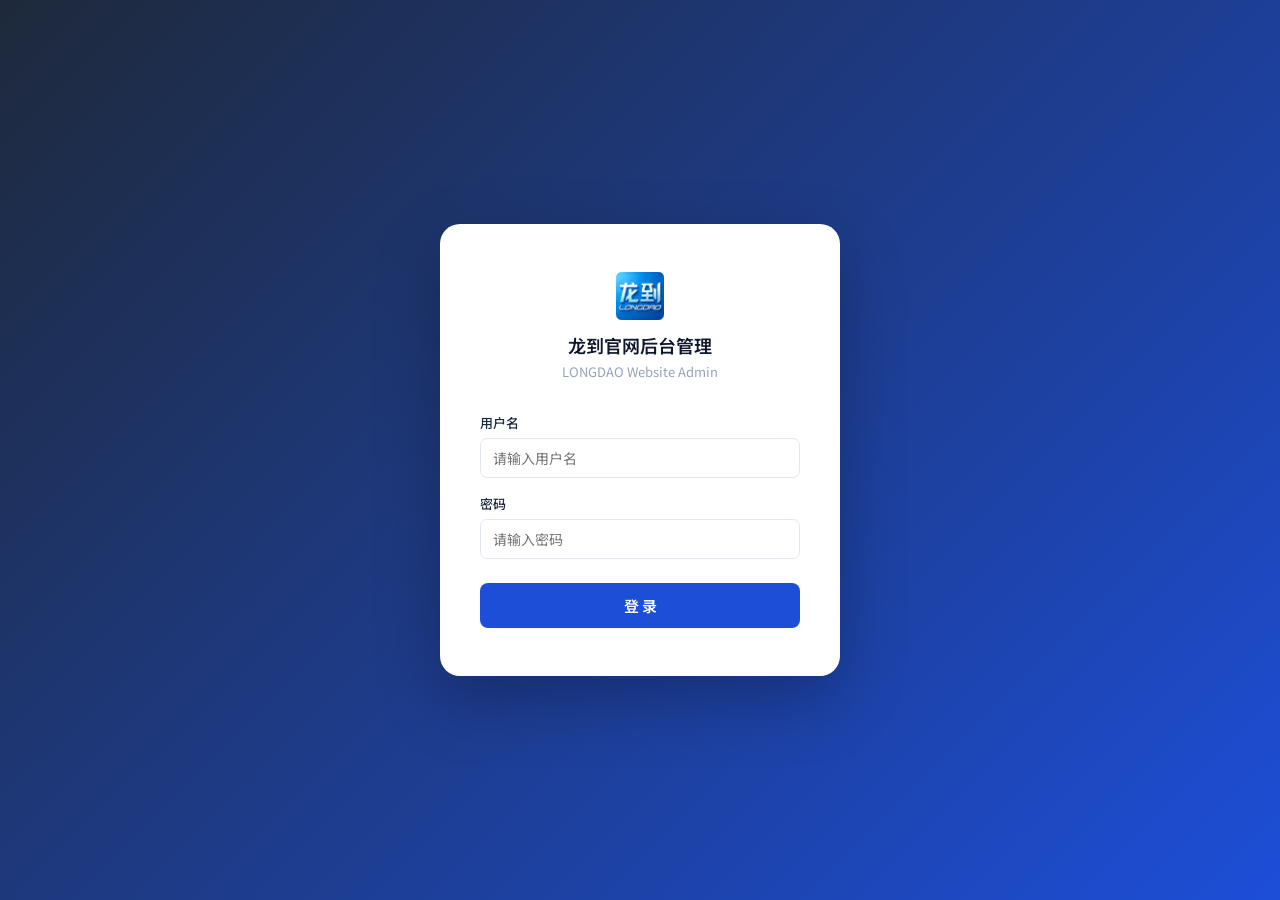
<file: admin.html>
<!DOCTYPE html>
<html lang="zh-CN">
<head>
  <meta charset="UTF-8" />
  <meta name="viewport" content="width=device-width, initial-scale=1.0" />
  <title>龙到官网后台管理系统</title>
  <link rel="preconnect" href="https://fonts.googleapis.com" />
  <link href="https://fonts.googleapis.com/css2?family=Noto+Sans+SC:wght@300;400;500;600;700&display=swap" rel="stylesheet" />
  <style>
    *, *::before, *::after { box-sizing: border-box; margin: 0; padding: 0; }
    :root {
      --primary: #1d4ed8; --primary-light: #2563eb; --primary-dark: #1e40af;
      --accent: #0ea5e9; --dark: #0f172a; --dark-2: #1e293b;
      --text: #1e293b; --text-2: #475569; --text-3: #94a3b8;
      --bg: #f8fafc; --bg-white: #ffffff; --border: #e2e8f0;
      --success: #16a34a; --danger: #dc2626; --warning: #d97706;
      --sidebar-w: 240px;
      --radius: 10px;
      --shadow: 0 1px 4px rgba(0,0,0,0.08);
      --shadow-md: 0 4px 16px rgba(0,0,0,0.08);
    }
    body { font-family: 'Noto Sans SC', -apple-system, sans-serif; background: var(--bg); color: var(--text); display: flex; min-height: 100vh; }

    /* ===== 登录页 ===== */
    #loginPage {
      position: fixed; inset: 0; background: linear-gradient(135deg,#1e293b 0%,#1d4ed8 100%);
      display: flex; align-items: center; justify-content: center; z-index: 9999;
    }
    .login-box {
      background: white; border-radius: 20px; padding: 48px 40px;
      width: 400px; max-width: 90vw;
      box-shadow: 0 24px 64px rgba(0,0,0,0.25);
    }
    .login-logo { text-align: center; margin-bottom: 32px; }
    .login-logo img { height: 48px; margin-bottom: 12px; display: block; margin-left: auto; margin-right: auto; }
    .login-logo h2 { font-size: 18px; font-weight: 600; color: var(--dark); }
    .login-logo p { font-size: 13px; color: var(--text-3); margin-top: 4px; }
    .login-form .form-group { margin-bottom: 16px; }
    .login-form label { display: block; font-size: 13px; font-weight: 500; color: var(--text); margin-bottom: 6px; }
    .login-form input {
      width: 100%; padding: 10px 14px; border: 1.5px solid var(--border);
      border-radius: 8px; font-size: 14px; font-family: inherit;
      transition: border-color 0.2s; outline: none;
    }
    .login-form input:focus { border-color: var(--primary); box-shadow: 0 0 0 3px rgba(37,99,235,0.1); }
    .login-btn {
      width: 100%; padding: 12px; background: var(--primary); color: white;
      border: none; border-radius: 8px; font-size: 15px; font-weight: 600;
      cursor: pointer; transition: background 0.2s; margin-top: 8px;
      font-family: inherit;
    }
    .login-btn:hover { background: var(--primary-dark); }
    .login-error { color: var(--danger); font-size: 13px; text-align: center; margin-top: 12px; display: none; }

    /* ===== 侧边栏 ===== */
    #sidebar {
      width: var(--sidebar-w); min-height: 100vh; background: var(--dark);
      display: flex; flex-direction: column; flex-shrink: 0; position: fixed; left: 0; top: 0; bottom: 0; z-index: 100;
    }
    .sidebar-brand {
      padding: 20px 20px 16px;
      border-bottom: 1px solid rgba(255,255,255,0.08);
    }
    .sidebar-brand h1 { font-size: 15px; font-weight: 700; color: white; }
    .sidebar-brand p { font-size: 11px; color: rgba(255,255,255,0.4); margin-top: 2px; }
    .sidebar-nav { flex: 1; padding: 12px 0; }
    .nav-section-title {
      font-size: 10px; font-weight: 600; color: rgba(255,255,255,0.3);
      padding: 12px 20px 6px; letter-spacing: 1px; text-transform: uppercase;
    }
    .sidebar-link {
      display: flex; align-items: center; gap: 10px;
      padding: 10px 20px; color: rgba(255,255,255,0.65);
      font-size: 14px; cursor: pointer; transition: all 0.15s;
      border-left: 3px solid transparent;
      user-select: none;
    }
    .sidebar-link:hover { background: rgba(255,255,255,0.06); color: white; }
    .sidebar-link.active { background: rgba(37,99,235,0.3); color: white; border-left-color: var(--accent); }
    .sidebar-link .nav-icon { font-size: 16px; flex-shrink: 0; }
    .sidebar-footer {
      padding: 16px 20px; border-top: 1px solid rgba(255,255,255,0.08);
    }
    .logout-btn {
      width: 100%; padding: 8px 12px; background: rgba(220,38,38,0.2);
      color: #fca5a5; border: 1px solid rgba(220,38,38,0.3);
      border-radius: 6px; font-size: 13px; cursor: pointer; font-family: inherit;
      transition: background 0.2s;
    }
    .logout-btn:hover { background: rgba(220,38,38,0.35); }

    /* ===== 主内容区 ===== */
    #mainContent {
      margin-left: var(--sidebar-w); flex: 1; display: flex; flex-direction: column;
    }
    .topbar {
      background: white; border-bottom: 1px solid var(--border);
      padding: 0 28px; height: 56px; display: flex; align-items: center; justify-content: space-between;
      position: sticky; top: 0; z-index: 50;
    }
    .topbar-title { font-size: 16px; font-weight: 600; color: var(--dark); }
    .topbar-right { display: flex; align-items: center; gap: 16px; }
    .topbar-user { font-size: 13px; color: var(--text-2); }
    .topbar-link { font-size: 13px; color: var(--primary); text-decoration: none; }
    .topbar-link:hover { text-decoration: underline; }

    /* ===== 内容面板 ===== */
    .panel { display: none; padding: 28px; }
    .panel.active { display: block; }

    /* 统计卡片 */
    .stats-grid {
      display: grid; grid-template-columns: repeat(4, 1fr); gap: 16px; margin-bottom: 28px;
    }
    .stat-card {
      background: white; border-radius: var(--radius); padding: 20px 24px;
      border: 1px solid var(--border); box-shadow: var(--shadow);
    }
    .stat-card .sc-label { font-size: 13px; color: var(--text-3); margin-bottom: 8px; }
    .stat-card .sc-num { font-size: 28px; font-weight: 700; color: var(--dark); }
    .stat-card .sc-sub { font-size: 12px; color: var(--text-3); margin-top: 4px; }
    .stat-card.blue .sc-num { color: var(--primary); }
    .stat-card.green .sc-num { color: var(--success); }
    .stat-card.orange .sc-num { color: var(--warning); }

    /* 通用卡片 */
    .card {
      background: white; border-radius: var(--radius);
      border: 1px solid var(--border); box-shadow: var(--shadow); overflow: hidden;
    }
    .card-header {
      padding: 16px 20px; border-bottom: 1px solid var(--border);
      display: flex; align-items: center; justify-content: space-between;
    }
    .card-header h3 { font-size: 15px; font-weight: 600; color: var(--dark); }
    .card-body { padding: 20px; }

    /* 按钮 */
    .btn { display: inline-flex; align-items: center; gap: 6px; padding: 8px 16px; border-radius: 7px; font-size: 13px; font-weight: 500; cursor: pointer; border: none; transition: all 0.15s; font-family: inherit; }
    .btn-primary { background: var(--primary); color: white; }
    .btn-primary:hover { background: var(--primary-dark); }
    .btn-danger { background: var(--danger); color: white; }
    .btn-danger:hover { background: #b91c1c; }
    .btn-outline { background: transparent; border: 1.5px solid var(--border); color: var(--text-2); }
    .btn-outline:hover { border-color: var(--primary); color: var(--primary); }
    .btn-sm { padding: 5px 10px; font-size: 12px; }
    .btn-success { background: var(--success); color: white; }

    /* 表格 */
    .data-table { width: 100%; border-collapse: collapse; font-size: 14px; }
    .data-table thead th { background: var(--bg); padding: 11px 16px; text-align: left; font-weight: 600; color: var(--text-2); font-size: 12px; border-bottom: 1px solid var(--border); white-space: nowrap; }
    .data-table tbody td { padding: 12px 16px; border-bottom: 1px solid var(--border); color: var(--text); vertical-align: middle; }
    .data-table tbody tr:last-child td { border-bottom: none; }
    .data-table tbody tr:hover { background: #f8fafc; }

    /* 徽章 */
    .badge { display: inline-block; padding: 2px 10px; border-radius: 20px; font-size: 12px; font-weight: 500; }
    .badge-blue { background: rgba(37,99,235,0.1); color: var(--primary); }
    .badge-green { background: rgba(22,163,74,0.1); color: var(--success); }
    .badge-orange { background: rgba(217,119,6,0.1); color: var(--warning); }
    .badge-gray { background: rgba(148,163,184,0.15); color: var(--text-3); }

    /* 表单 */
    .form-row { display: grid; grid-template-columns: 1fr 1fr; gap: 16px; }
    .form-group { margin-bottom: 16px; }
    .form-group label { display: block; font-size: 13px; font-weight: 500; color: var(--text); margin-bottom: 6px; }
    .form-group input, .form-group select, .form-group textarea {
      width: 100%; padding: 9px 12px; border: 1.5px solid var(--border);
      border-radius: 7px; font-size: 14px; font-family: inherit; outline: none; transition: border-color 0.2s;
    }
    .form-group input:focus, .form-group select:focus, .form-group textarea:focus {
      border-color: var(--primary); box-shadow: 0 0 0 3px rgba(37,99,235,0.08);
    }
    .form-group textarea { min-height: 100px; resize: vertical; }
    .form-actions { display: flex; gap: 10px; margin-top: 4px; }

    /* 模态框 */
    .modal-backdrop {
      position: fixed; inset: 0; background: rgba(0,0,0,0.45);
      z-index: 200; display: none; align-items: center; justify-content: center;
    }
    .modal-backdrop.open { display: flex; }
    .modal-box {
      background: white; border-radius: 14px; padding: 28px;
      width: 560px; max-width: 92vw; max-height: 90vh; overflow-y: auto;
      box-shadow: 0 24px 64px rgba(0,0,0,0.2);
    }
    .modal-title { font-size: 17px; font-weight: 700; color: var(--dark); margin-bottom: 20px; }
    .modal-footer { display: flex; gap: 10px; margin-top: 20px; justify-content: flex-end; }

    /* Toast */
    #toast {
      position: fixed; bottom: 28px; right: 28px; background: var(--dark);
      color: white; padding: 12px 20px; border-radius: 8px; font-size: 14px;
      box-shadow: 0 8px 24px rgba(0,0,0,0.2); z-index: 9999;
      transform: translateY(80px); opacity: 0; transition: all 0.3s; pointer-events: none;
    }
    #toast.show { transform: translateY(0); opacity: 1; }
    #toast.success { background: var(--success); }
    #toast.error { background: var(--danger); }

    /* 空状态 */
    .empty-state { text-align: center; padding: 48px 20px; color: var(--text-3); }
    .empty-state p { margin-top: 8px; font-size: 14px; }

    /* 图片预览 */
    .banner-preview-list { display: flex; flex-direction: column; gap: 12px; }
    .banner-item {
      display: flex; align-items: center; gap: 16px; padding: 12px 16px;
      background: var(--bg); border-radius: 8px; border: 1px solid var(--border);
    }
    .banner-thumb { width: 120px; height: 60px; object-fit: cover; border-radius: 6px; background: var(--border); }
    .banner-thumb-placeholder { width: 120px; height: 60px; background: linear-gradient(135deg,#dbeafe,#bfdbfe); border-radius: 6px; display: flex; align-items: center; justify-content: center; font-size: 11px; color: var(--primary); }
    .banner-info { flex: 1; }
    .banner-info strong { font-size: 14px; color: var(--dark); display: block; }
    .banner-info span { font-size: 12px; color: var(--text-3); }

    /* 分割线 */
    .divider { height: 1px; background: var(--border); margin: 20px 0; }

    /* 搜索栏 */
    .search-bar { display: flex; gap: 10px; margin-bottom: 16px; align-items: center; }
    .search-bar input { flex: 1; padding: 8px 12px; border: 1.5px solid var(--border); border-radius: 7px; font-size: 13px; font-family: inherit; outline: none; }
    .search-bar input:focus { border-color: var(--primary); }

    /* 响应式 */
    @media (max-width: 900px) {
      :root { --sidebar-w: 200px; }
      .stats-grid { grid-template-columns: repeat(2, 1fr); }
      .form-row { grid-template-columns: 1fr; }
    }

    /* 图库网格 */
    .gallery-grid {
      display: grid;
      grid-template-columns: repeat(auto-fill, minmax(180px, 1fr));
      gap: 16px;
    }
    .gallery-item {
      background: var(--bg);
      border: 1px solid var(--border);
      border-radius: var(--radius);
      overflow: hidden;
      transition: box-shadow 0.2s;
    }
    .gallery-item:hover { box-shadow: var(--shadow-md); }
    .gallery-thumb-wrap {
      width: 100%; aspect-ratio: 4/3;
      background: var(--border);
      display: flex; align-items: center; justify-content: center;
      overflow: hidden;
    }
    .gallery-thumb-wrap img { width: 100%; height: 100%; object-fit: cover; }
    .gallery-item-info { padding: 10px 12px; }
    .gallery-item-name {
      font-size: 13px; font-weight: 500; color: var(--dark);
      white-space: nowrap; overflow: hidden; text-overflow: ellipsis;
    }
    .gallery-item-meta { font-size: 11px; color: var(--text-3); margin-top: 2px; }
    .gallery-item-actions {
      display: flex; gap: 6px; padding: 8px 12px; border-top: 1px solid var(--border);
    }

    /* 图片选择器 */
    .image-picker-grid {
      display: grid;
      grid-template-columns: repeat(auto-fill, minmax(120px, 1fr));
      gap: 12px; max-height: 50vh; overflow-y: auto; padding: 4px 0;
    }
    .image-picker-item {
      border: 2px solid var(--border); border-radius: 8px;
      overflow: hidden; cursor: pointer; transition: border-color 0.15s;
    }
    .image-picker-item:hover { border-color: var(--primary); }
    .image-picker-item.selected {
      border-color: var(--primary); box-shadow: 0 0 0 3px rgba(37,99,235,0.2);
    }
    .image-picker-thumb {
      width: 100%; aspect-ratio: 4/3; object-fit: cover; background: var(--border);
    }
    .image-picker-name {
      font-size: 11px; padding: 6px 8px;
      white-space: nowrap; overflow: hidden; text-overflow: ellipsis;
      color: var(--text-2);
    }

    /* 产品详情编辑 */
    .detail-section { margin-bottom: 24px; }
    .detail-section-title { font-size: 14px; font-weight: 600; color: var(--dark); margin-bottom: 12px; padding-bottom: 8px; border-bottom: 1px solid var(--border); }
    .highlight-item { display: grid; grid-template-columns: 120px 1fr 1fr; gap: 10px; margin-bottom: 10px; align-items: center; }
    .scene-item { display: grid; grid-template-columns: 60px 1fr; gap: 8px; margin-bottom: 10px; }
    .scene-item textarea { min-height: 60px; }
    .spec-table-input { width: 100%; border: 1.5px solid var(--border); border-radius: 6px; padding: 7px 10px; font-size: 13px; font-family: inherit; outline: none; }
    .spec-table-input:focus { border-color: var(--primary); }
    .spec-cols-grid { display: grid; gap: 8px; margin-bottom: 12px; }
    .spec-row-grid { display: grid; gap: 8px; align-items: center; }
    .oem-item-row { display: flex; gap: 8px; margin-bottom: 8px; }
    .related-tags { display: flex; gap: 8px; flex-wrap: wrap; margin-top: 8px; }
    .related-tag { padding: 4px 12px; border-radius: 20px; font-size: 12px; background: var(--bg); border: 1.5px solid var(--border); cursor: pointer; transition: all 0.15s; }
    .related-tag.active { background: var(--primary); color: white; border-color: var(--primary); }
    .product-img-preview { max-width: 200px; max-height: 120px; border-radius: 6px; object-fit: cover; margin-top: 8px; border: 1px solid var(--border); }

    /* 发布状态提示 */
    .publish-bar {
      display: none; padding: 12px 20px; border-radius: 8px;
      margin-bottom: 20px; font-size: 14px; align-items: center; gap: 10px;
    }
    .publish-bar.show { display: flex; }
    .publish-bar.success { background: rgba(22,163,74,0.1); color: var(--success); border: 1px solid rgba(22,163,74,0.2); }
    .publish-bar.error { background: rgba(220,38,38,0.1); color: var(--danger); border: 1px solid rgba(220,38,38,0.2); }
    .publish-bar.loading { background: rgba(37,99,235,0.1); color: var(--primary); border: 1px solid rgba(37,99,235,0.2); }
  </style>
</head>
<body>

<!-- 登录页 -->
<div id="loginPage">
  <div class="login-box">
    <div class="login-logo">
      <img src="images/logo.png" alt="龙到科技" onerror="this.style.display='none'" />
      <h2>龙到官网后台管理</h2>
      <p>LONGDAO Website Admin</p>
    </div>
    <form class="login-form" id="loginForm">
      <div class="form-group">
        <label>用户名</label>
        <input type="text" id="loginUser" placeholder="请输入用户名" autocomplete="username" />
      </div>
      <div class="form-group">
        <label>密码</label>
        <input type="password" id="loginPass" placeholder="请输入密码" autocomplete="current-password" />
      </div>
      <button type="submit" class="login-btn">登 录</button>
      <p class="login-error" id="loginError">用户名或密码错误，请重试</p>
    </form>
  </div>
</div>

<!-- 侧边栏 -->
<aside id="sidebar">
  <div class="sidebar-brand">
    <h1>🛠 龙到后台</h1>
    <p>LONGDAO Admin v1.0</p>
  </div>
  <nav class="sidebar-nav">
    <div class="nav-section-title">概览</div>
    <div class="sidebar-link active" data-panel="dashboard"><span class="nav-icon">📊</span> 数据概览</div>
    <div class="nav-section-title">内容管理</div>
    <div class="sidebar-link" data-panel="products"><span class="nav-icon">📦</span> 产品管理</div>
    <div class="sidebar-link" data-panel="product-details"><span class="nav-icon">📋</span> 产品详情</div>
    <div class="sidebar-link" data-panel="banners"><span class="nav-icon">🖼</span> 轮播图管理</div>
    <div class="sidebar-link" data-panel="gallery"><span class="nav-icon">📁</span> 图库管理</div>
    <div class="sidebar-link" data-panel="company"><span class="nav-icon">🏢</span> 公司信息</div>
    <div class="nav-section-title">用户消息</div>
    <div class="sidebar-link" data-panel="messages"><span class="nav-icon">💬</span> 留言管理 <span id="msgBadge" style="background:#dc2626;color:white;border-radius:10px;padding:1px 7px;font-size:11px;margin-left:auto;display:none"></span></div>
    <div class="nav-section-title">系统</div>
    <div class="sidebar-link" data-panel="settings"><span class="nav-icon">⚙️</span> 系统设置</div>
  </nav>
  <div class="sidebar-footer">
    <button class="logout-btn" id="logoutBtn">退出登录</button>
  </div>
</aside>

<!-- 主内容 -->
<div id="mainContent">
  <div class="topbar">
    <span class="topbar-title" id="topbarTitle">数据概览</span>
    <div class="topbar-right">
      <span class="topbar-user" id="topbarUser">管理员</span>
      <a href="index.html" class="topbar-link" target="_blank">查看前台 →</a>
    </div>
  </div>

  <!-- 数据概览面板 -->
  <div class="panel active" id="panel-dashboard">
    <div class="stats-grid">
      <div class="stat-card blue">
        <div class="sc-label">产品总数</div>
        <div class="sc-num" id="statProducts">4</div>
        <div class="sc-sub">4个定制方案</div>
      </div>
      <div class="stat-card">
        <div class="sc-label">轮播图</div>
        <div class="sc-num" id="statBanners">1</div>
        <div class="sc-sub">首页轮播图片</div>
      </div>
      <div class="stat-card green">
        <div class="sc-label">未读留言</div>
        <div class="sc-num" id="statMessages">0</div>
        <div class="sc-sub">用户咨询留言</div>
      </div>
      <div class="stat-card orange">
        <div class="sc-label">数据版本</div>
        <div class="sc-num">v1.0</div>
        <div class="sc-sub">龙到官网 1.0</div>
      </div>
    </div>
    <div class="card">
      <div class="card-header"><h3>📋 最新留言</h3><button class="btn btn-outline btn-sm" onclick="switchPanel('messages')">查看全部</button></div>
      <div class="card-body" id="dashMsgList">
        <div class="empty-state"><span style="font-size:32px">💬</span><p>暂无留言记录</p></div>
      </div>
    </div>
  </div>

  <!-- 产品管理面板 -->
  <div class="panel" id="panel-products">
    <div class="card">
      <div class="card-header">
        <h3>📦 产品列表</h3>
        <button class="btn btn-primary" onclick="openProductModal()">＋ 新增产品</button>
      </div>
      <div class="card-body" style="padding:0">
        <table class="data-table" id="productTable">
          <thead><tr><th>缩略图</th><th>产品名称</th><th>分类</th><th>规格亮点</th><th>详情页</th><th>状态</th><th>操作</th></tr></thead>
          <tbody id="productTbody"></tbody>
        </table>
      </div>
    </div>
  </div>

  <!-- 轮播图管理面板 -->
  <div class="panel" id="panel-banners">
    <div class="card" style="margin-bottom:20px">
      <div class="card-header">
        <h3>🖼 轮播图列表</h3>
        <button class="btn btn-primary" onclick="openBannerModal()">＋ 添加轮播图</button>
      </div>
      <div class="card-body">
        <div class="banner-preview-list" id="bannerList"></div>
      </div>
    </div>
    <div class="card">
      <div class="card-header"><h3>💡 使用说明</h3></div>
      <div class="card-body" style="font-size:13px;color:var(--text-2);line-height:1.8">
        <p>1. 轮播图支持添加多张图片，首页将按顺序自动播放。</p>
        <p>2. 图片建议尺寸：<strong>1920×749px</strong>，支持JPG/WebP格式。</p>
        <p>3. 修改后请点击"保存并发布"使更改生效。</p>
        <p>4. 目前使用本地存储，如需持久化请对接 Cloudflare Workers API。</p>
      </div>
    </div>
  </div>

  <!-- 产品详情管理面板 -->
  <div class="panel" id="panel-product-details">
    <div class="card" style="margin-bottom:20px">
      <div class="card-header">
        <h3>📋 产品详情管理</h3>
        <button class="btn btn-primary" onclick="saveProductDetail()">💾 保存当前</button>
      </div>
      <div class="card-body">
        <p style="font-size:13px;color:var(--text-2);margin-bottom:16px">选择产品分类后，可编辑该产品详情页的文字内容。图片请使用上方「图库管理」上传后再填写路径。</p>
        <div style="display:flex;gap:8px;margin-bottom:20px;flex-wrap:wrap" id="detailTypeTabs">
          <button class="btn btn-primary btn-sm" onclick="switchDetailType('aio')" id="tab-aio">🖥 一体化智显终端</button>
          <button class="btn btn-outline btn-sm" onclick="switchDetailType('mini')" id="tab-mini">📦 桌面集成算力屏</button>
          <button class="btn btn-outline btn-sm" onclick="switchDetailType('display')" id="tab-display">📺 商用视算终端</button>
          <button class="btn btn-outline btn-sm" onclick="switchDetailType('desktop')" id="tab-desktop">💻 桌面智能显示设备</button>
        </div>
        <div style="display:none" id="detail-edit-aio" class="detail-edit-panel"></div>
        <div style="display:none" id="detail-edit-mini" class="detail-edit-panel"></div>
        <div style="display:none" id="detail-edit-display" class="detail-edit-panel"></div>
        <div style="display:none" id="detail-edit-desktop" class="detail-edit-panel"></div>
      </div>
    </div>
  </div>

  <!-- 公司信息面板 -->
  <div class="panel" id="panel-company">
    <div class="card">
      <div class="card-header"><h3>🏢 公司基本信息</h3></div>
      <div class="card-body">
        <div class="form-row">
          <div class="form-group">
            <label>公司中文名称</label>
            <input type="text" id="companyName" />
          </div>
          <div class="form-group">
            <label>公司英文名称</label>
            <input type="text" id="companyNameEn" />
          </div>
        </div>
        <div class="form-row">
          <div class="form-group">
            <label>联系电话</label>
            <input type="text" id="companyPhone" />
          </div>
          <div class="form-group">
            <label>电子邮箱</label>
            <input type="email" id="companyEmail" />
          </div>
        </div>
        <div class="form-group">
          <label>公司地址</label>
          <input type="text" id="companyAddress" />
        </div>
        <div class="form-group">
          <label>ICP备案号</label>
          <input type="text" id="companyIcp" />
        </div>
        <div class="form-group">
          <label>工作时间</label>
          <input type="text" id="companyHours" />
        </div>
        <div class="divider"></div>
        <h4 style="font-size:14px;margin-bottom:16px;color:var(--dark)">关于我们 - 简介内容</h4>
        <div class="form-group">
          <label>公司简介（第一段）</label>
          <textarea id="aboutP1" rows="3"></textarea>
        </div>
        <div class="form-group">
          <label>公司简介（第二段）</label>
          <textarea id="aboutP2" rows="3"></textarea>
        </div>
        <div class="form-actions">
          <button class="btn btn-primary" onclick="saveCompany()">💾 保存公司信息</button>
        </div>
      </div>
    </div>
  </div>

  <!-- 留言管理面板 -->
  <div class="panel" id="panel-messages">
    <div class="card">
      <div class="card-header">
        <h3>💬 用户留言</h3>
        <div style="display:flex;gap:8px">
          <button class="btn btn-outline btn-sm" onclick="markAllRead()">全部标为已读</button>
          <button class="btn btn-danger btn-sm" onclick="clearMessages()">清空留言</button>
        </div>
      </div>
      <div class="card-body" style="padding:0">
        <table class="data-table" id="msgTable">
          <thead><tr><th>姓名</th><th>电话</th><th>公司</th><th>咨询产品</th><th>留言内容</th><th>提交时间</th><th>状态</th><th>操作</th></tr></thead>
          <tbody id="msgTbody"></tbody>
        </table>
      </div>
    </div>
  </div>

  <!-- 系统设置面板 -->
  <div class="panel" id="panel-settings">
    <div class="card" style="margin-bottom:20px">
      <div class="card-header"><h3>⚙️ 管理员账户</h3></div>
      <div class="card-body">
        <div class="form-row">
          <div class="form-group">
            <label>当前用户名</label>
            <input type="text" id="settingUser" />
          </div>
          <div class="form-group">
            <label>新密码（留空不修改）</label>
            <input type="password" id="settingPass" placeholder="留空则不修改" />
          </div>
        </div>
        <div class="form-actions">
          <button class="btn btn-primary" onclick="saveSettings()">保存账户设置</button>
        </div>
      </div>
    </div>
    <div class="card" style="margin-bottom:20px">
      <div class="card-header"><h3>🔧 GitHub 配置</h3></div>
      <div class="card-body">
        <p style="font-size:13px;color:var(--text-2);margin-bottom:16px">配置 GitHub Token 后，可一键上传图片和数据到仓库，实现自动部署。</p>
        <div class="form-group">
          <label>GitHub Token（Fine-grained PAT）</label>
          <input type="password" id="settingToken" placeholder="ghp_..." style="font-family:monospace" />
          <p style="font-size:12px;color:var(--text-3);margin-top:6px">Token 需要 <code>contents:write</code> 权限。仅保存在浏览器本地，不会上传到服务器。</p>
        </div>
        <div class="form-actions">
          <button class="btn btn-primary" onclick="saveToken()">保存 Token</button>
          <button class="btn btn-outline" onclick="testToken()" style="margin-left:8px">测试连接</button>
        </div>
      </div>
    </div>
    <div class="card">
      <div class="card-header"><h3>🗄 数据管理</h3></div>
      <div class="card-body">
        <p style="font-size:13px;color:var(--text-2);margin-bottom:16px">导出或重置后台数据（存储在浏览器localStorage中）</p>
        <div style="display:flex;gap:10px;flex-wrap:wrap">
          <button class="btn btn-outline" onclick="exportData()">📤 导出全部数据</button>
          <button class="btn btn-outline" onclick="importDataTrigger()">📥 导入数据</button>
          <button class="btn btn-danger" onclick="resetAllData()">⚠️ 重置所有数据</button>
        </div>
        <input type="file" id="importFileInput" accept=".json" style="display:none" onchange="importData(event)" />
      </div>
    </div>
  </div>

  <!-- 图库管理面板 -->
  <div class="panel" id="panel-gallery">
    <div class="card">
      <div class="card-header">
        <h3>📁 图库管理</h3>
        <button class="btn btn-primary" onclick="triggerImageUpload()">＋ 上传图片</button>
      </div>
      <div class="card-body">
        <p style="font-size:13px;color:var(--text-2);margin-bottom:16px">上传图片到 GitHub 仓库的 <code>images/</code> 目录。支持 JPG、PNG、WebP、SVG 格式。</p>
        <div class="gallery-grid" id="galleryGrid"></div>
        <div class="empty-state" id="galleryEmpty">
          <span style="font-size:32px">📁</span>
          <p>暂无图片，点击"上传图片"添加</p>
        </div>
      </div>
    </div>
    <input type="file" id="imageUploadInput" accept="image/*" style="display:none" onchange="handleImageUpload(event)" />
  </div>

</div>

<!-- 产品编辑模态框 -->
<div class="modal-backdrop" id="productModal">
  <div class="modal-box">
    <h2 class="modal-title" id="productModalTitle">新增产品</h2>
    <input type="hidden" id="editProductId" />
    <div class="form-row">
      <div class="form-group">
        <label>产品名称 *</label>
        <input type="text" id="pName" placeholder="如：一体化智显终端方案" />
      </div>
      <div class="form-group">
        <label>产品分类 *</label>
        <select id="pCategory">
          <option value="aio">一体化智显终端</option>
          <option value="mini">桌面集成算力屏</option>
          <option value="display">商用视算终端</option>
          <option value="desktop">桌面智能显示设备</option>
          <option value="other">其他</option>
        </select>
      </div>
    </div>
    <div class="form-group">
      <label>产品简介 *</label>
      <textarea id="pDesc" rows="3" placeholder="简要描述产品特点和适用场景"></textarea>
    </div>
    <div class="form-row">
      <div class="form-group">
        <label>规格亮点1</label>
        <input type="text" id="pSpec1" placeholder="如：屏幕尺寸：23.8&quot; - 49&quot;" />
      </div>
      <div class="form-group">
        <label>规格亮点2</label>
        <input type="text" id="pSpec2" placeholder="如：核心算力：基础/中端/高性能可选" />
      </div>
    </div>
    <div class="form-row">
      <div class="form-group">
        <label>规格亮点3</label>
        <input type="text" id="pSpec3" placeholder="如：内存：8GB - 32GB" />
      </div>
      <div class="form-group">
        <label>规格亮点4</label>
        <input type="text" id="pSpec4" placeholder="如：支持触控：选配" />
      </div>
    </div>
    <div class="form-row">
      <div class="form-group">
        <label>详情页链接</label>
        <input type="text" id="pDetailUrl" placeholder="如：product-aio.html" />
      </div>
      <div class="form-group">
        <label>产品图片路径</label>
        <input type="text" id="pImage" placeholder="如：images/logo.webp" />
        <button type="button" class="btn btn-outline btn-sm" style="margin-top:6px" onclick="openImagePicker(function(url){document.getElementById('pImage').value=url;document.getElementById('pImagePreview').src=url;})">📁 从图库选择</button>
        <img id="pImagePreview" class="product-img-preview" style="display:none" />
      </div>
    </div>
      <div class="form-group">
        <label>状态</label>
        <select id="pStatus">
          <option value="published">已发布</option>
          <option value="draft">草稿</option>
        </select>
      </div>
    </div>
    <div class="modal-footer">
      <button class="btn btn-outline" onclick="closeProductModal()">取消</button>
      <button class="btn btn-primary" onclick="saveProduct()">保存产品</button>
    </div>
  </div>
</div>

<!-- 轮播图模态框 -->
<div class="modal-backdrop" id="bannerModal">
  <div class="modal-box">
    <h2 class="modal-title">添加轮播图</h2>
    <div class="form-group">
      <label>图片路径 *</label>
      <input type="text" id="bannerSrc" placeholder="如：images/hero-banner-2.webp" />
    </div>
    <div class="form-group">
      <label>图片描述</label>
      <input type="text" id="bannerAlt" placeholder="图片说明文字" />
    </div>
    <div class="form-group">
      <label>链接地址（可选）</label>
      <input type="text" id="bannerLink" placeholder="点击跳转链接，留空则不跳转" />
    </div>
    <div class="modal-footer">
      <button class="btn btn-outline" onclick="closeBannerModal()">取消</button>
      <button class="btn btn-primary" onclick="saveBanner()">添加</button>
    </div>
  </div>
</div>

<!-- 查看留言详情模态框 -->
<div class="modal-backdrop" id="msgModal">
  <div class="modal-box">
    <h2 class="modal-title">留言详情</h2>
    <div id="msgDetailContent" style="font-size:14px;line-height:2;color:var(--text)"></div>
    <div class="modal-footer">
      <button class="btn btn-outline" onclick="closeMsgModal()">关闭</button>
    </div>
  </div>
</div>

<!-- 图片选择器模态框 -->
<div class="modal-backdrop" id="imagePickerModal">
  <div class="modal-box" style="width:680px">
    <h2 class="modal-title">📁 选择图片</h2>
    <div class="image-picker-grid" id="imagePickerGrid"></div>
    <div class="modal-footer">
      <button class="btn btn-outline" onclick="closeImagePicker()">取消</button>
    </div>
  </div>
</div>

<!-- Toast 提示 -->
<div id="toast"></div>

<script src="admin-github.js"></script>
<script>
/* ============================================================
   龙到官网后台管理系统 - 前端 JS
   数据存储：localStorage（纯前端，无需服务器）
   ============================================================ */

const STORAGE_KEY = 'longdao_admin_data';
const DEFAULT_ADMIN = { username: 'admin', password: 'longdao2024' };

/* ===== 初始化数据 ===== */
function getDefaultData() {
  return {
    admin: { ...DEFAULT_ADMIN },
    products: [
      { id: 'p1', name: '23.8-49英寸一体化智显终端方案', category: 'aio', desc: '京东方BOE原厂IPS面板，显示与算力一体化集成，适用于收银、医疗、教育等商业场景，按需定制组装。', specs: ['屏幕尺寸：23.8" - 49"', '面板：京东方IPS', '分辨率：1080P / 2K / 4K', '触控：选配'], detailUrl: 'product-aio.html', status: 'published', image: 'images/logo.webp' },
      { id: 'p2', name: '桌面集成算力屏系列', category: 'mini', desc: '超小体积，低功耗设计，算力模块化选配。适合多开运营、办公轻量应用及工业控制等多种场景。', specs: ['体积：极致小巧', '功耗：6W - 15W', '接口：HDMI / USB-C', '散热：风扇/无风扇可选'], detailUrl: 'product-mini.html', status: 'published', image: 'images/logo.webp' },
      { id: 'p3', name: '商用视算终端系列', category: 'display', desc: '高亮度、宽视角、7×24小时稳定运行。广泛应用于门店广告视显、直播间商用大屏、数字标牌等场景。', specs: ['尺寸：23.8" - 49"', '亮度：500 - 2000 nits', '分辨率：FHD / 4K UHD', '运行：7×24小时'], detailUrl: 'product-display.html', status: 'published', image: 'images/logo.webp' },
      { id: 'p4', name: '桌面智能显示设备系列', category: 'desktop', desc: '高性能算力配置，顶配可搭载5090图形模组。满足渲染剪辑、多开运营、工程计算等高负载专业应用。', specs: ['算力：模块化选配', '内存：16GB - 128GB', '图形模组：5090顶配可选', '存储：SSD + HDD'], detailUrl: 'product-desktop.html', status: 'published', image: 'images/logo.webp' }
    ],
    banners: [
      { id: 'b1', src: 'images/hero-banner-1.webp', alt: '广州龙到网络科技 - 智能硬件制造专家', link: '' }
    ],
    homepage: {
      hero: {
        badge: '专业 · 创新 · 定制',
        title: '智能硬件<span class="highlight">制造专家</span><br>引领科技新未来',
        desc: '专注一体化智显终端、桌面集成算力屏、商用视算终端及桌面智能显示设备研发制造<br>提供专业 定制研发服务，满足您的个性化需求',
        stats: [
          { num: '10+', label: '年研发经验' },
          { num: '500+', label: '企业客户' },
          { num: '50+', label: '定制方案' },
          { num: '20+', label: '出口国家' }
        ]
      },
      advantages: [
        { icon: 'check', title: '品质保证', desc: '严格质量管控体系，通过ISO国际认证，每款产品出厂前经过严格测试' },
        { icon: 'display', title: '定制研发', desc: '支持外观设计、硬件配置、软件系统全面定制，满足品牌商个性化需求' },
        { icon: 'plus', title: '快速交付', desc: '完善的供应链管理，快速响应客户需求，确保准时交货，降低客户等待成本' },
        { icon: 'home', title: '专业服务', desc: '资深工程师团队提供全程技术支持，售前咨询到售后维护一站式解决方案' }
      ],
      about: {
        title: '关于我们',
        tag: 'ABOUT US',
        subtitle: '深耕硬件制造领域，以技术创新驱动企业发展',
        text1: '龙到® 智造成立于广州，是大湾区工贸一体化定制厂商，专注商用智能视算终端定制研发、生产与交付。公司主要经营23.8-49英寸一体化智显终端、桌面集成算力屏、商用视算终端及桌面智能显示设备，全系搭载京东方BOE原厂IPS面板，提供一站式定制研发服务。',
        text2: '经过多年发展，公司已形成完整的产品研发体系和成熟的制造工艺，产品覆盖教育、医疗、零售、金融等多个行业领域，深受国内外客户信赖。',
        features: ['自主研发核心技术，持续创新迭代', '通过CE、FCC、RoHS等国际权威认证', '完善售后服务体系，响应及时高效', '产品远销欧美、东南亚等20余个国家和地区'],
        certs: ['CE认证', 'FCC认证', 'RoHS认证', 'ISO9001'],
        year: 'Est. 2014',
        location: '📍 广州 · 广东',
        rating: 'A+ 供应商评级'
      },
      oem: {
        tag: 'CUSTOM',
        title: '定制服务',
        desc: '我们提供从设计、开发到生产的全流程定制研发服务，帮助您快速将产品理念变为现实。无论是外观设计定制、硬件配置调整，还是软件系统集成，我们的专业团队都能为您提供最优解决方案。',
        steps: ['需求沟通', '方案设计', '样品确认', '批量生产'],
        badges: [
          { icon: 'design', title: '外观定制' },
          { icon: 'display', title: '智显定制' },
          { icon: 'software', title: '软件集成' },
          { icon: 'package', title: '包装定制' }
        ]
      }
    },
    productDetails: {
      aio: {
        tag: '一体化智显终端', series: 'AIO Series', title: '23.8-49英寸一体化智显终端方案',
        summary: '京东方BOE原厂IPS面板，显示与算力一体化集成，专为收银、医疗、教育、零售等商业场景设计，按需定制组装，支持全面智显定制服务。',
        highlights: [
          { icon: 'display', title: '23.8" - 49"', subtitle: '多尺寸选择' },
          { icon: 'touch', title: '触控可选', subtitle: '电容多点触控' },
          { icon: 'cpu', title: '算力可选', subtitle: '多平台兼容' },
          { icon: 'custom', title: '定制研发', subtitle: '全面定制服务' }
        ],
        specs: {
          headers: ['参数项目', '基础款', '标准款', '专业款'],
          rows: [
            ['屏幕尺寸', '23.8"', '27" / 34"', '49"'],
            ['面板类型', '京东方BOE原厂IPS面板', '京东方BOE原厂IPS面板', '京东方BOE原厂IPS面板'],
            ['分辨率', '1080P FHD', '2K QHD', '4K UHD'],
            ['核心算力', '基础处理器', '中端处理器', '高性能处理器'],
            ['内存', '8GB DDR4', '16GB DDR4', '32GB DDR4'],
            ['存储', '128GB SSD', '256GB / 512GB SSD', '512GB / 1TB SSD'],
            ['系统生态', '深度适配Windows商用生态', '深度适配Windows商用生态', '深度适配Windows商用生态'],
            ['触控', '不支持', '可选（10点电容）', '标配（10点电容）'],
            ['接口', 'USB×4, HDMI×1', 'USB×6, HDMI×2, RJ45', 'USB×8, HDMI×2, DP, RJ45'],
            ['屏幕素质', 'IPS广视角、DC无频闪、低蓝光、专业色彩校准', 'IPS广视角、DC无频闪、低蓝光、专业色彩校准', 'IPS广视角、DC无频闪、低蓝光、专业色彩校准'],
            ['认证', 'CE / FCC', 'CE / FCC / RoHS', 'CE / FCC / RoHS / ISO9001']
          ]
        },
        scenes: [
          { icon: 'store', title: '零售收银', desc: '点位精确触控，收银系统稳定运行，支持多外设扩展，打印机、扫码枪一体接入。' },
          { icon: 'medical', title: '医疗行业', desc: '医疗级防水设计可选，符合医疗环境标准，适用于护士站、门诊叫号、检查报告展示。' },
          { icon: 'edu', title: '教育培训', desc: '大屏触控交互，支持电子教学，批量定制系统镜像，降低IT运维成本。' },
          { icon: 'finance', title: '金融自助', desc: '稳定可靠的硬件平台，支持人脸识别模块集成，适用于自助业务终端场景。' },
          { icon: 'hotel', title: '酒店前台', desc: '简洁美观的一体化设计，节省台面空间，与管理系统无缝对接。' },
          { icon: 'industry', title: '工业控制', desc: '可选工业级配置，支持宽温运行，适应复杂工厂环境，稳定运行无忧。' }
        ],
        oem: { items: ['外观定制：机身颜色、LOGO、尺寸比例均可按需调整', '配置定制：核心算力、内存、存储、接口按项目需求配置', '系统集成：预装指定操作系统和应用软件', '包装定制：品牌包装、配件搭配、说明书定制', '起订量：1台起个性化定制，30台以上享专属议价'] },
        related: ['mini', 'display', 'desktop']
      },
      mini: {
        tag: '桌面集成算力屏', series: 'Computing Screen Series', title: '桌面集成算力屏系列',
        summary: '超小体积，低功耗设计，算力模块化选配。专为多开运营、办公轻量应用及工业控制等多种场景设计，支持定制研发。',
        highlights: [
          { icon: 'size', title: '极致小巧', subtitle: '体积仅0.5L' },
          { icon: 'power', title: '低功耗', subtitle: '6W - 15W' },
          { icon: 'port', title: '丰富接口', subtitle: 'HDMI / USB-C' },
          { icon: 'custom', title: '定制研发', subtitle: '全面定制服务' }
        ],
        specs: {
          headers: ['参数项目', '入门款', '标准款', '高性能款'],
          rows: [
            ['核心算力', '基础处理器', '中端处理器', '高性能处理器'],
            ['内存', '4GB DDR4', '8GB DDR4', '16GB DDR4'],
            ['存储', '128GB SSD', '256GB SSD', '512GB SSD'],
            ['图形模组', '集成图形', '集成图形', '高性能集成图形'],
            ['接口', 'HDMI, USB×4', 'HDMI, DP, USB×6', 'HDMI×2, DP, USB×8'],
            ['网络', 'WiFi 5, 千兆网口', 'WiFi 6, 2.5G网口', 'WiFi 6E, 2.5G网口'],
            ['功耗', '6W', '10W', '25W'],
            ['系统生态', '深度适配Windows商用生态', '深度适配Windows商用生态', '深度适配Windows商用生态'],
            ['认证', 'CE / FCC', 'CE / FCC / RoHS', 'CE / FCC / RoHS / ISO9001']
          ]
        },
        scenes: [
          { icon: 'multi', title: '多开运营', desc: '小巧体积多台叠加，低功耗长时间运行，适合跨境电商工作室多账号管理。' },
          { icon: 'office', title: '办公应用', desc: '小巧放置显示器后，节省桌面空间，满足日常办公、视频会议需求。' },
          { icon: 'industry', title: '工业控制', desc: '宽温设计，串口可选，适用于自动化设备、数控机床等工业场景。' },
          { icon: 'signage', title: '数字标牌', desc: '7×24小时稳定运行，支持多屏输出，适用于信息发布系统。' }
        ],
        oem: { items: ['外壳定制：颜色、材质、LOGO铭牌均可定制', '智显定制：接口扩展、存储容量、内存规格按需配置', '系统定制：预装操作系统、应用软件、启动画面', '工业版本：宽温、导轨安装、无风扇设计可选', '起订量：1台起个性化定制，30台以上享专属议价'] },
        related: ['aio', 'display', 'desktop']
      },
      display: {
        tag: '商用视算终端', series: 'Display Series', title: '商用视算终端系列',
        summary: '高亮度、宽视角、7×24小时稳定运行。广泛应用于门店广告视显、直播间商用大屏、数字标牌等商业场景，支持定制研发。',
        highlights: [
          { icon: 'brightness', title: '500-2000 nits', subtitle: '高亮度可选' },
          { icon: 'view', title: '宽视角', subtitle: '178度可视角度' },
          { icon: 'time', title: '7×24小时', subtitle: '稳定运行' },
          { icon: 'custom', title: '定制研发', subtitle: '全面定制服务' }
        ],
        specs: {
          headers: ['参数项目', '标准款', '专业款', '旗舰款'],
          rows: [
            ['屏幕尺寸', '23.8" - 27"', '34" - 43"', '49"'],
            ['面板类型', '京东方BOE原厂IPS面板', '京东方BOE原厂IPS面板', '京东方BOE原厂IPS面板'],
            ['亮度', '500 nits', '700 nits', '2000 nits（高亮版）'],
            ['分辨率', 'FHD 1920×1080', 'FHD / 4K UHD', '4K UHD 3840×2160'],
            ['对比度', '1200:1', '4000:1', '5000:1'],
            ['视角', '178度/178度', '178度/178度', '178度/178度'],
            ['色域', '72% NTSC', '90% DCI-P3', '95% DCI-P3'],
            ['触屏', '不支持', '可选（红外/电容）', '标配（红外触控）'],
            ['接口', 'HDMI×1, VGA×1', 'HDMI×2, DP×1', 'HDMI×2, DP×2, USB-C'],
            ['运行时间', '16小时/天', '24小时/天', '7×24小时'],
            ['认证', 'CE / FCC', 'CE / FCC / RoHS', 'CE / FCC / RoHS / IP65']
          ]
        },
        scenes: [
          { icon: 'ad', title: '门店广告视显', desc: '高亮度显示屏，阳光下清晰可见，支持分屏播放，远程内容管理。' },
          { icon: 'live', title: '直播间商用大屏', desc: '4K高清显示，高色彩还原，适用于直播间实时画面展示与互动。' },
          { icon: 'signage', title: '数字标牌', desc: '7×24小时稳定运行，支持网络远程管理，降低运维成本。' },
          { icon: 'meeting', title: '会议室', desc: '4K高清显示，支持无线投屏，适用于企业会议室、培训室。' }
        ],
        oem: { items: ['尺寸定制：23.8-49英寸全尺寸按需选配', '亮度定制：室内/户外不同使用环境选配亮度', '系统定制：内置内容管理软件，预装指定系统', '外观定制：边框颜色、LOGO、底座造型均可定制', '起订量：1台起个性化定制，30台以上享专属议价'] },
        related: ['aio', 'mini', 'desktop']
      },
      desktop: {
        tag: '桌面智能显示设备', series: 'Smart Display Series', title: '桌面智能显示设备系列',
        summary: '高性能算力配置，支持高度个性化定制。顶配可搭载5090图形模组，满足渲染剪辑、多开运营、工程计算等高负载专业应用需求。',
        highlights: [
          { icon: 'cpu', title: '高性能算力', subtitle: '多代桌面级处理器' },
          { icon: 'gpu', title: '5090图形模组', subtitle: '顶配可选' },
          { icon: 'custom', title: '高度定制', subtitle: '配置自选' },
          { icon: 'custom', title: '定制研发', subtitle: '全面定制服务' }
        ],
        specs: {
          headers: ['参数项目', '办公款', '设计款', '工作站款'],
          rows: [
            ['核心算力', '中端桌面级处理器', '高性能桌面级处理器', '旗舰桌面级处理器'],
            ['内存', '16GB DDR4', '32GB DDR5', '64GB - 128GB ECC'],
            ['图形模组', '集成图形', '中端独立图形模组', '5090图形模组（顶配）'],
            ['存储', '256GB SSD + 1TB HDD', '512GB - 1TB SSD', '2TB SSD + 4TB HDD'],
            ['主板规格', '主流商用主板', '高性能主板', '工作站级主板'],
            ['电源', '300W - 450W', '550W - 750W', '850W - 1200W'],
            ['机箱', '微型塔式', '中塔式', '全塔式 / 静音机箱'],
            ['扩展槽', 'PCIe×4', 'PCIe×7', 'PCIe×10'],
            ['系统生态', '深度适配Windows商用生态', '深度适配Windows商用生态', '深度适配Windows商用生态'],
            ['认证', 'CE / FCC', 'CE / FCC / RoHS', 'CE / FCC / RoHS / ISV认证']
          ]
        },
        scenes: [
          { icon: 'office', title: '企业办公', desc: '稳定可靠的办公平台，支持多任务处理，满足企业日常办公需求。' },
          { icon: 'render', title: '渲染剪辑', desc: '高性能算力+独立图形模组，色彩校准显示屏，适用于视频剪辑、特效渲染。' },
          { icon: 'industry', title: '工程计算', desc: '多核算力+大内存，支持ECC校验，适用于CAD、仿真、科学计算。' },
          { icon: 'multi', title: '多开运营', desc: '高性能配置支持多开运行，适合跨境电商工作室、直播运营等场景。' }
        ],
        oem: { items: ['智显定制：核心算力、内存、图形模组、存储、接口扩展全面可配', '机箱定制：颜色、面板LOGO、多规格机箱可选', '系统定制：预装操作系统、驱动包、企业软件', '静音方案：静音机箱、被动散热可选', '起订量：1台起个性化定制，30台以上享专属议价'] },
        related: ['aio', 'mini', 'display']
      }
    },
    company: {
      name: '龙到® 智造',
      nameEn: 'GUANGZHOU LONGDAO NETWORK TECHNOLOGY CO., LTD.',
      phone: '400-XXX-XXXX',
      email: 'info@longdao.com',
      address: '广东省广州市',
      icp: '粤ICP备XXXXXXXX号',
      hours: '周一至周六 09:00 - 18:00',
      aboutP1: '龙到® 智造成立于广州，是大湾区工贸一体化定制厂商，专注商用智能视算终端定制研发、生产与交付。公司主要经营23.8-49英寸一体化智显终端、桌面集成算力屏、商用视算终端及桌面智能显示设备，全系搭载京东方BOE原厂IPS面板，提供一站式定制研发服务。',
      aboutP2: '经过多年发展，公司已形成完整的产品研发体系和成熟的制造工艺，产品覆盖教育、医疗、零售、金融等多个行业领域，深受国内外客户信赖。'
    },
    contact: {
      title: '联系我们',
      tag: 'CONTACT US',
      subtitle: '期待与您合作，共创美好商业未来',
      desc: '无论您有产品咨询、合作洽谈还是售后服务需求，我们的专业团队随时为您提供帮助。'
    },
    messages: []
  };
}

function loadData() {
  try {
    const raw = localStorage.getItem(STORAGE_KEY);
    if (raw) return JSON.parse(raw);
  } catch (e) {}
  return getDefaultData();
}

async function saveData() {
  // 保存到 localStorage
  localStorage.setItem(STORAGE_KEY, JSON.stringify(appData));
  
  // 同时保存到 GitHub
  const token = loadToken();
  if (!token) return;
  
  try {
    // 先获取 GitHub 上现有文件的 SHA
    let sha = null;
    try {
      const existing = await fetch('https://api.github.com/repos/longdao888/longdao-website/contents/site-data.json?ref=main', {
        headers: { 'Authorization': 'Bearer ' + token, 'Accept': 'application/vnd.github.v3+json' }
      });
      if (existing.ok) { const d = await existing.json(); sha = d.sha; }
    } catch (e) {}
    
    // 合并完整数据结构（保留 homepage、productDetails 等字段）
    const siteData = {
      version: '1.0',
      updatedAt: new Date().toISOString(),
      banners: appData.banners || [],
      homepage: appData.homepage || null,
      products: appData.products || [],
      productDetails: appData.productDetails || null,
      company: appData.company || {},
      contact: appData.contact || null
    };
    
    const content = btoa(unescape(encodeURIComponent(JSON.stringify(siteData, null, 2))));
    const payload = { message: 'admin: update site-data.json', content, branch: 'main' };
    if (sha) payload.sha = sha;
    
    const resp = await fetch('https://api.github.com/repos/longdao888/longdao-website/contents/site-data.json', {
      method: 'PUT',
      headers: { 'Authorization': 'Bearer ' + token, 'Accept': 'application/vnd.github.v3+json', 'Content-Type': 'application/json' },
      body: JSON.stringify(payload)
    });
    
    if (!resp.ok) {
      const errText = await resp.text();
      throw new Error('HTTP ' + resp.status + ': ' + errText);
    }
    showToast('✅ 已同步到 GitHub', 'success');
  } catch (e) {
    console.error('[saveData] GitHub 同步失败:', e);
    showToast('⚠️ GitHub 同步失败：' + e.message, 'error');
  }
}

let appData = loadData();

/* ===== Toast 提示 ===== */
let toastTimer = null;
function showToast(msg, type = 'default') {
  const el = document.getElementById('toast');
  el.textContent = msg;
  el.className = 'show ' + (type !== 'default' ? type : '');
  if (toastTimer) clearTimeout(toastTimer);
  toastTimer = setTimeout(() => { el.className = ''; }, 2800);
}

/* ===== 面板切换 ===== */
const panelTitles = { dashboard: '数据概览', products: '产品管理', 'product-details': '产品详情', banners: '轮播图管理', company: '公司信息', messages: '留言管理', settings: '系统设置' };
function switchPanel(name) {
  document.querySelectorAll('.panel').forEach(p => p.classList.remove('active'));
  document.querySelectorAll('.sidebar-link').forEach(l => l.classList.remove('active'));
  document.getElementById('panel-' + name).classList.add('active');
  document.querySelector('[data-panel="' + name + '"]').classList.add('active');
  document.getElementById('topbarTitle').textContent = panelTitles[name] || name;
  if (name === 'dashboard') renderDashboard();
  if (name === 'products') renderProducts();
  if (name === 'banners') renderBanners();
  if (name === 'company') loadCompany();
  if (name === 'messages') renderMessages();
  if (name === 'settings') loadSettings();
  if (name === 'product-details') { if (!window._detailInited) { initDetailEditor(); window._detailInited = true; } switchDetailType(window._currentDetailType || 'aio'); }
}

document.querySelectorAll('.sidebar-link').forEach(link => {
  link.addEventListener('click', () => switchPanel(link.dataset.panel));
});

/* ===== 登录 ===== */
document.getElementById('loginForm').addEventListener('submit', function(e) {
  e.preventDefault();
  const user = document.getElementById('loginUser').value.trim();
  const pass = document.getElementById('loginPass').value;
  if (user === appData.admin.username && pass === appData.admin.password) {
    document.getElementById('loginPage').style.display = 'none';
    document.getElementById('topbarUser').textContent = user;
    renderDashboard();
    updateMsgBadge();
  } else {
    document.getElementById('loginError').style.display = 'block';
  }
});

document.getElementById('logoutBtn').addEventListener('click', () => {
  if (confirm('确定要退出登录吗？')) {
    document.getElementById('loginUser').value = '';
    document.getElementById('loginPass').value = '';
    document.getElementById('loginError').style.display = 'none';
    document.getElementById('loginPage').style.display = 'flex';
  }
});

/* ===== 产品详情编辑器 ===== */
const DETAIL_TYPES = ['aio', 'mini', 'display', 'desktop'];
const DETAIL_LABELS = { aio: '一体化智显终端', mini: '桌面集成算力屏', display: '商用视算终端', desktop: '桌面智能显示设备' };

function initDetailEditor() {
  DETAIL_TYPES.forEach(type => {
    const el = document.getElementById('detail-edit-' + type);
    const d = (appData.productDetails && appData.productDetails[type]) || {};
    el.innerHTML = buildDetailForm(type, d);
  });
}

function buildDetailForm(type, d) {
  const oemItems = d.oem ? (d.oem.items || []) : [];
  const related = d.related || [];

  let highlightsHtml = '';
  for (let i = 0; i < 4; i++) {
    const hi = d.highlights ? d.highlights[i] || {} : {};
    highlightsHtml += `
      <div class="highlight-item">
        <input class="spec-table-input" id="dh_${type}_hi${i}_icon" value="${escAttr(hi.icon||'')}" placeholder="图标如🖥" />
        <input class="spec-table-input" id="dh_${type}_hi${i}_title" value="${escAttr(hi.title||'')}" placeholder="标题" />
        <input class="spec-table-input" id="dh_${type}_hi${i}_sub" value="${escAttr(hi.subtitle||'')}" placeholder="副标题" />
      </div>`;
  }

  let oemHtml = '';
  for (let i = 0; i < Math.max(5, oemItems.length); i++) {
    oemHtml += `<input class="spec-table-input" id="dh_${type}_oem${i}" value="${escAttr(oemItems[i]||'')}" placeholder="定制项目${i+1}" />`;
  }

  const relatedOptions = DETAIL_TYPES.filter(t => t !== type);
  let relatedHtml = relatedOptions.map(t =>
    `<span class="related-tag ${(related||[]).includes(t)?'active':''}" onclick="toggleRelatedTag('${type}','${t}',this)" data-type="${type}" data-tag="${t}">${DETAIL_LABELS[t]}</span>`
  ).join('');

  return `
    <div class="detail-section">
      <div class="detail-section-title">基本信息</div>
      <div class="form-row">
        <div class="form-group">
          <label>标签（如：一体化智显终端）</label>
          <input class="spec-table-input" id="dh_${type}_tag" value="${escAttr(d.tag||'')}" />
        </div>
        <div class="form-group">
          <label>产品主图路径</label>
          <input class="spec-table-input" id="dh_${type}_heroImage" value="${escAttr(d.heroImage||'')}" placeholder="如：images/aio-hero.webp" />
          <button type="button" class="btn btn-outline btn-sm" style="margin-top:4px" onclick="openImagePicker(function(url){document.getElementById('dh_${type}_heroImage').value=url;document.getElementById('dh_${type}_heroPreview').src=url;document.getElementById('dh_${type}_heroPreview').style.display='block';})">📁 从图库选择</button>
          <img id="dh_${type}_heroPreview" class="product-img-preview" style="display:${d.heroImage?'block':'none'}" src="${escAttr(d.heroImage||'')}" />
        </div>
      </div>
      <div class="form-row">
        <div class="form-group"><label>英文系列名（如：AIO Series）</label><input class="spec-table-input" id="dh_${type}_series" value="${escAttr(d.series||'')}" /></div>
        <div class="form-group"><label>产品标题</label><input class="spec-table-input" id="dh_${type}_title" value="${escAttr(d.title||'')}" /></div>
      </div>
    </div>
    <div class="detail-section">
      <div class="detail-section-title">产品亮点（4项）</div>
      ${highlightsHtml}
    </div>
    <div class="detail-section">
      <div class="detail-section-title">产品详情介绍（图片）</div>
      <div class="form-group">
        <input class="spec-table-input" id="dh_${type}_detailImage" value="${escAttr(d.detailImage||'')}" placeholder="选择详情介绍图片" />
        <button type="button" class="btn btn-outline btn-sm" style="margin-top:4px" onclick="openImagePicker(function(url){document.getElementById('dh_${type}_detailImage').value=url;document.getElementById('dh_${type}_detailImagePreview').src=url;document.getElementById('dh_${type}_detailImagePreview').style.display='block';})">📁 从图库选择</button>
        <img id="dh_${type}_detailImagePreview" class="product-img-preview" style="display:${d.detailImage?'block':'none'}" src="${escAttr(d.detailImage||'')}" />
      </div>
    </div>
    <div class="detail-section">
      <div class="detail-section-title">产品规格参数（图片）</div>
      <div class="form-group">
        <input class="spec-table-input" id="dh_${type}_specImage" value="${escAttr(d.specImage||'')}" placeholder="选择参数表图片" />
        <button type="button" class="btn btn-outline btn-sm" style="margin-top:4px" onclick="openImagePicker(function(url){document.getElementById('dh_${type}_specImage').value=url;document.getElementById('dh_${type}_specImagePreview').src=url;document.getElementById('dh_${type}_specImagePreview').style.display='block';})">📁 从图库选择</button>
        <img id="dh_${type}_specImagePreview" class="product-img-preview" style="display:${d.specImage?'block':'none'}" src="${escAttr(d.specImage||'')}" />
      </div>
    </div>
    <div class="detail-section">
      <div class="detail-section-title">应用场景（图片）</div>
      <div class="form-group">
        <input class="spec-table-input" id="dh_${type}_sceneImage" value="${escAttr(d.sceneImage||'')}" placeholder="选择应用场景图片" />
        <button type="button" class="btn btn-outline btn-sm" style="margin-top:4px" onclick="openImagePicker(function(url){document.getElementById('dh_${type}_sceneImage').value=url;document.getElementById('dh_${type}_sceneImagePreview').src=url;document.getElementById('dh_${type}_sceneImagePreview').style.display='block';})">📁 从图库选择</button>
        <img id="dh_${type}_sceneImagePreview" class="product-img-preview" style="display:${d.sceneImage?'block':'none'}" src="${escAttr(d.sceneImage||'')}" />
      </div>
    </div>
    <div class="detail-section">
      <div class="detail-section-title">定制研发说明</div>
      ${oemHtml}
    </div>
    <div class="detail-section">
      <div class="detail-section-title">关联产品（相关推荐）</div>
      <div class="related-tags">${relatedHtml}</div>
    </div>
  `;
}

function toggleRelatedTag(type, tag, el) {
  el.classList.toggle('active');
}

window._currentDetailType = 'aio';

function switchDetailType(type) {
  window._currentDetailType = type;
  document.querySelectorAll('.detail-edit-panel').forEach(p => p.style.display = 'none');
  document.getElementById('detail-edit-' + type).style.display = 'block';
  document.querySelectorAll('#detailTypeTabs .btn').forEach(btn => {
    btn.classList.remove('btn-primary');
    btn.classList.add('btn-outline');
  });
  document.getElementById('tab-' + type).classList.remove('btn-outline');
  document.getElementById('tab-' + type).classList.add('btn-primary');
}

function saveProductDetail() {
  const type = window._currentDetailType;
  const d = appData.productDetails || {};
  if (!d[type]) d[type] = {};

  d[type].tag = document.getElementById('dh_' + type + '_tag').value.trim();
  d[type].heroImage = document.getElementById('dh_' + type + '_heroImage').value.trim();
  d[type].series = document.getElementById('dh_' + type + '_series').value.trim();
  d[type].title = document.getElementById('dh_' + type + '_title').value.trim();
  // 产品详情介绍图片
  d[type].detailImage = document.getElementById('dh_' + type + '_detailImage').value.trim();
  // 产品规格参数图片
  d[type].specImage = document.getElementById('dh_' + type + '_specImage').value.trim();
  // 应用场景图片
  d[type].sceneImage = document.getElementById('dh_' + type + '_sceneImage').value.trim();

  // highlights
  const highlights = [];
  for (let i = 0; i < 4; i++) {
    highlights.push({
      icon: document.getElementById('dh_' + type + '_hi' + i + '_icon').value.trim(),
      title: document.getElementById('dh_' + type + '_hi' + i + '_title').value.trim(),
      subtitle: document.getElementById('dh_' + type + '_hi' + i + '_sub').value.trim()
    });
  }
  d[type].highlights = highlights;

  // oem
  const oemItems = [];
  for (let i = 0; i < 8; i++) {
    const v = document.getElementById('dh_' + type + '_oem' + i).value.trim();
    if (v) oemItems.push(v);
  }
  d[type].oem = { items: oemItems };

  // related
  const related = [];
  document.querySelectorAll('.related-tag.active[data-type="' + type + '"]').forEach(el => {
    related.push(el.dataset.tag);
  });
  d[type].related = related;

  appData.productDetails = d;
  saveData();
  showToast(DETAIL_LABELS[type] + ' 详情已保存', 'success');
}

function escAttr(s) {
  if (s == null) return '';
  return String(s).replace(/"/g, '&quot;').replace(/'/g, '&#39;');
}

/* ===== 产品管理增强：保存/加载图片字段 ===== */
const _origSaveProduct = window.saveProduct;
window.saveProduct = function() {
  const editId = document.getElementById('editProductId').value;
  _origSaveProduct();
  if (editId) {
    const idx = appData.products.findIndex(p => p.id === editId);
    if (idx >= 0) {
      appData.products[idx].image = document.getElementById('pImage').value.trim() || 'images/logo.webp';
      saveData();
    }
  }
};

const _origOpenProductModal = window.openProductModal;
window.openProductModal = function(id) {
  _origOpenProductModal(id);
  if (id) {
    const p = appData.products.find(x => x.id === id);
    if (p) {
      document.getElementById('pImage').value = p.image || '';
      const preview = document.getElementById('pImagePreview');
      if (p.image) {
        preview.src = p.image;
        preview.style.display = 'block';
      } else {
        preview.style.display = 'none';
      }
    }
  } else {
    document.getElementById('pImage').value = '';
    document.getElementById('pImagePreview').style.display = 'none';
  }
};

/* ===== 概览面板 ===== */
function renderDashboard() {
  document.getElementById('statProducts').textContent = appData.products.length;
  document.getElementById('statBanners').textContent = appData.banners.length;
  const unread = appData.messages.filter(m => !m.read).length;
  document.getElementById('statMessages').textContent = unread;

  const list = document.getElementById('dashMsgList');
  const recent = [...appData.messages].reverse().slice(0, 3);
  if (recent.length === 0) {
    list.innerHTML = '<div class="empty-state"><span style="font-size:32px">💬</span><p>暂无留言记录</p></div>';
    return;
  }
  list.innerHTML = recent.map(m => `
    <div style="padding:12px 0;border-bottom:1px solid var(--border);display:flex;gap:16px;align-items:flex-start">
      <div style="flex:1">
        <div style="font-size:14px;font-weight:600;color:var(--dark)">${escHtml(m.name)} <span style="font-size:12px;color:var(--text-3);font-weight:400">${escHtml(m.phone)}</span></div>
        <div style="font-size:13px;color:var(--text-2);margin-top:4px">${escHtml(m.message.substring(0,60))}${m.message.length>60?'…':''}</div>
      </div>
      <div style="font-size:12px;color:var(--text-3);white-space:nowrap">${formatTime(m.time)}</div>
      ${!m.read ? '<span class="badge badge-blue">未读</span>' : ''}
    </div>
  `).join('');
}

/* ===== 产品管理 ===== */
const catLabels = { aio:'一体化智显终端', mini:'桌面集成算力屏', display:'商用视算终端', desktop:'桌面智能显示设备', other:'其他' };

function renderProducts() {
  const tbody = document.getElementById('productTbody');
  if (appData.products.length === 0) {
    tbody.innerHTML = '<tr><td colspan="7"><div class="empty-state"><p>暂无产品，点击"新增产品"添加</p></div></td></tr>';
    return;
  }
  tbody.innerHTML = appData.products.map(p => `
    <tr>
      <td><img src="${escHtml(p.image||'images/logo.webp')}" alt="" style="width:60px;height:40px;object-fit:cover;border-radius:4px;border:1px solid var(--border)" /></td>
      <td><strong>${escHtml(p.name)}</strong></td>
      <td><span class="badge badge-blue">${catLabels[p.category] || p.category}</span></td>
      <td style="font-size:12px;color:var(--text-2)">${(p.specs||[]).slice(0,2).map(s=>escHtml(s)).join('<br>')}</td>
      <td>${p.detailUrl ? `<a href="${escHtml(p.detailUrl)}" target="_blank" style="color:var(--primary);font-size:13px">${escHtml(p.detailUrl)}</a>` : '<span style="color:var(--text-3);font-size:12px">未设置</span>'}</td>
      <td><span class="badge ${p.status==='published'?'badge-green':'badge-gray'}">${p.status==='published'?'已发布':'草稿'}</span></td>
      <td>
        <button class="btn btn-outline btn-sm" onclick="editProduct('${p.id}')">编辑</button>
        <button class="btn btn-danger btn-sm" style="margin-left:6px" onclick="deleteProduct('${p.id}')">删除</button>
      </td>
    </tr>
  `).join('');
}

function openProductModal(id) {
  document.getElementById('productModal').classList.add('open');
  document.getElementById('productModalTitle').textContent = id ? '编辑产品' : '新增产品';
  document.getElementById('editProductId').value = id || '';
  if (id) {
    const p = appData.products.find(x => x.id === id);
    if (!p) return;
    document.getElementById('pName').value = p.name;
    document.getElementById('pCategory').value = p.category;
    document.getElementById('pDesc').value = p.desc;
    document.getElementById('pSpec1').value = (p.specs||[])[0] || '';
    document.getElementById('pSpec2').value = (p.specs||[])[1] || '';
    document.getElementById('pSpec3').value = (p.specs||[])[2] || '';
    document.getElementById('pSpec4').value = (p.specs||[])[3] || '';
    document.getElementById('pDetailUrl').value = p.detailUrl || '';
    document.getElementById('pStatus').value = p.status || 'published';
  } else {
    ['pName','pDesc','pSpec1','pSpec2','pSpec3','pSpec4','pDetailUrl'].forEach(id => document.getElementById(id).value = '');
    document.getElementById('pCategory').value = 'aio';
    document.getElementById('pStatus').value = 'published';
  }
}
function editProduct(id) { openProductModal(id); }
function closeProductModal() { document.getElementById('productModal').classList.remove('open'); }

function saveProduct() {
  const name = document.getElementById('pName').value.trim();
  const desc = document.getElementById('pDesc').value.trim();
  if (!name || !desc) { showToast('请填写产品名称和简介', 'error'); return; }
  const editId = document.getElementById('editProductId').value;
  const specs = [1,2,3,4].map(i => document.getElementById('pSpec'+i).value.trim()).filter(Boolean);
  const data = {
    name, desc, specs,
    category: document.getElementById('pCategory').value,
    detailUrl: document.getElementById('pDetailUrl').value.trim(),
    status: document.getElementById('pStatus').value
  };
  if (editId) {
    const idx = appData.products.findIndex(p => p.id === editId);
    if (idx >= 0) appData.products[idx] = { ...appData.products[idx], ...data };
    showToast('产品已更新', 'success');
  } else {
    appData.products.push({ id: 'p' + Date.now(), ...data });
    showToast('产品已添加', 'success');
  }
  saveData();
  closeProductModal();
  renderProducts();
}

function deleteProduct(id) {
  if (!confirm('确定要删除这个产品吗？')) return;
  appData.products = appData.products.filter(p => p.id !== id);
  saveData();
  renderProducts();
  showToast('产品已删除');
}

/* ===== 轮播图管理 ===== */
function renderBanners() {
  const list = document.getElementById('bannerList');
  if (appData.banners.length === 0) {
    list.innerHTML = '<div class="empty-state"><p>暂无轮播图</p></div>';
    return;
  }
  list.innerHTML = appData.banners.map((b, i) => `
    <div class="banner-item">
      <div class="banner-thumb-placeholder">🖼 预览图</div>
      <div class="banner-info">
        <strong>图片 ${i+1}：${escHtml(b.src)}</strong>
        <span>描述：${escHtml(b.alt||'无')} ${b.link ? '| 链接：' + escHtml(b.link) : ''}</span>
      </div>
      <div style="display:flex;gap:8px">
        ${i>0 ? `<button class="btn btn-outline btn-sm" onclick="moveBanner(${i},-1)">↑</button>` : ''}
        ${i<appData.banners.length-1 ? `<button class="btn btn-outline btn-sm" onclick="moveBanner(${i},1)">↓</button>` : ''}
        <button class="btn btn-danger btn-sm" onclick="deleteBanner('${b.id}')">删除</button>
      </div>
    </div>
  `).join('');
}

function openBannerModal() { document.getElementById('bannerModal').classList.add('open'); ['bannerSrc','bannerAlt','bannerLink'].forEach(id => document.getElementById(id).value = ''); }
function closeBannerModal() { document.getElementById('bannerModal').classList.remove('open'); }

function saveBanner() {
  const src = document.getElementById('bannerSrc').value.trim();
  if (!src) { showToast('请输入图片路径', 'error'); return; }
  appData.banners.push({ id: 'b'+Date.now(), src, alt: document.getElementById('bannerAlt').value.trim(), link: document.getElementById('bannerLink').value.trim() });
  saveData(); closeBannerModal(); renderBanners();
  showToast('轮播图已添加', 'success');
}

function deleteBanner(id) {
  if (!confirm('确定删除这张轮播图？')) return;
  appData.banners = appData.banners.filter(b => b.id !== id);
  saveData(); renderBanners(); showToast('轮播图已删除');
}

function moveBanner(idx, dir) {
  const arr = appData.banners;
  const newIdx = idx + dir;
  if (newIdx < 0 || newIdx >= arr.length) return;
  [arr[idx], arr[newIdx]] = [arr[newIdx], arr[idx]];
  saveData(); renderBanners();
}

/* ===== 公司信息 ===== */
function loadCompany() {
  const c = appData.company;
  document.getElementById('companyName').value = c.name || '';
  document.getElementById('companyNameEn').value = c.nameEn || '';
  document.getElementById('companyPhone').value = c.phone || '';
  document.getElementById('companyEmail').value = c.email || '';
  document.getElementById('companyAddress').value = c.address || '';
  document.getElementById('companyIcp').value = c.icp || '';
  document.getElementById('companyHours').value = c.hours || '';
  document.getElementById('aboutP1').value = c.aboutP1 || '';
  document.getElementById('aboutP2').value = c.aboutP2 || '';
}

function saveCompany() {
  appData.company = {
    name: document.getElementById('companyName').value.trim(),
    nameEn: document.getElementById('companyNameEn').value.trim(),
    phone: document.getElementById('companyPhone').value.trim(),
    email: document.getElementById('companyEmail').value.trim(),
    address: document.getElementById('companyAddress').value.trim(),
    icp: document.getElementById('companyIcp').value.trim(),
    hours: document.getElementById('companyHours').value.trim(),
    aboutP1: document.getElementById('aboutP1').value.trim(),
    aboutP2: document.getElementById('aboutP2').value.trim()
  };
  saveData();
  showToast('公司信息已保存', 'success');
}

/* ===== 留言管理 ===== */
function renderMessages() {
  const tbody = document.getElementById('msgTbody');
  const msgs = [...appData.messages].reverse();
  if (msgs.length === 0) {
    tbody.innerHTML = '<tr><td colspan="8"><div class="empty-state"><p>暂无留言记录</p></div></td></tr>';
    return;
  }
  tbody.innerHTML = msgs.map(m => `
    <tr>
      <td>${escHtml(m.name)}</td>
      <td>${escHtml(m.phone)}</td>
      <td>${escHtml(m.company||'-')}</td>
      <td><span class="badge badge-blue">${escHtml(m.product||'未选择')}</span></td>
      <td style="max-width:200px;font-size:13px">${escHtml(m.message.substring(0,50))}${m.message.length>50?'…':''}</td>
      <td style="font-size:12px;white-space:nowrap;color:var(--text-3)">${formatTime(m.time)}</td>
      <td><span class="badge ${m.read?'badge-gray':'badge-blue'}">${m.read?'已读':'未读'}</span></td>
      <td>
        <button class="btn btn-outline btn-sm" onclick="viewMsg('${m.id}')">查看</button>
        <button class="btn btn-danger btn-sm" style="margin-left:4px" onclick="deleteMsg('${m.id}')">删除</button>
      </td>
    </tr>
  `).join('');
  updateMsgBadge();
}

function viewMsg(id) {
  const m = appData.messages.find(x => x.id === id);
  if (!m) return;
  m.read = true; saveData(); renderMessages();
  document.getElementById('msgDetailContent').innerHTML = `
    <div style="display:grid;grid-template-columns:90px 1fr;gap:6px 12px">
      <span style="color:var(--text-3)">姓名：</span><span>${escHtml(m.name)}</span>
      <span style="color:var(--text-3)">电话：</span><span>${escHtml(m.phone)}</span>
      <span style="color:var(--text-3)">公司：</span><span>${escHtml(m.company||'未填写')}</span>
      <span style="color:var(--text-3)">咨询产品：</span><span>${escHtml(m.product||'未选择')}</span>
      <span style="color:var(--text-3)">提交时间：</span><span>${formatTime(m.time)}</span>
    </div>
    <div style="margin-top:16px;background:var(--bg);padding:14px;border-radius:8px;font-size:14px;line-height:1.8">${escHtml(m.message)}</div>
  `;
  document.getElementById('msgModal').classList.add('open');
}
function closeMsgModal() { document.getElementById('msgModal').classList.remove('open'); }

function deleteMsg(id) {
  if (!confirm('确定删除这条留言？')) return;
  appData.messages = appData.messages.filter(m => m.id !== id);
  saveData(); renderMessages();
}

function markAllRead() {
  appData.messages.forEach(m => m.read = true);
  saveData(); renderMessages(); showToast('全部标为已读');
}

function clearMessages() {
  if (!confirm('确定要清空所有留言？此操作不可恢复！')) return;
  appData.messages = [];
  saveData(); renderMessages(); showToast('留言已清空');
}

function updateMsgBadge() {
  const unread = appData.messages.filter(m => !m.read).length;
  const badge = document.getElementById('msgBadge');
  badge.textContent = unread;
  badge.style.display = unread > 0 ? 'inline' : 'none';
}

/* ===== 系统设置 ===== */
function loadSettings() {
  document.getElementById('settingUser').value = appData.admin.username;
  document.getElementById('settingPass').value = '';
}

function saveSettings() {
  const user = document.getElementById('settingUser').value.trim();
  const pass = document.getElementById('settingPass').value;
  if (!user) { showToast('用户名不能为空', 'error'); return; }
  appData.admin.username = user;
  if (pass) appData.admin.password = pass;
  saveData();
  document.getElementById('topbarUser').textContent = user;
  showToast('账户设置已保存', 'success');
}

function exportData() {
  const blob = new Blob([JSON.stringify(appData, null, 2)], { type: 'application/json' });
  const url = URL.createObjectURL(blob);
  const a = document.createElement('a'); a.href = url;
  a.download = 'longdao_admin_' + new Date().toISOString().slice(0,10) + '.json';
  a.click(); URL.revokeObjectURL(url);
  showToast('数据已导出', 'success');
}

function importDataTrigger() { document.getElementById('importFileInput').click(); }
function importData(e) {
  const file = e.target.files[0]; if (!file) return;
  const reader = new FileReader();
  reader.onload = function(ev) {
    try {
      const data = JSON.parse(ev.target.result);
      if (!data.admin || !data.products) throw new Error('格式错误');
      appData = data; saveData();
      showToast('数据导入成功', 'success');
      switchPanel('dashboard');
    } catch(err) { showToast('导入失败：文件格式不正确', 'error'); }
  };
  reader.readAsText(file);
  e.target.value = '';
}

function resetAllData() {
  if (!confirm('确定要重置所有数据吗？\n这将清除所有产品、留言等数据，不可恢复！')) return;
  appData = getDefaultData(); saveData();
  showToast('数据已重置为默认值');
  switchPanel('dashboard');
}

/* ===== 工具函数 ===== */
function escHtml(s) {
  if (s == null) return '';
  return String(s).replace(/&/g,'&amp;').replace(/</g,'&lt;').replace(/>/g,'&gt;').replace(/"/g,'&quot;');
}
function formatTime(ts) {
  if (!ts) return '-';
  const d = new Date(ts);
  return d.getFullYear()+'-'+(d.getMonth()+1).toString().padStart(2,'0')+'-'+d.getDate().toString().padStart(2,'0')+' '+d.getHours().toString().padStart(2,'0')+':'+d.getMinutes().toString().padStart(2,'0');
}

/* ===== 表单留言接收（接入前台表单） ===== */
/* 前台调用：window.submitContactForm({name,phone,company,product,message}) */
window.submitContactForm = function(data) {
  appData.messages.push({ id: 'm'+Date.now(), ...data, time: Date.now(), read: false });
  saveData(); updateMsgBadge();
};

/* ===== 键盘关闭模态框 ===== */
document.addEventListener('keydown', e => {
  if (e.key === 'Escape') {
    document.querySelectorAll('.modal-backdrop.open').forEach(m => m.classList.remove('open'));
  }
});
document.querySelectorAll('.modal-backdrop').forEach(bd => {
  bd.addEventListener('click', e => { if (e.target === bd) bd.classList.remove('open'); });
});

/* ===== 初始渲染 ===== */
renderDashboard();
</script>
</body>
</html>
</file>
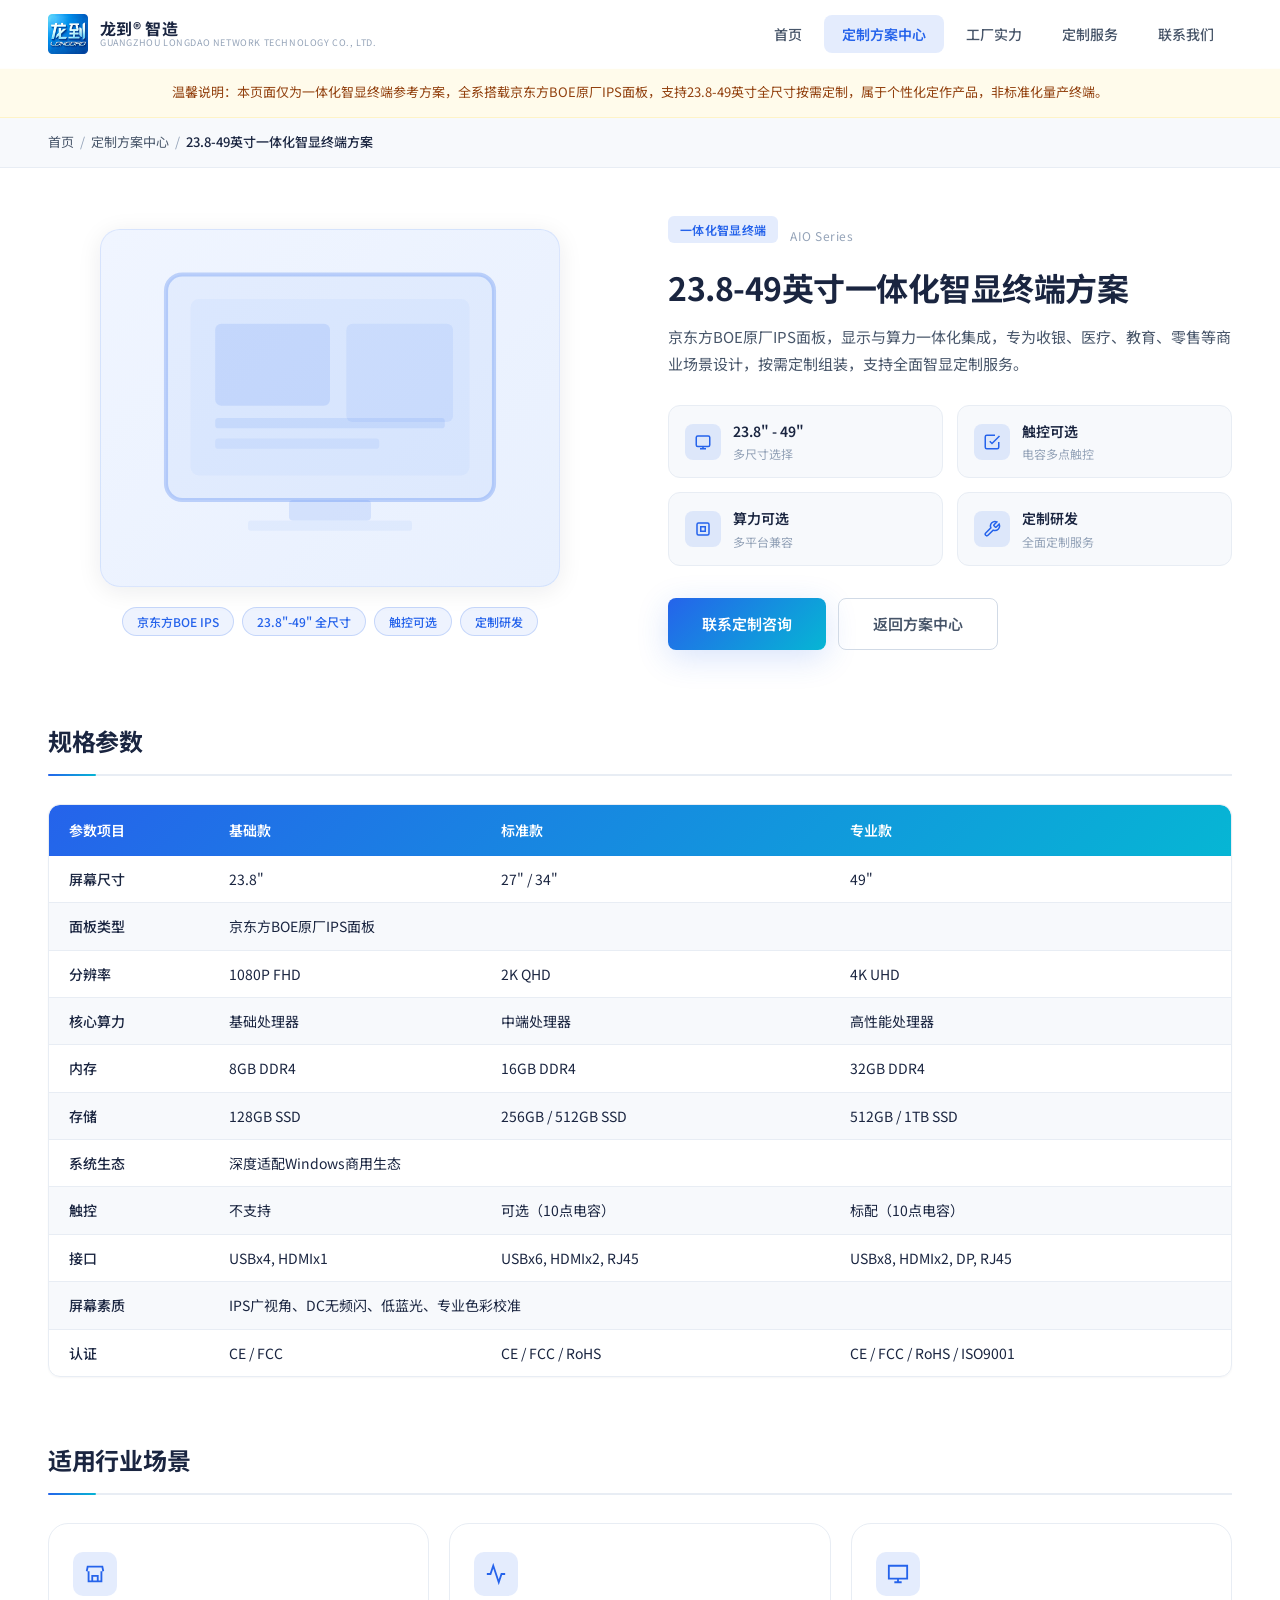
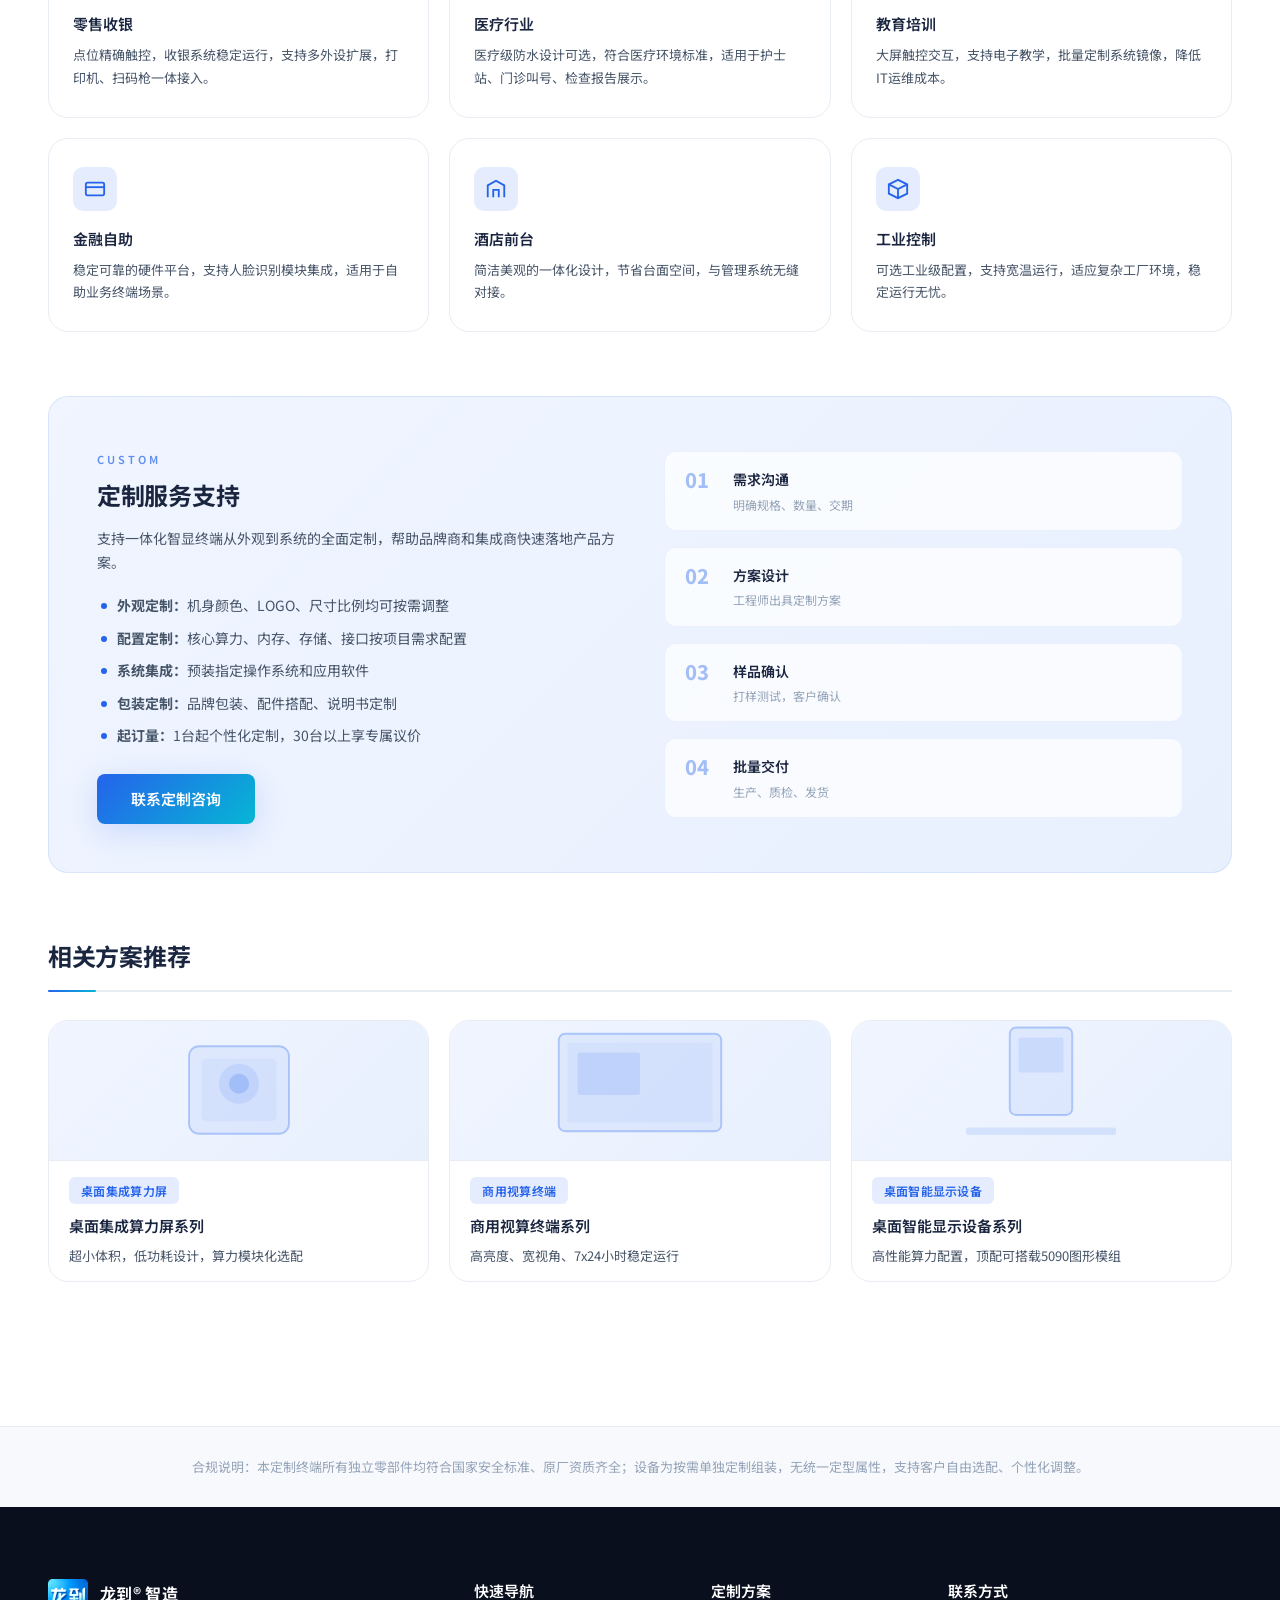
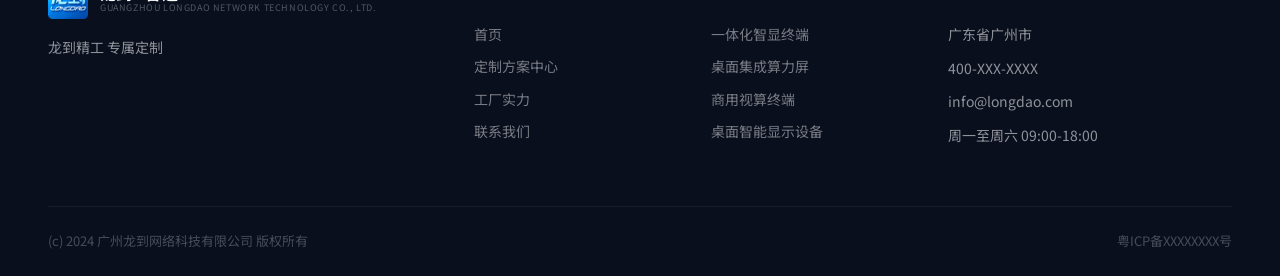
<file: product-aio.html>
<!DOCTYPE html>
<html lang="zh-CN">
<head>
  <meta charset="UTF-8" />
  <meta name="viewport" content="width=device-width, initial-scale=1.0" />
  <title>一体化智显终端方案 - 广州龙到网络科技有限公司</title>
  <meta name="description" content="龙到一体化智显终端方案，屏幕尺寸23.8-49英寸，搭载京东方BOE原厂IPS面板，支持触控，适用于收银、医疗、教育等商业场景，支持定制研发。" />
  <link rel="stylesheet" href="style.css" />
  <link rel="stylesheet" href="product-detail.css" />
  <link rel="preconnect" href="https://fonts.googleapis.com" />
  <link href="https://fonts.googleapis.com/css2?family=Noto+Sans+SC:wght@300;400;500;600;700&display=swap" rel="stylesheet" />
</head>
<body>

<!-- 导航栏 -->
<header id="header" class="header">
  <div class="container">
    <div class="nav-brand">
      <a href="index.html" class="logo">
        <picture>
          <source srcset="images/logo.webp" type="image/webp" />
          <img src="images/logo.png" alt="龙到科技 LONGDAO" class="logo-img" />
        </picture>
        <div class="logo-text">
          <span class="company-name">龙到® 智造</span>
          <span class="company-sub">GUANGZHOU LONGDAO NETWORK TECHNOLOGY CO., LTD.</span>
        </div>
      </a>
    </div>
    <nav class="nav-menu" id="navMenu">
      <a href="index.html#home" class="nav-link">首页</a>
      <a href="index.html#products" class="nav-link active">定制方案中心</a>
      <a href="index.html#about" class="nav-link">工厂实力</a>
      <a href="index.html#oem" class="nav-link">定制服务</a>
      <a href="index.html#contact" class="nav-link">联系我们</a>
    </nav>
    <button class="nav-toggle" id="navToggle" aria-label="打开菜单"><span></span><span></span><span></span></button>
  </div>
</header>

<!-- 顶部合规提示 -->
<div class="compliance-notice-top">
  <div class="container">
    <p>温馨说明：本页面仅为一体化智显终端参考方案，全系搭载京东方BOE原厂IPS面板，支持23.8-49英寸全尺寸按需定制，属于个性化定作产品，非标准化量产终端。</p>
  </div>
</div>

<!-- 面包屑 -->
<div class="breadcrumb-bar">
  <div class="container">
    <div class="breadcrumb">
      <a href="index.html">首页</a>
      <span class="bc-sep">/</span>
      <a href="index.html#products">定制方案中心</a>
      <span class="bc-sep">/</span>
      <span class="bc-cur">一体化智显终端方案</span>
    </div>
  </div>
</div>

<!-- 产品详情 -->
<main class="product-detail-page">
  <div class="container">

    <!-- 产品 Hero -->
    <section class="pd-hero">
      <div class="pd-visual-wrap">
        <div class="pd-visual">
          <svg viewBox="0 0 200 150" fill="none">
            <rect x="20" y="10" width="160" height="110" rx="8" fill="rgba(37,99,235,0.06)" stroke="rgba(37,99,235,0.25)" stroke-width="2"/>
            <rect x="32" y="22" width="136" height="86" rx="4" fill="rgba(37,99,235,0.04)"/>
            <rect x="44" y="34" width="56" height="40" rx="3" fill="rgba(37,99,235,0.12)"/>
            <rect x="44" y="80" width="112" height="5" rx="1.5" fill="rgba(37,99,235,0.1)"/>
            <rect x="44" y="90" width="80" height="5" rx="1.5" fill="rgba(37,99,235,0.07)"/>
            <rect x="108" y="34" width="52" height="48" rx="3" fill="rgba(37,99,235,0.08)"/>
            <rect x="80" y="120" width="40" height="10" rx="2" fill="rgba(37,99,235,0.12)"/>
            <rect x="60" y="130" width="80" height="5" rx="1.5" fill="rgba(37,99,235,0.06)"/>
          </svg>
        </div>
        <div class="pd-badges">
          <span class="pd-badge">京东方BOE IPS</span>
          <span class="pd-badge">23.8"-49" 全尺寸</span>
          <span class="pd-badge">触控可选</span>
          <span class="pd-badge">定制研发</span>
        </div>
      </div>
      <div class="pd-info">
        <div class="pd-tag-row">
          <span class="product-tag">一体化智显终端</span>
          <span class="pd-series">AIO Series</span>
        </div>
        <h1 class="pd-title">23.8-49英寸一体化智显终端方案</h1>
        <p class="pd-summary">京东方BOE原厂IPS面板，显示与算力一体化集成，专为收银、医疗、教育、零售等商业场景设计，按需定制组装，支持全面智显定制服务。</p>
        <div class="pd-highlights">
          <div class="pd-hl">
            <div class="hl-icon"><svg viewBox="0 0 24 24" fill="none" stroke="currentColor" stroke-width="2"><rect x="3" y="4" width="18" height="14" rx="2"/><path d="M8 21h8M12 18v3"/></svg></div>
            <div><strong>23.8" - 49"</strong><span>多尺寸选择</span></div>
          </div>
          <div class="pd-hl">
            <div class="hl-icon"><svg viewBox="0 0 24 24" fill="none" stroke="currentColor" stroke-width="2"><path d="M9 11l3 3L22 4"/><path d="M21 12v7a2 2 0 01-2 2H5a2 2 0 01-2-2V5a2 2 0 012-2h11"/></svg></div>
            <div><strong>触控可选</strong><span>电容多点触控</span></div>
          </div>
          <div class="pd-hl">
            <div class="hl-icon"><svg viewBox="0 0 24 24" fill="none" stroke="currentColor" stroke-width="2"><rect x="4" y="4" width="16" height="16" rx="2"/><rect x="9" y="9" width="6" height="6"/></svg></div>
            <div><strong>算力可选</strong><span>多平台兼容</span></div>
          </div>
          <div class="pd-hl">
            <div class="hl-icon"><svg viewBox="0 0 24 24" fill="none" stroke="currentColor" stroke-width="2"><path d="M14.7 6.3a1 1 0 000 1.4l1.6 1.6a1 1 0 001.4 0l3.77-3.77a6 6 0 01-7.94 7.94l-6.91 6.91a2.12 2.12 0 01-3-3l6.91-6.91a6 6 0 017.94-7.94l-3.76 3.76z"/></svg></div>
            <div><strong>定制研发</strong><span>全面定制服务</span></div>
          </div>
        </div>
        <div class="pd-actions">
          <a href="index.html#contact" class="btn btn-primary">联系定制咨询</a>
          <a href="index.html#products" class="btn btn-outline-dark" style="border-color:var(--border-2);color:var(--text-2);">返回方案中心</a>
        </div>
      </div>
    </section>

    <!-- 规格参数 -->
    <section class="pd-section">
      <h2 class="pd-sec-title">规格参数</h2>
      <div class="spec-table-wrap">
        <table class="spec-table">
          <thead>
            <tr>
              <th>参数项目</th>
              <th>基础款</th>
              <th>标准款</th>
              <th>专业款</th>
            </tr>
          </thead>
          <tbody>
            <tr><td>屏幕尺寸</td><td>23.8"</td><td>27" / 34"</td><td>49"</td></tr>
            <tr><td>面板类型</td><td colspan="3">京东方BOE原厂IPS面板</td></tr>
            <tr><td>分辨率</td><td>1080P FHD</td><td>2K QHD</td><td>4K UHD</td></tr>
            <tr><td>核心算力</td><td>基础处理器</td><td>中端处理器</td><td>高性能处理器</td></tr>
            <tr><td>内存</td><td>8GB DDR4</td><td>16GB DDR4</td><td>32GB DDR4</td></tr>
            <tr><td>存储</td><td>128GB SSD</td><td>256GB / 512GB SSD</td><td>512GB / 1TB SSD</td></tr>
            <tr><td>系统生态</td><td colspan="3">深度适配Windows商用生态</td></tr>
            <tr><td>触控</td><td>不支持</td><td>可选（10点电容）</td><td>标配（10点电容）</td></tr>
            <tr><td>接口</td><td>USBx4, HDMIx1</td><td>USBx6, HDMIx2, RJ45</td><td>USBx8, HDMIx2, DP, RJ45</td></tr>
            <tr><td>屏幕素质</td><td colspan="3">IPS广视角、DC无频闪、低蓝光、专业色彩校准</td></tr>
            <tr><td>认证</td><td>CE / FCC</td><td>CE / FCC / RoHS</td><td>CE / FCC / RoHS / ISO9001</td></tr>
          </tbody>
        </table>
      </div>
    </section>

    <!-- 应用场景 -->
    <section class="pd-section">
      <h2 class="pd-sec-title">适用行业场景</h2>
      <div class="scene-grid">
        <div class="scene-card">
          <div class="scene-icon"><svg viewBox="0 0 24 24" fill="none" stroke="currentColor" stroke-width="2"><path d="M3 9l1-5h16l1 5M5 9v11h14V9M9 20v-6h6v6"/></svg></div>
          <h3>零售收银</h3>
          <p>点位精确触控，收银系统稳定运行，支持多外设扩展，打印机、扫码枪一体接入。</p>
        </div>
        <div class="scene-card">
          <div class="scene-icon"><svg viewBox="0 0 24 24" fill="none" stroke="currentColor" stroke-width="2"><path d="M22 12h-4l-3 9L9 3l-3 9H2"/></svg></div>
          <h3>医疗行业</h3>
          <p>医疗级防水设计可选，符合医疗环境标准，适用于护士站、门诊叫号、检查报告展示。</p>
        </div>
        <div class="scene-card">
          <div class="scene-icon"><svg viewBox="0 0 24 24" fill="none" stroke="currentColor" stroke-width="2"><path d="M2 3h20v14H2zM8 21h8M12 17v4"/></svg></div>
          <h3>教育培训</h3>
          <p>大屏触控交互，支持电子教学，批量定制系统镜像，降低IT运维成本。</p>
        </div>
        <div class="scene-card">
          <div class="scene-icon"><svg viewBox="0 0 24 24" fill="none" stroke="currentColor" stroke-width="2"><rect x="2" y="5" width="20" height="14" rx="2"/><path d="M2 10h20"/></svg></div>
          <h3>金融自助</h3>
          <p>稳定可靠的硬件平台，支持人脸识别模块集成，适用于自助业务终端场景。</p>
        </div>
        <div class="scene-card">
          <div class="scene-icon"><svg viewBox="0 0 24 24" fill="none" stroke="currentColor" stroke-width="2"><path d="M3 21V8l9-5 9 5v13M9 21v-8h6v8"/></svg></div>
          <h3>酒店前台</h3>
          <p>简洁美观的一体化设计，节省台面空间，与管理系统无缝对接。</p>
        </div>
        <div class="scene-card">
          <div class="scene-icon"><svg viewBox="0 0 24 24" fill="none" stroke="currentColor" stroke-width="2"><path d="M12 2L2 7v10l10 5 10-5V7z"/><path d="M2 7l10 5 10-5M12 22V12"/></svg></div>
          <h3>工业控制</h3>
          <p>可选工业级配置，支持宽温运行，适应复杂工厂环境，稳定运行无忧。</p>
        </div>
      </div>
    </section>

    <!-- 定制服务 -->
    <section class="pd-section pd-oem">
      <div class="oem-detail-grid">
        <div class="oem-detail-text">
          <span class="section-tag">CUSTOM</span>
          <h2>定制服务支持</h2>
          <p>支持一体化智显终端从外观到系统的全面定制，帮助品牌商和集成商快速落地产品方案。</p>
          <ul class="oem-detail-list">
            <li><strong>外观定制：</strong>机身颜色、LOGO、尺寸比例均可按需调整</li>
            <li><strong>配置定制：</strong>核心算力、内存、存储、接口按项目需求配置</li>
            <li><strong>系统集成：</strong>预装指定操作系统和应用软件</li>
            <li><strong>包装定制：</strong>品牌包装、配件搭配、说明书定制</li>
            <li><strong>起订量：</strong>1台起个性化定制，30台以上享专属议价</li>
          </ul>
          <a href="index.html#contact" class="btn btn-primary">联系定制咨询</a>
        </div>
        <div class="oem-detail-visual">
          <div class="oem-step-list">
            <div class="oem-step-item"><span class="os-num">01</span><div><strong>需求沟通</strong><p>明确规格、数量、交期</p></div></div>
            <div class="oem-step-item"><span class="os-num">02</span><div><strong>方案设计</strong><p>工程师出具定制方案</p></div></div>
            <div class="oem-step-item"><span class="os-num">03</span><div><strong>样品确认</strong><p>打样测试，客户确认</p></div></div>
            <div class="oem-step-item"><span class="os-num">04</span><div><strong>批量交付</strong><p>生产、质检、发货</p></div></div>
          </div>
        </div>
      </div>
    </section>

    <!-- 相关产品推荐 -->
    <section class="pd-section">
      <h2 class="pd-sec-title">相关方案推荐</h2>
      <div class="related-grid">
        <a href="product-mini.html" class="related-card">
          <div class="product-visual mini">
            <svg viewBox="0 0 160 120" fill="none">
              <rect x="40" y="25" width="80" height="70" rx="8" fill="rgba(37,99,235,0.08)" stroke="rgba(37,99,235,0.3)" stroke-width="1.5"/>
              <rect x="50" y="35" width="60" height="50" rx="4" fill="rgba(37,99,235,0.05)"/>
              <circle cx="80" cy="55" r="16" fill="rgba(37,99,235,0.1)"/>
              <circle cx="80" cy="55" r="8" fill="rgba(37,99,235,0.2)"/>
            </svg>
          </div>
          <div class="rc-info"><span class="product-tag">桌面集成算力屏</span><h3>桌面集成算力屏系列</h3><p>超小体积，低功耗设计，算力模块化选配</p></div>
        </a>
        <a href="product-display.html" class="related-card">
          <div class="product-visual display">
            <svg viewBox="0 0 160 120" fill="none">
              <rect x="15" y="15" width="130" height="78" rx="5" fill="rgba(37,99,235,0.08)" stroke="rgba(37,99,235,0.3)" stroke-width="1.5"/>
              <rect x="22" y="22" width="116" height="64" rx="2" fill="rgba(37,99,235,0.05)"/>
              <rect x="30" y="30" width="50" height="34" rx="2" fill="rgba(37,99,235,0.12)"/>
            </svg>
          </div>
          <div class="rc-info"><span class="product-tag">商用视算终端</span><h3>商用视算终端系列</h3><p>高亮度、宽视角、7x24小时稳定运行</p></div>
        </a>
        <a href="product-desktop.html" class="related-card">
          <div class="product-visual desktop">
            <svg viewBox="0 0 160 120" fill="none">
              <rect x="55" y="10" width="50" height="70" rx="5" fill="rgba(37,99,235,0.08)" stroke="rgba(37,99,235,0.3)" stroke-width="1.5"/>
              <rect x="62" y="18" width="36" height="28" rx="2" fill="rgba(37,99,235,0.1)"/>
              <rect x="20" y="90" width="120" height="6" rx="2" fill="rgba(37,99,235,0.12)"/>
            </svg>
          </div>
          <div class="rc-info"><span class="product-tag">桌面智能显示设备</span><h3>桌面智能显示设备系列</h3><p>高性能算力配置，顶配可搭载5090图形模组</p></div>
        </a>
      </div>
    </section>

  </div>
</main>

<!-- 底部合规备注 -->
<div class="compliance-notice-bottom">
  <div class="container">
    <p>合规说明：本定制终端所有独立零部件均符合国家安全标准、原厂资质齐全；设备为按需单独定制组装，无统一定型属性，支持客户自由选配、个性化调整。</p>
  </div>
</div>

<!-- 页脚 -->
<footer class="footer">
  <div class="container">
    <div class="footer-grid">
      <div class="footer-brand">
        <div class="logo footer-logo">
          <img src="images/logo.png" alt="龙到科技" class="logo-img" />
          <div class="logo-text">
            <span class="company-name">龙到® 智造</span>
            <span class="company-sub">GUANGZHOU LONGDAO NETWORK TECHNOLOGY CO., LTD.</span>
          </div>
        </div>
        <p>龙到精工 专属定制</p>
      </div>
      <div class="footer-links">
        <h4>快速导航</h4>
        <a href="index.html">首页</a>
        <a href="index.html#products">定制方案中心</a>
        <a href="index.html#about">工厂实力</a>
        <a href="index.html#contact">联系我们</a>
      </div>
      <div class="footer-products">
        <h4>定制方案</h4>
        <a href="product-aio.html">一体化智显终端</a>
        <a href="product-mini.html">桌面集成算力屏</a>
        <a href="product-display.html">商用视算终端</a>
        <a href="product-desktop.html">桌面智能显示设备</a>
      </div>
      <div class="footer-contact">
        <h4>联系方式</h4>
        <p>广东省广州市</p>
        <p>400-XXX-XXXX</p>
        <p>info@longdao.com</p>
        <p>周一至周六 09:00-18:00</p>
      </div>
    </div>
    <div class="footer-bottom">
      <p>(c) 2024 广州龙到网络科技有限公司 版权所有</p>
      <p>粤ICP备XXXXXXXX号</p>
    </div>
  </div>
</footer>

<button class="back-to-top" id="backToTop" onclick="window.scrollTo({top:0,behavior:'smooth'})">&#8593;</button>
<script src="product-detail.js"></script>
</body>
</html>
</file>
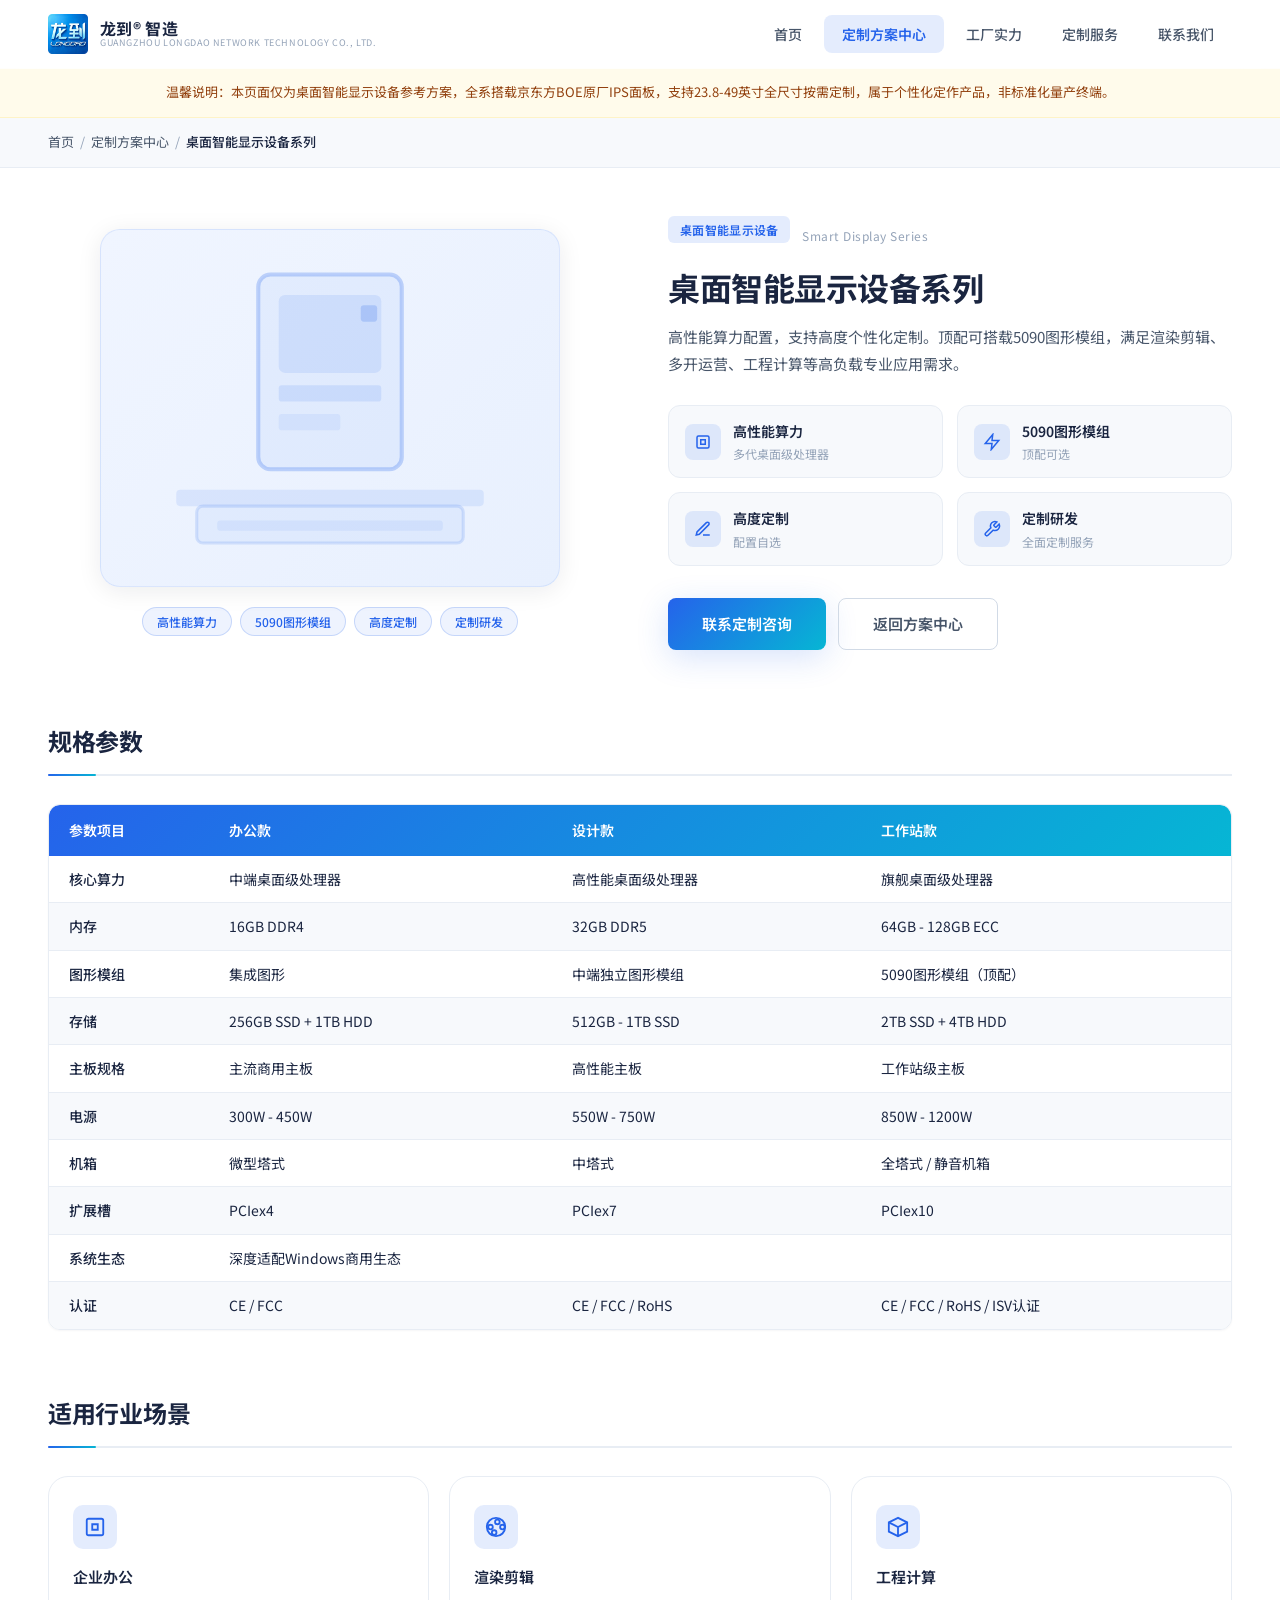
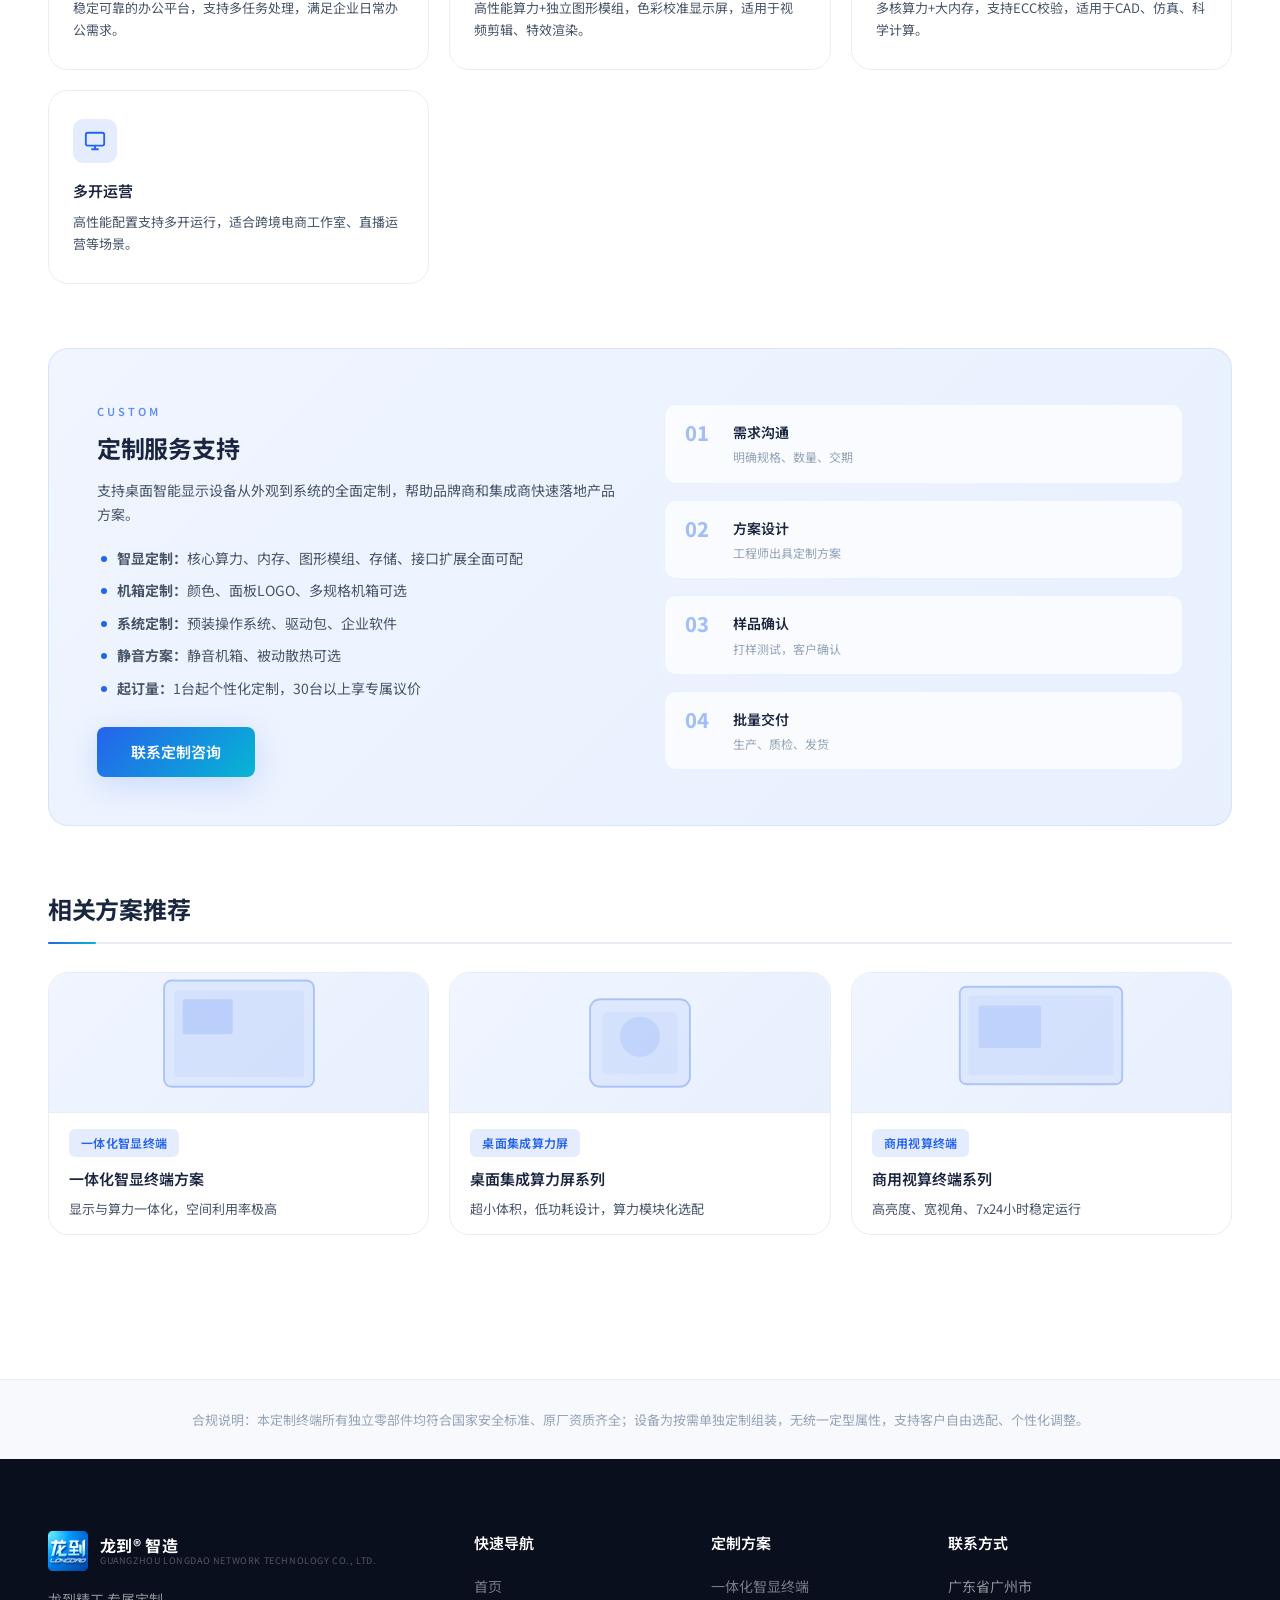
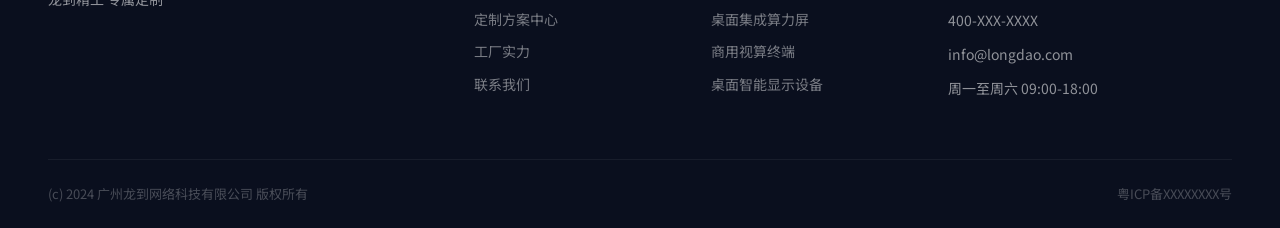
<file: product-desktop.html>
<!DOCTYPE html>
<html lang="zh-CN">
<head>
  <meta charset="UTF-8" />
  <meta name="viewport" content="width=device-width, initial-scale=1.0" />
  <title>桌面智能显示设备系列 - 广州龙到网络科技有限公司</title>
  <meta name="description" content="龙到桌面智能显示设备系列，高性能算力配置，顶配可搭载5090图形模组，16GB-128GB内存，适用于渲染剪辑、多开运营、工程计算，支持定制研发。" />
  <link rel="stylesheet" href="style.css" />
  <link rel="stylesheet" href="product-detail.css" />
  <link rel="preconnect" href="https://fonts.googleapis.com" />
  <link href="https://fonts.googleapis.com/css2?family=Noto+Sans+SC:wght@300;400;500;600;700&display=swap" rel="stylesheet" />
</head>
<body>

<header id="header" class="header">
  <div class="container">
    <div class="nav-brand">
      <a href="index.html" class="logo">
        <picture>
          <source srcset="images/logo.webp" type="image/webp" />
          <img src="images/logo.png" alt="龙到科技 LONGDAO" class="logo-img" />
        </picture>
        <div class="logo-text">
          <span class="company-name">龙到® 智造</span>
          <span class="company-sub">GUANGZHOU LONGDAO NETWORK TECHNOLOGY CO., LTD.</span>
        </div>
      </a>
    </div>
    <nav class="nav-menu" id="navMenu">
      <a href="index.html#home" class="nav-link">首页</a>
      <a href="index.html#products" class="nav-link active">定制方案中心</a>
      <a href="index.html#about" class="nav-link">工厂实力</a>
      <a href="index.html#oem" class="nav-link">定制服务</a>
      <a href="index.html#contact" class="nav-link">联系我们</a>
    </nav>
    <button class="nav-toggle" id="navToggle" aria-label="打开菜单"><span></span><span></span><span></span></button>
  </div>
</header>

<div class="compliance-notice-top">
  <div class="container">
    <p>温馨说明：本页面仅为桌面智能显示设备参考方案，全系搭载京东方BOE原厂IPS面板，支持23.8-49英寸全尺寸按需定制，属于个性化定作产品，非标准化量产终端。</p>
  </div>
</div>

<div class="breadcrumb-bar">
  <div class="container">
    <div class="breadcrumb">
      <a href="index.html">首页</a>
      <span class="bc-sep">/</span>
      <a href="index.html#products">定制方案中心</a>
      <span class="bc-sep">/</span>
      <span class="bc-cur">桌面智能显示设备系列</span>
    </div>
  </div>
</div>

<main class="product-detail-page">
  <div class="container">

    <section class="pd-hero">
      <div class="pd-visual-wrap">
        <div class="pd-visual">
          <svg viewBox="0 0 200 150" fill="none">
            <rect x="65" y="10" width="70" height="95" rx="6" fill="rgba(37,99,235,0.06)" stroke="rgba(37,99,235,0.25)" stroke-width="2"/>
            <rect x="75" y="20" width="50" height="38" rx="3" fill="rgba(37,99,235,0.1)"/>
            <rect x="75" y="64" width="50" height="8" rx="1.5" fill="rgba(37,99,235,0.12)"/>
            <rect x="75" y="78" width="30" height="8" rx="1.5" fill="rgba(37,99,235,0.08)"/>
            <rect x="115" y="25" width="8" height="8" rx="1.5" fill="rgba(37,99,235,0.2)"/>
            <rect x="25" y="115" width="150" height="8" rx="2" fill="rgba(37,99,235,0.1)"/>
            <rect x="35" y="123" width="130" height="18" rx="3" fill="rgba(37,99,235,0.06)" stroke="rgba(37,99,235,0.15)" stroke-width="1.5"/>
            <rect x="45" y="130" width="110" height="5" rx="1.5" fill="rgba(37,99,235,0.08)"/>
          </svg>
        </div>
        <div class="pd-badges">
          <span class="pd-badge">高性能算力</span>
          <span class="pd-badge">5090图形模组</span>
          <span class="pd-badge">高度定制</span>
          <span class="pd-badge">定制研发</span>
        </div>
      </div>
      <div class="pd-info">
        <div class="pd-tag-row">
          <span class="product-tag">桌面智能显示设备</span>
          <span class="pd-series">Smart Display Series</span>
        </div>
        <h1 class="pd-title">桌面智能显示设备系列</h1>
        <p class="pd-summary">高性能算力配置，支持高度个性化定制。顶配可搭载5090图形模组，满足渲染剪辑、多开运营、工程计算等高负载专业应用需求。</p>
        <div class="pd-highlights">
          <div class="pd-hl">
            <div class="hl-icon"><svg viewBox="0 0 24 24" fill="none" stroke="currentColor" stroke-width="2"><rect x="4" y="4" width="16" height="16" rx="2"/><rect x="9" y="9" width="6" height="6"/></svg></div>
            <div><strong>高性能算力</strong><span>多代桌面级处理器</span></div>
          </div>
          <div class="pd-hl">
            <div class="hl-icon"><svg viewBox="0 0 24 24" fill="none" stroke="currentColor" stroke-width="2"><path d="M13 2L3 14h9l-1 8 10-12h-9l1-8z"/></svg></div>
            <div><strong>5090图形模组</strong><span>顶配可选</span></div>
          </div>
          <div class="pd-hl">
            <div class="hl-icon"><svg viewBox="0 0 24 24" fill="none" stroke="currentColor" stroke-width="2"><path d="M12 20h9M16.5 3.5a2.12 2.12 0 113 3L7 19l-4 1 1-4L16.5 3.5z"/></svg></div>
            <div><strong>高度定制</strong><span>配置自选</span></div>
          </div>
          <div class="pd-hl">
            <div class="hl-icon"><svg viewBox="0 0 24 24" fill="none" stroke="currentColor" stroke-width="2"><path d="M14.7 6.3a1 1 0 000 1.4l1.6 1.6a1 1 0 001.4 0l3.77-3.77a6 6 0 01-7.94 7.94l-6.91 6.91a2.12 2.12 0 01-3-3l6.91-6.91a6 6 0 017.94-7.94l-3.76 3.76z"/></svg></div>
            <div><strong>定制研发</strong><span>全面定制服务</span></div>
          </div>
        </div>
        <div class="pd-actions">
          <a href="index.html#contact" class="btn btn-primary">联系定制咨询</a>
          <a href="index.html#products" class="btn btn-outline-dark" style="border-color:var(--border-2);color:var(--text-2);">返回方案中心</a>
        </div>
      </div>
    </section>

    <section class="pd-section">
      <h2 class="pd-sec-title">规格参数</h2>
      <div class="spec-table-wrap">
        <table class="spec-table">
          <thead>
            <tr>
              <th>参数项目</th>
              <th>办公款</th>
              <th>设计款</th>
              <th>工作站款</th>
            </tr>
          </thead>
          <tbody>
            <tr><td>核心算力</td><td>中端桌面级处理器</td><td>高性能桌面级处理器</td><td>旗舰桌面级处理器</td></tr>
            <tr><td>内存</td><td>16GB DDR4</td><td>32GB DDR5</td><td>64GB - 128GB ECC</td></tr>
            <tr><td>图形模组</td><td>集成图形</td><td>中端独立图形模组</td><td>5090图形模组（顶配）</td></tr>
            <tr><td>存储</td><td>256GB SSD + 1TB HDD</td><td>512GB - 1TB SSD</td><td>2TB SSD + 4TB HDD</td></tr>
            <tr><td>主板规格</td><td>主流商用主板</td><td>高性能主板</td><td>工作站级主板</td></tr>
            <tr><td>电源</td><td>300W - 450W</td><td>550W - 750W</td><td>850W - 1200W</td></tr>
            <tr><td>机箱</td><td>微型塔式</td><td>中塔式</td><td>全塔式 / 静音机箱</td></tr>
            <tr><td>扩展槽</td><td>PCIex4</td><td>PCIex7</td><td>PCIex10</td></tr>
            <tr><td>系统生态</td><td colspan="3">深度适配Windows商用生态</td></tr>
            <tr><td>认证</td><td>CE / FCC</td><td>CE / FCC / RoHS</td><td>CE / FCC / RoHS / ISV认证</td></tr>
          </tbody>
        </table>
      </div>
    </section>

    <section class="pd-section">
      <h2 class="pd-sec-title">适用行业场景</h2>
      <div class="scene-grid">
        <div class="scene-card">
          <div class="scene-icon"><svg viewBox="0 0 24 24" fill="none" stroke="currentColor" stroke-width="2"><rect x="3" y="3" width="18" height="18" rx="2"/><path d="M9 9h6v6H9z"/></svg></div>
          <h3>企业办公</h3>
          <p>稳定可靠的办公平台，支持多任务处理，满足企业日常办公需求。</p>
        </div>
        <div class="scene-card">
          <div class="scene-icon"><svg viewBox="0 0 24 24" fill="none" stroke="currentColor" stroke-width="2"><circle cx="13.5" cy="6.5" r="2.5"/><circle cx="19" cy="12" r="2.5"/><circle cx="6" cy="12" r="2.5"/><circle cx="10" cy="18" r="2.5"/><path d="M12 2a10 10 0 100 20 10 10 0 000-20z"/></svg></div>
          <h3>渲染剪辑</h3>
          <p>高性能算力+独立图形模组，色彩校准显示屏，适用于视频剪辑、特效渲染。</p>
        </div>
        <div class="scene-card">
          <div class="scene-icon"><svg viewBox="0 0 24 24" fill="none" stroke="currentColor" stroke-width="2"><path d="M12 2L2 7v10l10 5 10-5V7z"/><path d="M2 7l10 5 10-5M12 22V12"/></svg></div>
          <h3>工程计算</h3>
          <p>多核算力+大内存，支持ECC校验，适用于CAD、仿真、科学计算。</p>
        </div>
        <div class="scene-card">
          <div class="scene-icon"><svg viewBox="0 0 24 24" fill="none" stroke="currentColor" stroke-width="2"><rect x="2" y="3" width="20" height="14" rx="2"/><path d="M8 21h8M12 17v4"/></svg></div>
          <h3>多开运营</h3>
          <p>高性能配置支持多开运行，适合跨境电商工作室、直播运营等场景。</p>
        </div>
      </div>
    </section>

    <section class="pd-section pd-oem">
      <div class="oem-detail-grid">
        <div class="oem-detail-text">
          <span class="section-tag">CUSTOM</span>
          <h2>定制服务支持</h2>
          <p>支持桌面智能显示设备从外观到系统的全面定制，帮助品牌商和集成商快速落地产品方案。</p>
          <ul class="oem-detail-list">
            <li><strong>智显定制：</strong>核心算力、内存、图形模组、存储、接口扩展全面可配</li>
            <li><strong>机箱定制：</strong>颜色、面板LOGO、多规格机箱可选</li>
            <li><strong>系统定制：</strong>预装操作系统、驱动包、企业软件</li>
            <li><strong>静音方案：</strong>静音机箱、被动散热可选</li>
            <li><strong>起订量：</strong>1台起个性化定制，30台以上享专属议价</li>
          </ul>
          <a href="index.html#contact" class="btn btn-primary">联系定制咨询</a>
        </div>
        <div class="oem-detail-visual">
          <div class="oem-step-list">
            <div class="oem-step-item"><span class="os-num">01</span><div><strong>需求沟通</strong><p>明确规格、数量、交期</p></div></div>
            <div class="oem-step-item"><span class="os-num">02</span><div><strong>方案设计</strong><p>工程师出具定制方案</p></div></div>
            <div class="oem-step-item"><span class="os-num">03</span><div><strong>样品确认</strong><p>打样测试，客户确认</p></div></div>
            <div class="oem-step-item"><span class="os-num">04</span><div><strong>批量交付</strong><p>生产、质检、发货</p></div></div>
          </div>
        </div>
      </div>
    </section>

    <section class="pd-section">
      <h2 class="pd-sec-title">相关方案推荐</h2>
      <div class="related-grid">
        <a href="product-aio.html" class="related-card">
          <div class="product-visual aio">
            <svg viewBox="0 0 160 120" fill="none">
              <rect x="20" y="10" width="120" height="85" rx="6" fill="rgba(37,99,235,0.08)" stroke="rgba(37,99,235,0.3)" stroke-width="1.5"/>
              <rect x="28" y="18" width="104" height="69" rx="3" fill="rgba(37,99,235,0.05)"/>
              <rect x="35" y="25" width="40" height="28" rx="2" fill="rgba(37,99,235,0.15)"/>
            </svg>
          </div>
          <div class="rc-info"><span class="product-tag">一体化智显终端</span><h3>一体化智显终端方案</h3><p>显示与算力一体化，空间利用率极高</p></div>
        </a>
        <a href="product-mini.html" class="related-card">
          <div class="product-visual mini">
            <svg viewBox="0 0 160 120" fill="none">
              <rect x="40" y="25" width="80" height="70" rx="8" fill="rgba(37,99,235,0.08)" stroke="rgba(37,99,235,0.3)" stroke-width="1.5"/>
              <rect x="50" y="35" width="60" height="50" rx="4" fill="rgba(37,99,235,0.05)"/>
              <circle cx="80" cy="55" r="16" fill="rgba(37,99,235,0.1)"/>
            </svg>
          </div>
          <div class="rc-info"><span class="product-tag">桌面集成算力屏</span><h3>桌面集成算力屏系列</h3><p>超小体积，低功耗设计，算力模块化选配</p></div>
        </a>
        <a href="product-display.html" class="related-card">
          <div class="product-visual display">
            <svg viewBox="0 0 160 120" fill="none">
              <rect x="15" y="15" width="130" height="78" rx="5" fill="rgba(37,99,235,0.08)" stroke="rgba(37,99,235,0.3)" stroke-width="1.5"/>
              <rect x="22" y="22" width="116" height="64" rx="2" fill="rgba(37,99,235,0.05)"/>
              <rect x="30" y="30" width="50" height="34" rx="2" fill="rgba(37,99,235,0.12)"/>
            </svg>
          </div>
          <div class="rc-info"><span class="product-tag">商用视算终端</span><h3>商用视算终端系列</h3><p>高亮度、宽视角、7x24小时稳定运行</p></div>
        </a>
      </div>
    </section>

  </div>
</main>

<div class="compliance-notice-bottom">
  <div class="container">
    <p>合规说明：本定制终端所有独立零部件均符合国家安全标准、原厂资质齐全；设备为按需单独定制组装，无统一定型属性，支持客户自由选配、个性化调整。</p>
  </div>
</div>

<footer class="footer">
  <div class="container">
    <div class="footer-grid">
      <div class="footer-brand">
        <div class="logo footer-logo">
          <img src="images/logo.png" alt="龙到科技" class="logo-img" />
          <div class="logo-text">
            <span class="company-name">龙到® 智造</span>
            <span class="company-sub">GUANGZHOU LONGDAO NETWORK TECHNOLOGY CO., LTD.</span>
          </div>
        </div>
        <p>龙到精工 专属定制</p>
      </div>
      <div class="footer-links"><h4>快速导航</h4><a href="index.html">首页</a><a href="index.html#products">定制方案中心</a><a href="index.html#about">工厂实力</a><a href="index.html#contact">联系我们</a></div>
      <div class="footer-products"><h4>定制方案</h4><a href="product-aio.html">一体化智显终端</a><a href="product-mini.html">桌面集成算力屏</a><a href="product-display.html">商用视算终端</a><a href="product-desktop.html">桌面智能显示设备</a></div>
      <div class="footer-contact"><h4>联系方式</h4><p>广东省广州市</p><p>400-XXX-XXXX</p><p>info@longdao.com</p><p>周一至周六 09:00-18:00</p></div>
    </div>
    <div class="footer-bottom"><p>(c) 2024 广州龙到网络科技有限公司 版权所有</p><p>粤ICP备XXXXXXXX号</p></div>
  </div>
</footer>

<button class="back-to-top" id="backToTop" onclick="window.scrollTo({top:0,behavior:'smooth'})">&#8593;</button>
<script src="product-detail.js"></script>
</body>
</html>
</file>
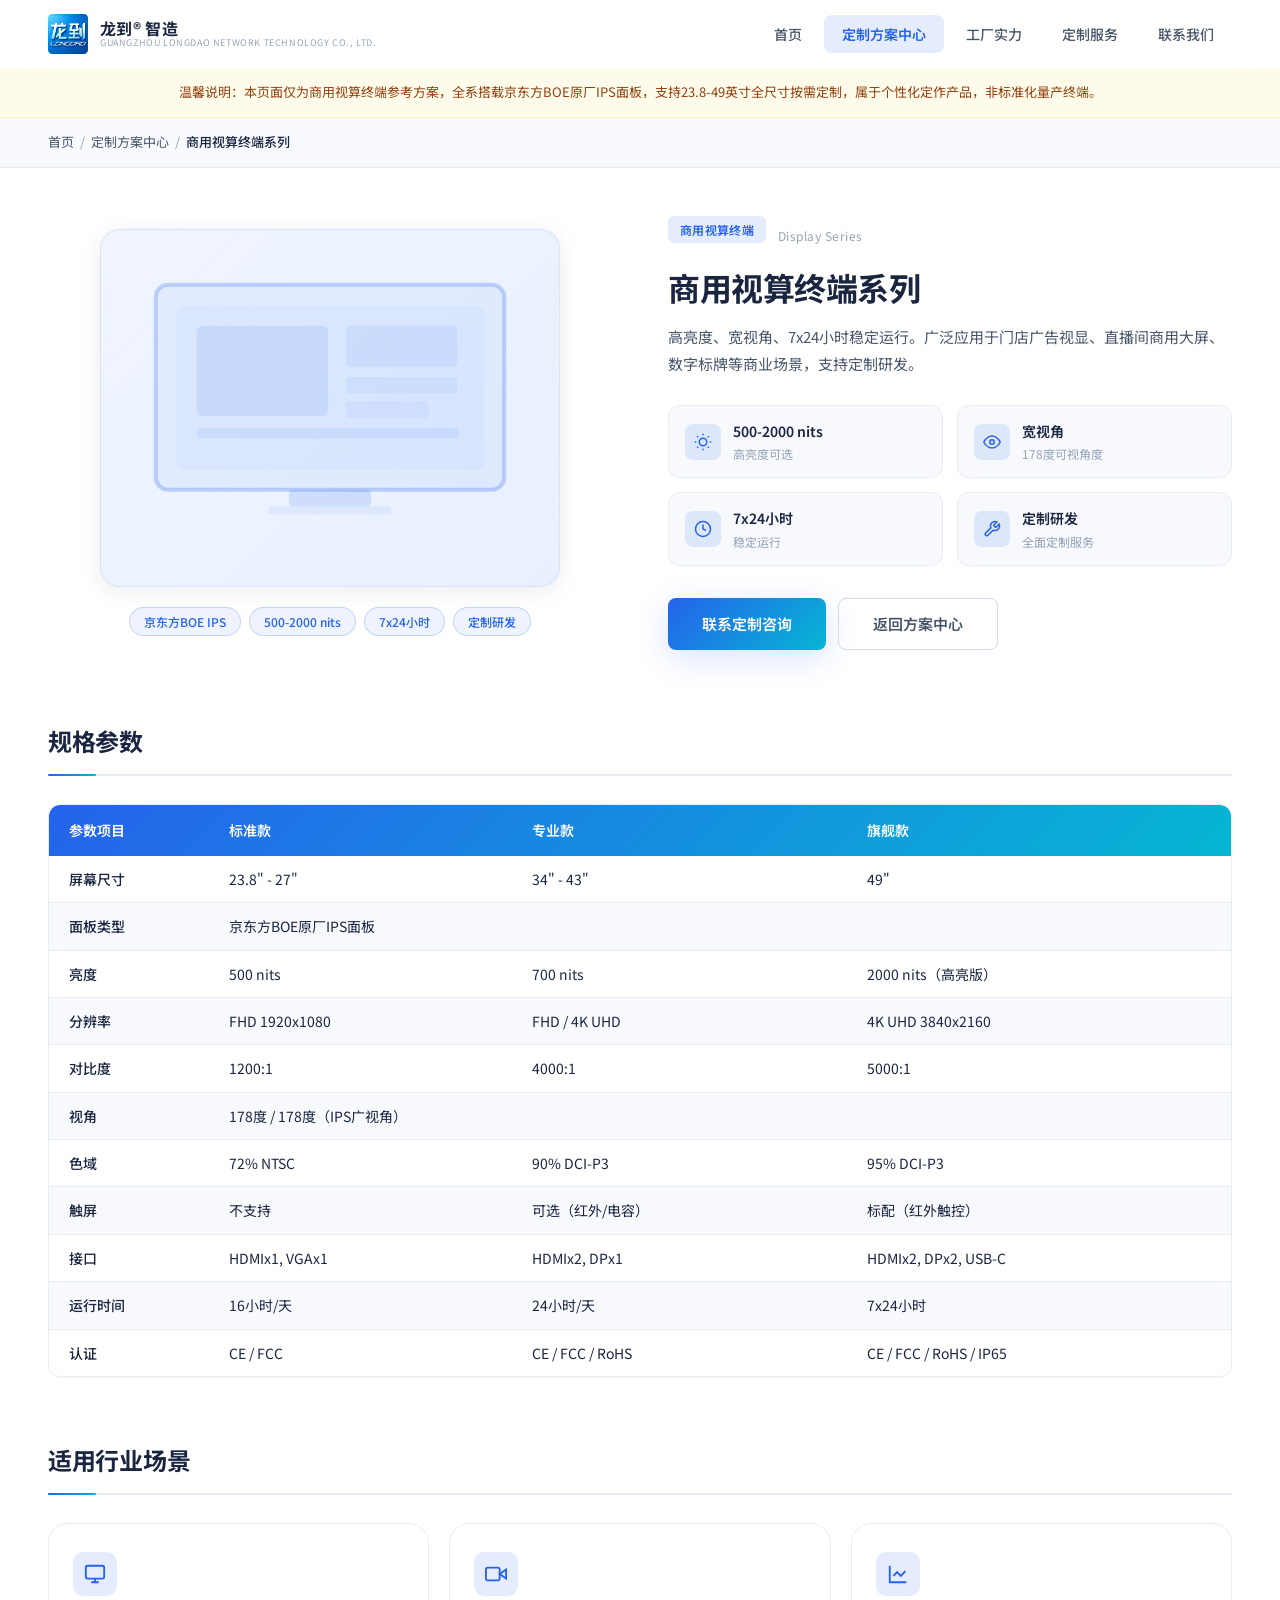
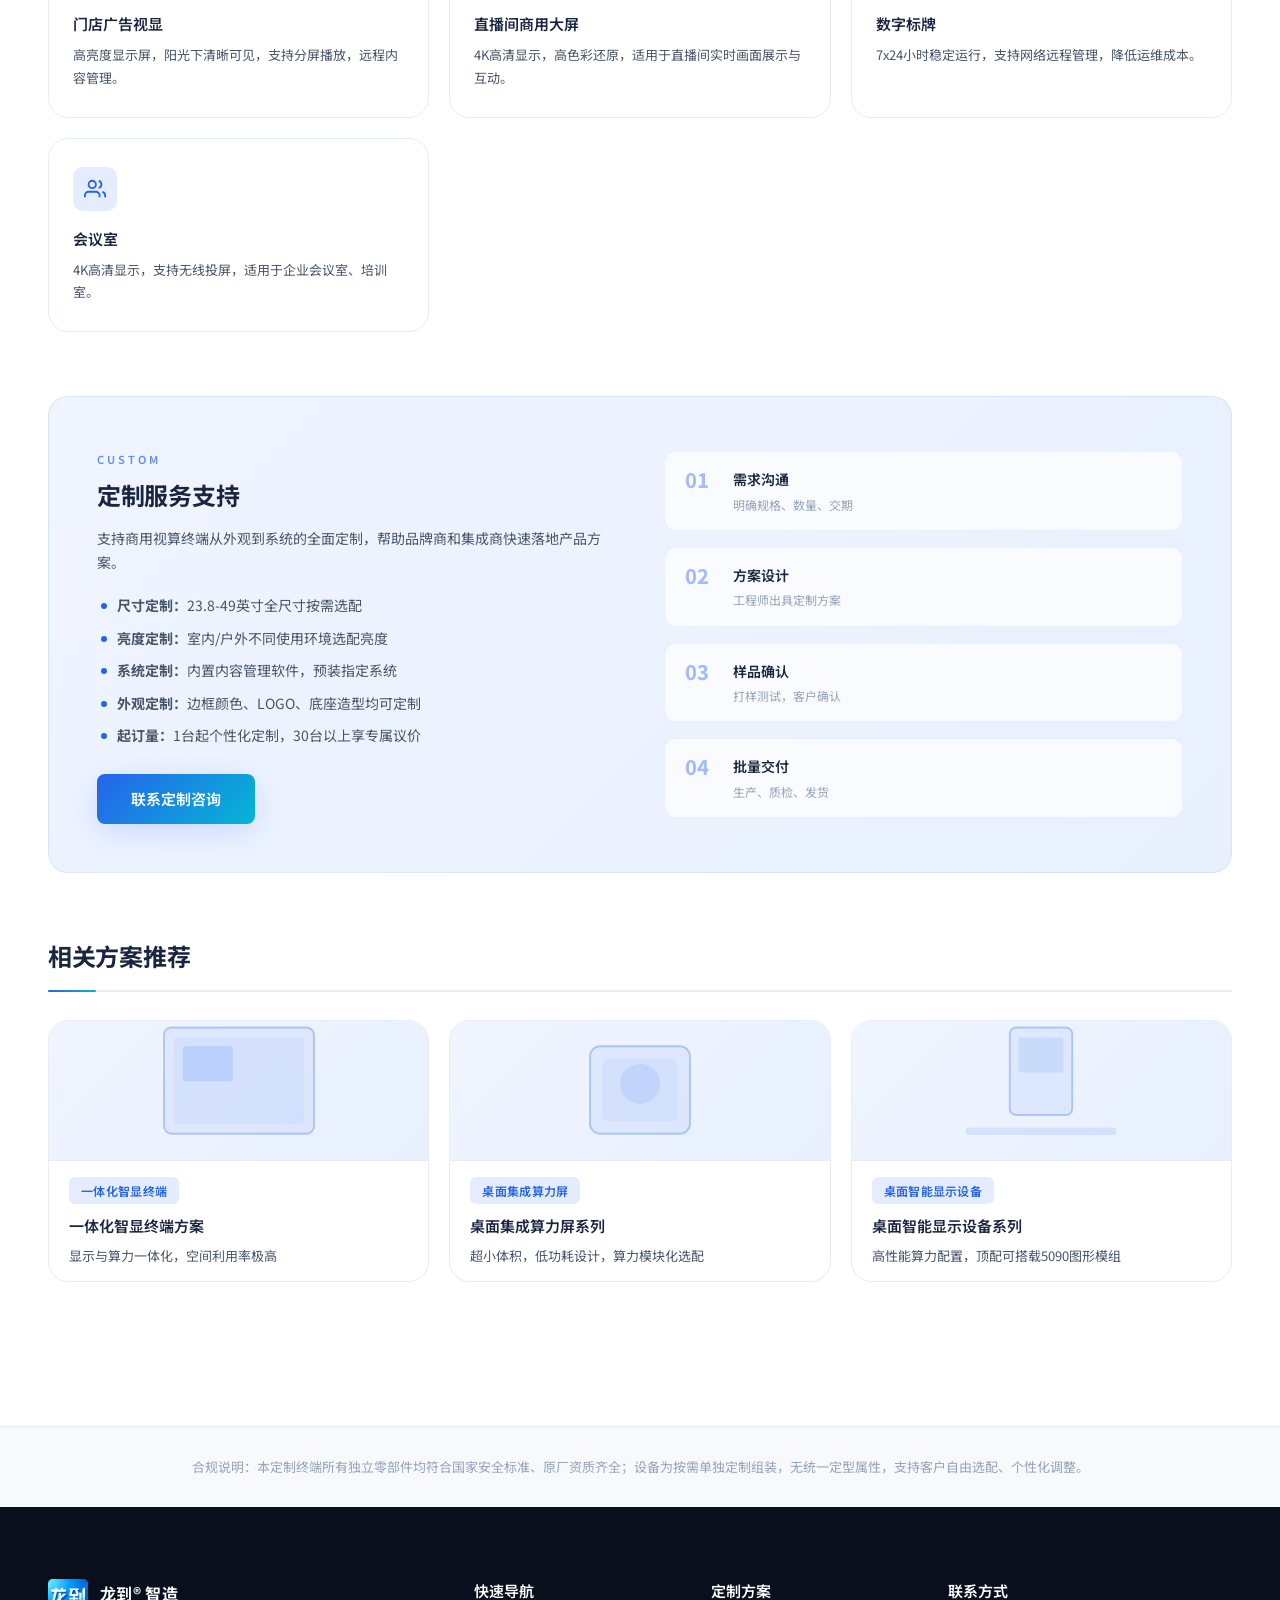
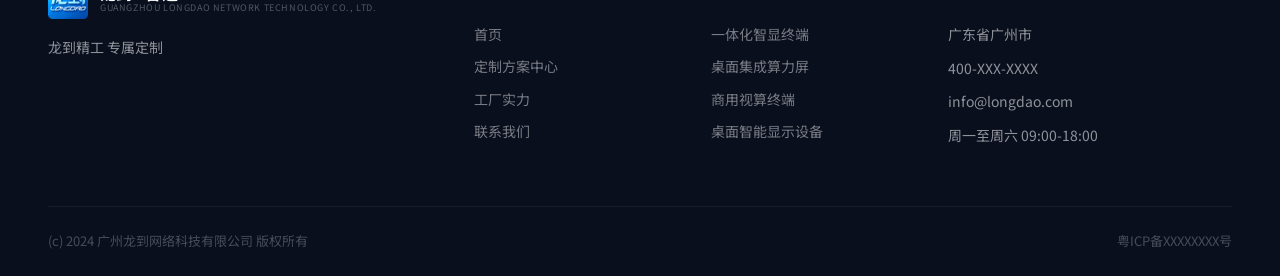
<file: product-display.html>
<!DOCTYPE html>
<html lang="zh-CN">
<head>
  <meta charset="UTF-8" />
  <meta name="viewport" content="width=device-width, initial-scale=1.0" />
  <title>商用视算终端系列 - 广州龙到网络科技有限公司</title>
  <meta name="description" content="龙到商用视算终端系列，23.8-49英寸京东方IPS面板，亮度500-2000nits，支持FHD/4K，7x24小时稳定运行，广告、数字标牌、会议室首选。" />
  <link rel="stylesheet" href="style.css" />
  <link rel="stylesheet" href="product-detail.css" />
  <link rel="preconnect" href="https://fonts.googleapis.com" />
  <link href="https://fonts.googleapis.com/css2?family=Noto+Sans+SC:wght@300;400;500;600;700&display=swap" rel="stylesheet" />
</head>
<body>

<header id="header" class="header">
  <div class="container">
    <div class="nav-brand">
      <a href="index.html" class="logo">
        <picture>
          <source srcset="images/logo.webp" type="image/webp" />
          <img src="images/logo.png" alt="龙到科技 LONGDAO" class="logo-img" />
        </picture>
        <div class="logo-text">
          <span class="company-name">龙到® 智造</span>
          <span class="company-sub">GUANGZHOU LONGDAO NETWORK TECHNOLOGY CO., LTD.</span>
        </div>
      </a>
    </div>
    <nav class="nav-menu" id="navMenu">
      <a href="index.html#home" class="nav-link">首页</a>
      <a href="index.html#products" class="nav-link active">定制方案中心</a>
      <a href="index.html#about" class="nav-link">工厂实力</a>
      <a href="index.html#oem" class="nav-link">定制服务</a>
      <a href="index.html#contact" class="nav-link">联系我们</a>
    </nav>
    <button class="nav-toggle" id="navToggle" aria-label="打开菜单"><span></span><span></span><span></span></button>
  </div>
</header>

<div class="compliance-notice-top">
  <div class="container">
    <p>温馨说明：本页面仅为商用视算终端参考方案，全系搭载京东方BOE原厂IPS面板，支持23.8-49英寸全尺寸按需定制，属于个性化定作产品，非标准化量产终端。</p>
  </div>
</div>

<div class="breadcrumb-bar">
  <div class="container">
    <div class="breadcrumb">
      <a href="index.html">首页</a>
      <span class="bc-sep">/</span>
      <a href="index.html#products">定制方案中心</a>
      <span class="bc-sep">/</span>
      <span class="bc-cur">商用视算终端系列</span>
    </div>
  </div>
</div>

<main class="product-detail-page">
  <div class="container">

    <section class="pd-hero">
      <div class="pd-visual-wrap">
        <div class="pd-visual">
          <svg viewBox="0 0 200 150" fill="none">
            <rect x="15" y="15" width="170" height="100" rx="6" fill="rgba(37,99,235,0.06)" stroke="rgba(37,99,235,0.25)" stroke-width="2"/>
            <rect x="25" y="25" width="150" height="80" rx="3" fill="rgba(37,99,235,0.04)"/>
            <rect x="35" y="35" width="64" height="44" rx="3" fill="rgba(37,99,235,0.1)"/>
            <rect x="108" y="35" width="54" height="20" rx="2" fill="rgba(37,99,235,0.08)"/>
            <rect x="108" y="60" width="54" height="8" rx="1.5" fill="rgba(37,99,235,0.06)"/>
            <rect x="108" y="72" width="40" height="8" rx="1.5" fill="rgba(37,99,235,0.05)"/>
            <rect x="35" y="85" width="128" height="5" rx="1.5" fill="rgba(37,99,235,0.08)"/>
            <rect x="80" y="115" width="40" height="8" rx="2" fill="rgba(37,99,235,0.15)"/>
            <rect x="70" y="123" width="60" height="4" rx="1.5" fill="rgba(37,99,235,0.08)"/>
          </svg>
        </div>
        <div class="pd-badges">
          <span class="pd-badge">京东方BOE IPS</span>
          <span class="pd-badge">500-2000 nits</span>
          <span class="pd-badge">7x24小时</span>
          <span class="pd-badge">定制研发</span>
        </div>
      </div>
      <div class="pd-info">
        <div class="pd-tag-row">
          <span class="product-tag">商用视算终端</span>
          <span class="pd-series">Display Series</span>
        </div>
        <h1 class="pd-title">商用视算终端系列</h1>
        <p class="pd-summary">高亮度、宽视角、7x24小时稳定运行。广泛应用于门店广告视显、直播间商用大屏、数字标牌等商业场景，支持定制研发。</p>
        <div class="pd-highlights">
          <div class="pd-hl">
            <div class="hl-icon"><svg viewBox="0 0 24 24" fill="none" stroke="currentColor" stroke-width="2"><circle cx="12" cy="12" r="5"/><path d="M12 1v2M12 21v2M4.22 4.22l1.42 1.42M18.36 18.36l1.42 1.42M1 12h2M21 12h2M4.22 19.78l1.42-1.42M18.36 5.64l1.42-1.42"/></svg></div>
            <div><strong>500-2000 nits</strong><span>高亮度可选</span></div>
          </div>
          <div class="pd-hl">
            <div class="hl-icon"><svg viewBox="0 0 24 24" fill="none" stroke="currentColor" stroke-width="2"><path d="M1 12s4-8 11-8 11 8 11 8-4 8-11 8-11-8-11-8z"/><circle cx="12" cy="12" r="3"/></svg></div>
            <div><strong>宽视角</strong><span>178度可视角度</span></div>
          </div>
          <div class="pd-hl">
            <div class="hl-icon"><svg viewBox="0 0 24 24" fill="none" stroke="currentColor" stroke-width="2"><circle cx="12" cy="12" r="10"/><polyline points="12 6 12 12 16 14"/></svg></div>
            <div><strong>7x24小时</strong><span>稳定运行</span></div>
          </div>
          <div class="pd-hl">
            <div class="hl-icon"><svg viewBox="0 0 24 24" fill="none" stroke="currentColor" stroke-width="2"><path d="M14.7 6.3a1 1 0 000 1.4l1.6 1.6a1 1 0 001.4 0l3.77-3.77a6 6 0 01-7.94 7.94l-6.91 6.91a2.12 2.12 0 01-3-3l6.91-6.91a6 6 0 017.94-7.94l-3.76 3.76z"/></svg></div>
            <div><strong>定制研发</strong><span>全面定制服务</span></div>
          </div>
        </div>
        <div class="pd-actions">
          <a href="index.html#contact" class="btn btn-primary">联系定制咨询</a>
          <a href="index.html#products" class="btn btn-outline-dark" style="border-color:var(--border-2);color:var(--text-2);">返回方案中心</a>
        </div>
      </div>
    </section>

    <section class="pd-section">
      <h2 class="pd-sec-title">规格参数</h2>
      <div class="spec-table-wrap">
        <table class="spec-table">
          <thead>
            <tr>
              <th>参数项目</th>
              <th>标准款</th>
              <th>专业款</th>
              <th>旗舰款</th>
            </tr>
          </thead>
          <tbody>
            <tr><td>屏幕尺寸</td><td>23.8" - 27"</td><td>34" - 43"</td><td>49"</td></tr>
            <tr><td>面板类型</td><td colspan="3">京东方BOE原厂IPS面板</td></tr>
            <tr><td>亮度</td><td>500 nits</td><td>700 nits</td><td>2000 nits（高亮版）</td></tr>
            <tr><td>分辨率</td><td>FHD 1920x1080</td><td>FHD / 4K UHD</td><td>4K UHD 3840x2160</td></tr>
            <tr><td>对比度</td><td>1200:1</td><td>4000:1</td><td>5000:1</td></tr>
            <tr><td>视角</td><td colspan="3">178度 / 178度（IPS广视角）</td></tr>
            <tr><td>色域</td><td>72% NTSC</td><td>90% DCI-P3</td><td>95% DCI-P3</td></tr>
            <tr><td>触屏</td><td>不支持</td><td>可选（红外/电容）</td><td>标配（红外触控）</td></tr>
            <tr><td>接口</td><td>HDMIx1, VGAx1</td><td>HDMIx2, DPx1</td><td>HDMIx2, DPx2, USB-C</td></tr>
            <tr><td>运行时间</td><td>16小时/天</td><td>24小时/天</td><td>7x24小时</td></tr>
            <tr><td>认证</td><td>CE / FCC</td><td>CE / FCC / RoHS</td><td>CE / FCC / RoHS / IP65</td></tr>
          </tbody>
        </table>
      </div>
    </section>

    <section class="pd-section">
      <h2 class="pd-sec-title">适用行业场景</h2>
      <div class="scene-grid">
        <div class="scene-card">
          <div class="scene-icon"><svg viewBox="0 0 24 24" fill="none" stroke="currentColor" stroke-width="2"><rect x="2" y="3" width="20" height="14" rx="2"/><path d="M8 21h8M12 17v4"/></svg></div>
          <h3>门店广告视显</h3>
          <p>高亮度显示屏，阳光下清晰可见，支持分屏播放，远程内容管理。</p>
        </div>
        <div class="scene-card">
          <div class="scene-icon"><svg viewBox="0 0 24 24" fill="none" stroke="currentColor" stroke-width="2"><path d="M23 7l-7 5 7 5V7z"/><rect x="1" y="5" width="15" height="14" rx="2"/></svg></div>
          <h3>直播间商用大屏</h3>
          <p>4K高清显示，高色彩还原，适用于直播间实时画面展示与互动。</p>
        </div>
        <div class="scene-card">
          <div class="scene-icon"><svg viewBox="0 0 24 24" fill="none" stroke="currentColor" stroke-width="2"><path d="M3 3v18h18"/><path d="M7 14l4-4 4 4 5-5"/></svg></div>
          <h3>数字标牌</h3>
          <p>7x24小时稳定运行，支持网络远程管理，降低运维成本。</p>
        </div>
        <div class="scene-card">
          <div class="scene-icon"><svg viewBox="0 0 24 24" fill="none" stroke="currentColor" stroke-width="2"><path d="M17 21v-2a4 4 0 00-4-4H5a4 4 0 00-4 4v2"/><circle cx="9" cy="7" r="4"/><path d="M23 21v-2a4 4 0 00-3-3.87M16 3.13a4 4 0 010 7.75"/></svg></div>
          <h3>会议室</h3>
          <p>4K高清显示，支持无线投屏，适用于企业会议室、培训室。</p>
        </div>
      </div>
    </section>

    <section class="pd-section pd-oem">
      <div class="oem-detail-grid">
        <div class="oem-detail-text">
          <span class="section-tag">CUSTOM</span>
          <h2>定制服务支持</h2>
          <p>支持商用视算终端从外观到系统的全面定制，帮助品牌商和集成商快速落地产品方案。</p>
          <ul class="oem-detail-list">
            <li><strong>尺寸定制：</strong>23.8-49英寸全尺寸按需选配</li>
            <li><strong>亮度定制：</strong>室内/户外不同使用环境选配亮度</li>
            <li><strong>系统定制：</strong>内置内容管理软件，预装指定系统</li>
            <li><strong>外观定制：</strong>边框颜色、LOGO、底座造型均可定制</li>
            <li><strong>起订量：</strong>1台起个性化定制，30台以上享专属议价</li>
          </ul>
          <a href="index.html#contact" class="btn btn-primary">联系定制咨询</a>
        </div>
        <div class="oem-detail-visual">
          <div class="oem-step-list">
            <div class="oem-step-item"><span class="os-num">01</span><div><strong>需求沟通</strong><p>明确规格、数量、交期</p></div></div>
            <div class="oem-step-item"><span class="os-num">02</span><div><strong>方案设计</strong><p>工程师出具定制方案</p></div></div>
            <div class="oem-step-item"><span class="os-num">03</span><div><strong>样品确认</strong><p>打样测试，客户确认</p></div></div>
            <div class="oem-step-item"><span class="os-num">04</span><div><strong>批量交付</strong><p>生产、质检、发货</p></div></div>
          </div>
        </div>
      </div>
    </section>

    <section class="pd-section">
      <h2 class="pd-sec-title">相关方案推荐</h2>
      <div class="related-grid">
        <a href="product-aio.html" class="related-card">
          <div class="product-visual aio">
            <svg viewBox="0 0 160 120" fill="none">
              <rect x="20" y="10" width="120" height="85" rx="6" fill="rgba(37,99,235,0.08)" stroke="rgba(37,99,235,0.3)" stroke-width="1.5"/>
              <rect x="28" y="18" width="104" height="69" rx="3" fill="rgba(37,99,235,0.05)"/>
              <rect x="35" y="25" width="40" height="28" rx="2" fill="rgba(37,99,235,0.15)"/>
            </svg>
          </div>
          <div class="rc-info"><span class="product-tag">一体化智显终端</span><h3>一体化智显终端方案</h3><p>显示与算力一体化，空间利用率极高</p></div>
        </a>
        <a href="product-mini.html" class="related-card">
          <div class="product-visual mini">
            <svg viewBox="0 0 160 120" fill="none">
              <rect x="40" y="25" width="80" height="70" rx="8" fill="rgba(37,99,235,0.08)" stroke="rgba(37,99,235,0.3)" stroke-width="1.5"/>
              <rect x="50" y="35" width="60" height="50" rx="4" fill="rgba(37,99,235,0.05)"/>
              <circle cx="80" cy="55" r="16" fill="rgba(37,99,235,0.1)"/>
            </svg>
          </div>
          <div class="rc-info"><span class="product-tag">桌面集成算力屏</span><h3>桌面集成算力屏系列</h3><p>超小体积，低功耗设计，算力模块化选配</p></div>
        </a>
        <a href="product-desktop.html" class="related-card">
          <div class="product-visual desktop">
            <svg viewBox="0 0 160 120" fill="none">
              <rect x="55" y="10" width="50" height="70" rx="5" fill="rgba(37,99,235,0.08)" stroke="rgba(37,99,235,0.3)" stroke-width="1.5"/>
              <rect x="62" y="18" width="36" height="28" rx="2" fill="rgba(37,99,235,0.1)"/>
              <rect x="20" y="90" width="120" height="6" rx="2" fill="rgba(37,99,235,0.12)"/>
            </svg>
          </div>
          <div class="rc-info"><span class="product-tag">桌面智能显示设备</span><h3>桌面智能显示设备系列</h3><p>高性能算力配置，顶配可搭载5090图形模组</p></div>
        </a>
      </div>
    </section>

  </div>
</main>

<div class="compliance-notice-bottom">
  <div class="container">
    <p>合规说明：本定制终端所有独立零部件均符合国家安全标准、原厂资质齐全；设备为按需单独定制组装，无统一定型属性，支持客户自由选配、个性化调整。</p>
  </div>
</div>

<footer class="footer">
  <div class="container">
    <div class="footer-grid">
      <div class="footer-brand">
        <div class="logo footer-logo">
          <img src="images/logo.png" alt="龙到科技" class="logo-img" />
          <div class="logo-text">
            <span class="company-name">龙到® 智造</span>
            <span class="company-sub">GUANGZHOU LONGDAO NETWORK TECHNOLOGY CO., LTD.</span>
          </div>
        </div>
        <p>龙到精工 专属定制</p>
      </div>
      <div class="footer-links"><h4>快速导航</h4><a href="index.html">首页</a><a href="index.html#products">定制方案中心</a><a href="index.html#about">工厂实力</a><a href="index.html#contact">联系我们</a></div>
      <div class="footer-products"><h4>定制方案</h4><a href="product-aio.html">一体化智显终端</a><a href="product-mini.html">桌面集成算力屏</a><a href="product-display.html">商用视算终端</a><a href="product-desktop.html">桌面智能显示设备</a></div>
      <div class="footer-contact"><h4>联系方式</h4><p>广东省广州市</p><p>400-XXX-XXXX</p><p>info@longdao.com</p><p>周一至周六 09:00-18:00</p></div>
    </div>
    <div class="footer-bottom"><p>(c) 2024 广州龙到网络科技有限公司 版权所有</p><p>粤ICP备XXXXXXXX号</p></div>
  </div>
</footer>

<button class="back-to-top" id="backToTop" onclick="window.scrollTo({top:0,behavior:'smooth'})">&#8593;</button>
<script src="product-detail.js"></script>
</body>
</html>
</file>
<file: style.css>
/* ============================================================
   龙到 LONGDAO · 极简未来商务科技设计系统
   style.css — 全局样式
   ============================================================ */

/* =========================== 基础重置 =========================== */
*, *::before, *::after { box-sizing: border-box; margin: 0; padding: 0; }

:root {
  /* 品牌色系 */
  --primary: #2563eb;
  --primary-light: #3b82f6;
  --primary-lighter: #60a5fa;
  --primary-dark: #1d4ed8;
  --primary-glow: rgba(37, 99, 235, 0.12);
  --accent: #06b6d4;
  --accent-light: #22d3ee;

  /* 深色系 */
  --dark: #0a0f1e;
  --dark-2: #131a2e;
  --dark-3: #1e293b;
  --dark-4: #334155;

  /* 文字色 */
  --text: #1a2540;
  --text-2: #475569;
  --text-3: #94a3b8;
  --text-4: #cbd5e1;

  /* 背景色 */
  --bg: #ffffff;
  --bg-2: #f7f9fc;
  --bg-3: #eef2f8;
  --bg-dark: var(--dark);

  /* 边框 */
  --border: #e8edf4;
  --border-2: #d1dae6;

  /* 圆角 */
  --radius-sm: 8px;
  --radius: 12px;
  --radius-lg: 20px;
  --radius-xl: 28px;

  /* 阴影 */
  --shadow-xs: 0 1px 2px rgba(15, 23, 42, 0.04);
  --shadow-sm: 0 2px 8px rgba(15, 23, 42, 0.06);
  --shadow: 0 4px 24px rgba(15, 23, 42, 0.08);
  --shadow-lg: 0 20px 60px rgba(15, 23, 42, 0.12);
  --shadow-blue: 0 8px 32px rgba(37, 99, 235, 0.18);
  --shadow-blue-lg: 0 16px 48px rgba(37, 99, 235, 0.25);

  /* 过渡 */
  --transition: 0.3s cubic-bezier(0.4, 0, 0.2, 1);
  --transition-slow: 0.5s cubic-bezier(0.4, 0, 0.2, 1);

  /* 渐变 */
  --grad-primary: linear-gradient(135deg, #2563eb 0%, #06b6d4 100%);
  --grad-dark: linear-gradient(160deg, #0a0f1e 0%, #131a2e 50%, #1a2340 100%);
  --grad-text: linear-gradient(90deg, #60a5fa, #22d3ee);
}

html { scroll-behavior: smooth; -webkit-text-size-adjust: 100%; }

body {
  font-family: 'Noto Sans SC', -apple-system, BlinkMacSystemFont, 'Segoe UI', sans-serif;
  font-size: 16px;
  line-height: 1.6;
  color: var(--text);
  background: var(--bg);
  overflow-x: hidden;
  -webkit-font-smoothing: antialiased;
  -moz-osx-font-smoothing: grayscale;
}

.container { max-width: 1240px; margin: 0 auto; padding: 0 28px; }
a { text-decoration: none; color: inherit; }
img { max-width: 100%; display: block; }
ul { list-style: none; }

::selection { background: var(--primary); color: #fff; }

/* =========================== Header =========================== */
.header {
  position: fixed;
  top: 0; left: 0; right: 0;
  z-index: 1000;
  background: rgba(255, 255, 255, 0.72);
  backdrop-filter: blur(24px) saturate(1.8);
  -webkit-backdrop-filter: blur(24px) saturate(1.8);
  border-bottom: 1px solid transparent;
  transition: var(--transition);
  -webkit-tap-highlight-color: transparent;
}

.header.scrolled {
  background: rgba(255, 255, 255, 0.92);
  border-bottom-color: var(--border);
  box-shadow: var(--shadow-sm);
}

.header .container {
  display: flex;
  align-items: center;
  justify-content: space-between;
  height: 68px;
}

/* Logo */
.logo {
  display: flex;
  align-items: center;
  gap: 12px;
  cursor: pointer;
}
.logo-img {
  height: 40px; width: auto;
  display: block; flex-shrink: 0;
}
.logo-text { display: flex; flex-direction: column; line-height: 1.2; }
.company-name {
  font-size: 16px; font-weight: 700;
  color: var(--text); letter-spacing: 0.3px;
}
.company-sub {
  font-size: 9px; color: var(--text-3);
  letter-spacing: 0.6px; font-weight: 400;
  text-transform: uppercase;
}

/* Nav menu */
.nav-menu { display: flex; align-items: center; gap: 4px; }

.nav-link {
  padding: 8px 18px;
  border-radius: var(--radius-sm);
  font-size: 14px; font-weight: 500;
  color: var(--text-2);
  transition: var(--transition);
  cursor: pointer;
  position: relative;
  touch-action: manipulation;
  -webkit-tap-highlight-color: transparent;
}
.nav-link:hover { color: var(--primary); background: var(--primary-glow); }
.nav-link.active {
  color: var(--primary);
  background: var(--primary-glow);
  font-weight: 600;
}

/* Hamburger */
.nav-toggle {
  display: none;
  flex-direction: column;
  gap: 5px;
  background: none; border: none;
  cursor: pointer; padding: 6px; border-radius: 6px;
  touch-action: manipulation;
  -webkit-tap-highlight-color: transparent;
}
.nav-toggle span {
  display: block; width: 22px; height: 2px;
  background: var(--text); border-radius: 2px;
  transition: var(--transition);
}

/* Mobile overlay */
.nav-overlay {
  display: none;
  position: fixed; inset: 0;
  background: rgba(10, 15, 30, 0.55);
  z-index: 1005; opacity: 0;
  transition: opacity 0.3s ease;
  -webkit-tap-highlight-color: transparent;
}
.nav-overlay.show { display: block; opacity: 1; }

@media (max-width: 768px) {
  .nav-toggle { display: flex; }
  .nav-menu {
    display: none;
    position: fixed;
    top: 68px; left: 0; right: 0;
    background: rgba(255, 255, 255, 0.98);
    flex-direction: column;
    padding: 16px;
    gap: 4px;
    z-index: 1006;
    box-shadow: var(--shadow-lg);
    border-bottom: 1px solid var(--border);
    backdrop-filter: blur(20px);
    -webkit-backdrop-filter: blur(20px);
  }
  .nav-menu.open { display: flex; }
  .nav-link { text-align: center; padding: 14px 24px; font-size: 15px; }
  .company-sub { display: none; }
}

/* =========================== Hero =========================== */
.hero {
  position: relative;
  width: 100%;
  padding-top: 68px;
  background: var(--dark);
  overflow: hidden;
}
.hero::after {
  content: '';
  position: absolute; inset: 0;
  background: radial-gradient(ellipse at 70% 30%, rgba(37, 99, 235, 0.15) 0%, transparent 60%);
  pointer-events: none; z-index: 1;
}

.hero-carousel {
  width: 100%; height: 0;
  padding-bottom: 39%;
  position: relative;
}
.carousel-item {
  position: absolute; top: 0; left: 0;
  width: 100%; height: 100%;
  opacity: 0;
  transition: opacity 0.8s ease;
  background: var(--dark);
  will-change: opacity;
}
.carousel-item.active { opacity: 1; z-index: 1; }
.carousel-img {
  width: 100%; height: 100%;
  object-fit: cover;
  display: block;
}

.carousel-arrow {
  position: absolute;
  top: 50%; transform: translateY(-50%);
  z-index: 10;
  width: 48px; height: 48px;
  background: rgba(255, 255, 255, 0.1);
  border: 1px solid rgba(255, 255, 255, 0.2);
  border-radius: 50%;
  display: flex; align-items: center; justify-content: center;
  color: #fff; cursor: pointer;
  transition: var(--transition);
  font-size: 22px; font-weight: 300;
  backdrop-filter: blur(8px);
  -webkit-backdrop-filter: blur(8px);
}
.carousel-arrow:hover {
  background: rgba(37, 99, 235, 0.4);
  border-color: rgba(255, 255, 255, 0.4);
}
.carousel-arrow.prev { left: 32px; }
.carousel-arrow.next { right: 32px; }

.carousel-indicators {
  position: absolute;
  bottom: 20px; left: 50%;
  transform: translateX(-50%);
  display: flex; gap: 8px; z-index: 10;
}
.carousel-dot {
  width: 8px; height: 8px;
  border-radius: 50%;
  background: rgba(255, 255, 255, 0.35);
  cursor: pointer;
  transition: var(--transition);
  border: none;
}
.carousel-dot.active {
  background: #fff;
  width: 28px; border-radius: 4px;
}

@media (max-width: 768px) {
  .carousel-arrow.prev { left: 12px; }
  .carousel-arrow.next { right: 12px; }
  .carousel-arrow { width: 36px; height: 36px; font-size: 18px; }
}

/* =========================== Hero 内容区 =========================== */
.hero-content-section {
  background: var(--grad-dark);
  padding: 88px 0 72px;
  text-align: center;
  position: relative;
}
.hero-content-section::before {
  content: '';
  position: absolute;
  top: 0; left: 50%;
  transform: translateX(-50%);
  width: 1px; height: 48px;
  background: linear-gradient(to bottom, transparent, rgba(96, 165, 250, 0.5));
}

.hero-badge {
  display: inline-flex;
  align-items: center; gap: 8px;
  padding: 7px 20px;
  background: rgba(37, 99, 235, 0.15);
  border: 1px solid rgba(96, 165, 250, 0.3);
  border-radius: 100px;
  font-size: 13px; font-weight: 500;
  color: #93c5fd;
  letter-spacing: 1.5px;
  margin-bottom: 28px;
  opacity: 0;
  transform: translateY(12px);
  transition: opacity 0.6s ease, transform 0.6s ease;
}
.hero-badge.visible { opacity: 1; transform: translateY(0); }
.hero-badge::before {
  content: '';
  width: 6px; height: 6px;
  border-radius: 50%;
  background: var(--accent-light);
  box-shadow: 0 0 8px var(--accent-light);
}

.hero-title {
  font-size: clamp(30px, 4.5vw, 52px);
  font-weight: 700;
  color: #fff;
  line-height: 1.25;
  margin-bottom: 20px;
  letter-spacing: -0.5px;
}
.hero-title .highlight {
  background: var(--grad-text);
  -webkit-background-clip: text;
  -webkit-text-fill-color: transparent;
  background-clip: text;
}

.hero-desc {
  font-size: 17px;
  color: rgba(255, 255, 255, 0.6);
  max-width: 580px;
  margin: 0 auto 40px;
  line-height: 1.8;
}

.hero-actions {
  display: flex; gap: 16px;
  justify-content: center;
  flex-wrap: wrap;
  margin-bottom: 64px;
}

/* Buttons */
.btn {
  padding: 13px 34px;
  border-radius: var(--radius-sm);
  font-size: 15px; font-weight: 600;
  cursor: pointer; border: none;
  transition: var(--transition);
  display: inline-flex; align-items: center; gap: 8px;
  white-space: nowrap;
  touch-action: manipulation;
  -webkit-tap-highlight-color: transparent;
}
.btn-primary {
  background: var(--grad-primary);
  color: #fff;
  box-shadow: var(--shadow-blue);
}
.btn-primary:hover {
  transform: translateY(-2px);
  box-shadow: var(--shadow-blue-lg);
}
.btn-outline-dark {
  background: rgba(255, 255, 255, 0.06);
  color: #fff;
  border: 1px solid rgba(255, 255, 255, 0.25);
}
.btn-outline-dark:hover {
  background: rgba(255, 255, 255, 0.12);
  border-color: rgba(255, 255, 255, 0.4);
  transform: translateY(-2px);
}
.btn-full { width: 100%; justify-content: center; }

/* Hero Stats */
.hero-stats {
  display: flex; align-items: center;
  justify-content: center; gap: 0;
  flex-wrap: wrap;
  background: rgba(255, 255, 255, 0.04);
  border: 1px solid rgba(255, 255, 255, 0.08);
  border-radius: var(--radius-lg);
  padding: 28px 40px;
  max-width: 680px; margin: 0 auto;
  backdrop-filter: blur(8px);
  -webkit-backdrop-filter: blur(8px);
}
.stat-item {
  display: flex; flex-direction: column;
  align-items: center; padding: 0 32px; gap: 6px;
}
.stat-num {
  font-size: 30px; font-weight: 700;
  color: #fff; line-height: 1;
  letter-spacing: -0.5px;
}
.stat-label {
  font-size: 12px;
  color: rgba(255, 255, 255, 0.45);
  white-space: nowrap;
  letter-spacing: 0.5px;
}
.stat-divider {
  width: 1px; height: 36px;
  background: rgba(255, 255, 255, 0.08);
}

.hero-scroll {
  position: absolute;
  bottom: -48px; left: 50%;
  transform: translateX(-50%);
  display: flex; flex-direction: column;
  align-items: center; gap: 8px;
  cursor: pointer;
  color: rgba(255, 255, 255, 0.4);
  font-size: 11px; letter-spacing: 1px;
  transition: var(--transition);
  z-index: 10;
  touch-action: manipulation;
  -webkit-tap-highlight-color: transparent;
}
.hero-scroll:hover { color: rgba(255, 255, 255, 0.7); }
.scroll-arrow {
  width: 18px; height: 18px;
  border-right: 2px solid currentColor;
  border-bottom: 2px solid currentColor;
  transform: rotate(45deg);
  animation: bounce 2s infinite;
}
@keyframes bounce {
  0%, 100% { transform: rotate(45deg) translateY(0); }
  50% { transform: rotate(45deg) translateY(4px); }
}

@media (max-width: 768px) {
  .hero-content-section { padding: 56px 0 48px; }
  .hero-stats { padding: 20px 16px; }
  .stat-item { padding: 0 14px; }
  .stat-num { font-size: 22px; }
  .stat-divider { display: none; }
  .stat-item { flex: 1; min-width: 80px; padding: 12px 8px; }
}

/* =========================== Section Common =========================== */
.section-header { text-align: center; margin-bottom: 56px; }
.section-tag {
  display: inline-block;
  font-size: 11px; font-weight: 600;
  color: var(--primary);
  letter-spacing: 3px;
  margin-bottom: 14px;
  opacity: 0.7;
  text-transform: uppercase;
}
.section-title {
  font-size: clamp(26px, 3.5vw, 40px);
  font-weight: 700; color: var(--text);
  margin-bottom: 14px; letter-spacing: -0.5px;
}
.section-desc {
  font-size: 16px; color: var(--text-2);
  max-width: 520px; margin: 0 auto;
  line-height: 1.7;
}

/* =========================== Advantages =========================== */
.advantages {
  background: var(--bg-2);
  padding: 64px 0;
  border-top: 1px solid var(--border);
  border-bottom: 1px solid var(--border);
}
.adv-grid {
  display: grid;
  grid-template-columns: repeat(4, 1fr);
  gap: 20px;
}
.adv-item {
  display: flex; flex-direction: column;
  align-items: flex-start;
  padding: 28px 24px;
  background: var(--bg);
  border-radius: var(--radius);
  gap: 14px;
  transition: var(--transition);
  border: 1px solid var(--border);
}
.adv-item:hover {
  transform: translateY(-4px);
  box-shadow: var(--shadow);
  border-color: rgba(37, 99, 235, 0.2);
}
.adv-icon {
  width: 48px; height: 48px;
  display: flex; align-items: center; justify-content: center;
  background: var(--primary-glow);
  border-radius: 12px;
  color: var(--primary);
}
.adv-icon svg { width: 24px; height: 24px; }
.adv-item h3 { font-size: 16px; font-weight: 600; color: var(--text); }
.adv-item p { font-size: 13px; color: var(--text-2); line-height: 1.7; }

/* =========================== About =========================== */
.about { padding: 100px 0; background: var(--bg); }
.about-grid {
  display: grid;
  grid-template-columns: 1fr 1.3fr;
  gap: 64px; align-items: center;
}
.about-visual { position: relative; }
.about-card-main {
  background: var(--bg-2);
  border: 1px solid var(--border);
  border-radius: var(--radius-lg);
  padding: 0;
  overflow: hidden;
  box-shadow: var(--shadow);
}
.about-company-img {
  position: relative;
  overflow: hidden;
  border-radius: var(--radius-lg);
  width: 100%;
  aspect-ratio: 4/3;
}
.about-company-img img {
  width: 100%; height: 100%;
  object-fit: cover;
  display: block;
}
.about-content h3 {
  font-size: 26px; font-weight: 700;
  color: var(--text);
  margin-bottom: 20px; line-height: 1.3;
  letter-spacing: -0.3px;
}
.about-content p {
  color: var(--text-2); line-height: 1.8;
  margin-bottom: 16px; font-size: 15px;
}
.about-features {
  margin: 28px 0;
  display: flex; flex-direction: column; gap: 14px;
}
.feat-item {
  display: flex; align-items: center; gap: 12px;
  font-size: 15px; color: var(--text);
}
.feat-item svg {
  width: 20px; height: 20px;
  color: var(--primary); flex-shrink: 0;
}
.about-certs { display: flex; flex-wrap: wrap; gap: 10px; }
.cert-badge {
  padding: 6px 16px;
  background: var(--bg-2);
  border: 1px solid var(--border);
  border-radius: 100px;
  font-size: 13px; font-weight: 500;
  color: var(--text-2);
  transition: var(--transition);
}
.cert-badge:hover {
  border-color: var(--primary);
  color: var(--primary);
}

/* =========================== Products =========================== */
.products { padding: 100px 0; background: var(--bg-2); }

.product-tabs {
  display: flex; justify-content: center;
  gap: 8px; flex-wrap: wrap; margin-bottom: 48px;
}
.tab-btn {
  padding: 9px 22px; border-radius: 100px;
  border: 1px solid var(--border);
  background: var(--bg); color: var(--text-2);
  font-size: 14px; font-weight: 500;
  cursor: pointer; transition: var(--transition);
  touch-action: manipulation;
  -webkit-tap-highlight-color: transparent;
}
.tab-btn:hover { border-color: var(--primary); color: var(--primary); }
.tab-btn.active {
  background: var(--grad-primary); color: #fff;
  border-color: transparent;
  box-shadow: var(--shadow-blue);
}

.products-grid {
  display: grid;
  grid-template-columns: repeat(2, 1fr);
  gap: 24px; margin-bottom: 64px;
}
.product-card {
  background: var(--bg);
  border: 1px solid var(--border);
  border-radius: var(--radius-lg);
  overflow: hidden;
  display: flex; flex-direction: column;
  transition: var(--transition);
  box-shadow: var(--shadow-xs);
}
.product-card:hover {
  transform: translateY(-6px);
  box-shadow: var(--shadow-lg);
  border-color: rgba(37, 99, 235, 0.2);
}
.product-visual {
  background: linear-gradient(135deg, #f0f5ff 0%, #e8f0fe 100%);
  height: 200px;
  display: flex; align-items: center; justify-content: center;
  border-bottom: 1px solid var(--border);
  padding: 24px;
}
.product-visual svg { width: 200px; height: 150px; }
.product-info { padding: 28px; flex: 1; display: flex; flex-direction: column; }
.product-tag {
  display: inline-block;
  padding: 4px 12px;
  background: var(--primary-glow);
  color: var(--primary);
  border-radius: 6px;
  font-size: 12px; font-weight: 600;
  letter-spacing: 0.3px;
  margin-bottom: 12px; width: fit-content;
}
.product-info h3 {
  font-size: 20px; font-weight: 700;
  color: var(--text); margin-bottom: 10px;
  letter-spacing: -0.2px;
}
.product-info p {
  color: var(--text-2); font-size: 14px;
  line-height: 1.7; margin-bottom: 18px;
}
.product-specs {
  list-style: none; margin-bottom: 24px;
  display: grid; grid-template-columns: 1fr 1fr;
  gap: 8px; flex: 1;
}
.product-specs li {
  font-size: 13px; color: var(--text-2);
  padding: 7px 10px;
  background: var(--bg-2);
  border-radius: 6px;
  display: flex; align-items: center; gap: 6px;
}
.product-specs li::before {
  content: ''; width: 4px; height: 4px;
  border-radius: 50%; background: var(--primary);
  flex-shrink: 0;
}
.product-card-actions {
  display: flex; gap: 8px; margin-top: auto;
}
.btn-product-detail {
  flex: 1;
  display: inline-block;
  padding: 11px 16px;
  background: var(--grad-primary);
  color: #fff;
  border-radius: var(--radius-sm);
  font-size: 14px; font-weight: 600;
  text-align: center;
  transition: var(--transition);
  touch-action: manipulation;
}
.btn-product-detail:hover {
  box-shadow: var(--shadow-blue);
  transform: translateY(-1px);
}
.btn-product {
  flex: 1; padding: 11px 16px;
  background: transparent;
  border: 1.5px solid var(--primary);
  color: var(--primary);
  border-radius: var(--radius-sm);
  font-size: 14px; font-weight: 600;
  cursor: pointer; transition: var(--transition);
  touch-action: manipulation;
  -webkit-tap-highlight-color: transparent;
}
.btn-product:hover {
  background: var(--primary); color: #fff;
  box-shadow: var(--shadow-blue);
}

/* =========================== 六大定制模块 =========================== */
.custom-modules {
  padding: 100px 0;
  background: var(--bg);
}
.modules-grid {
  display: grid;
  grid-template-columns: repeat(3, 1fr);
  gap: 20px;
}
.module-card {
  background: var(--bg);
  border: 1px solid var(--border);
  border-radius: var(--radius-lg);
  padding: 32px 28px;
  transition: var(--transition);
  position: relative;
  overflow: hidden;
}
.module-card::before {
  content: '';
  position: absolute;
  top: 0; left: 0; right: 0;
  height: 3px;
  background: var(--grad-primary);
  transform: scaleX(0);
  transform-origin: left;
  transition: transform 0.4s ease;
}
.module-card:hover {
  border-color: rgba(37, 99, 235, 0.2);
  box-shadow: var(--shadow);
  transform: translateY(-4px);
}
.module-card:hover::before { transform: scaleX(1); }
.module-num {
  font-size: 13px; font-weight: 700;
  color: var(--primary); opacity: 0.5;
  letter-spacing: 1px; margin-bottom: 12px;
}
.module-card h3 {
  font-size: 17px; font-weight: 600;
  color: var(--text); margin-bottom: 8px;
}
.module-card p {
  font-size: 13px; color: var(--text-2);
  line-height: 1.7;
}
.module-icon {
  width: 40px; height: 40px;
  background: var(--primary-glow);
  border-radius: 10px;
  display: flex; align-items: center; justify-content: center;
  color: var(--primary);
  margin-bottom: 16px;
}
.module-icon svg { width: 20px; height: 20px; }

/* =========================== 参数可视化 =========================== */
.spec-visual {
  padding: 100px 0;
  background: var(--bg-2);
}
.spec-visual-grid {
  display: grid;
  grid-template-columns: repeat(2, 1fr);
  gap: 20px;
}
.spec-visual-card {
  background: var(--bg);
  border: 1px solid var(--border);
  border-radius: var(--radius-lg);
  padding: 32px;
  transition: var(--transition);
}
.spec-visual-card:hover {
  box-shadow: var(--shadow);
  border-color: rgba(37, 99, 235, 0.15);
}
.svc-header {
  display: flex; align-items: center; gap: 12px;
  margin-bottom: 20px;
}
.svc-icon {
  width: 36px; height: 36px;
  background: var(--primary-glow);
  border-radius: 8px;
  display: flex; align-items: center; justify-content: center;
  color: var(--primary);
}
.svc-icon svg { width: 18px; height: 18px; }
.svc-title {
  font-size: 15px; font-weight: 600;
  color: var(--text);
}
.svc-bar-group { display: flex; flex-direction: column; gap: 14px; }
.svc-bar-item { }
.svc-bar-label {
  display: flex; justify-content: space-between;
  font-size: 13px; color: var(--text-2);
  margin-bottom: 6px;
}
.svc-bar-label span:last-child { font-weight: 600; color: var(--text); }
.svc-bar-track {
  height: 6px;
  background: var(--bg-3);
  border-radius: 3px;
  overflow: hidden;
}
.svc-bar-fill {
  height: 100%;
  background: var(--grad-primary);
  border-radius: 3px;
  transition: width 1s cubic-bezier(0.4, 0, 0.2, 1);
}

/* =========================== 品控与交付 =========================== */
.quality-delivery {
  padding: 100px 0;
  background: var(--grad-dark);
  position: relative;
  overflow: hidden;
}
.quality-delivery::before {
  content: '';
  position: absolute;
  top: -200px; right: -200px;
  width: 600px; height: 600px;
  background: radial-gradient(circle, rgba(37, 99, 235, 0.12) 0%, transparent 70%);
  pointer-events: none;
}
.quality-delivery .section-tag { color: var(--primary-lighter); }
.quality-delivery .section-title { color: #fff; }
.quality-delivery .section-desc { color: rgba(255, 255, 255, 0.5); }

.qd-grid {
  display: grid;
  grid-template-columns: repeat(4, 1fr);
  gap: 20px;
  margin-bottom: 56px;
  position: relative; z-index: 1;
}
.qd-card {
  background: rgba(255, 255, 255, 0.04);
  border: 1px solid rgba(255, 255, 255, 0.08);
  border-radius: var(--radius-lg);
  padding: 32px 24px;
  text-align: center;
  transition: var(--transition);
}
.qd-card:hover {
  background: rgba(255, 255, 255, 0.07);
  border-color: rgba(96, 165, 250, 0.25);
  transform: translateY(-4px);
}
.qd-num {
  font-size: 36px; font-weight: 700;
  background: var(--grad-text);
  -webkit-background-clip: text;
  -webkit-text-fill-color: transparent;
  background-clip: text;
  line-height: 1; margin-bottom: 8px;
  letter-spacing: -1px;
}
.qd-label {
  font-size: 14px; font-weight: 500;
  color: rgba(255, 255, 255, 0.7);
  margin-bottom: 4px;
}
.qd-sub {
  font-size: 12px;
  color: rgba(255, 255, 255, 0.35);
}

/* 四重品控流程 */
.qc-flow {
  display: grid;
  grid-template-columns: repeat(4, 1fr);
  gap: 0;
  position: relative; z-index: 1;
}
.qc-step {
  text-align: center;
  padding: 0 20px;
  position: relative;
}
.qc-step:not(:last-child)::after {
  content: '';
  position: absolute;
  top: 24px; right: 0;
  width: 100%; height: 1px;
  background: linear-gradient(to right, rgba(96, 165, 250, 0.3), rgba(96, 165, 250, 0.05));
}
.qc-step-icon {
  width: 48px; height: 48px;
  background: rgba(37, 99, 235, 0.15);
  border: 1px solid rgba(96, 165, 250, 0.25);
  border-radius: 12px;
  display: flex; align-items: center; justify-content: center;
  margin: 0 auto 16px;
  color: var(--primary-lighter);
  position: relative; z-index: 1;
}
.qc-step-icon svg { width: 22px; height: 22px; }
.qc-step h4 {
  font-size: 14px; font-weight: 600;
  color: #fff; margin-bottom: 6px;
}
.qc-step p {
  font-size: 12px;
  color: rgba(255, 255, 255, 0.4);
  line-height: 1.6;
}

/* =========================== 定制服务 =========================== */
.oem-section {
  background: var(--grad-dark);
  border-radius: var(--radius-xl);
  padding: 64px;
  position: relative;
  overflow: hidden;
}
.oem-section::before {
  content: '';
  position: absolute; top: 0; right: 0;
  width: 400px; height: 400px;
  background: radial-gradient(circle, rgba(37, 99, 235, 0.15) 0%, transparent 70%);
  pointer-events: none;
}
.oem-content {
  display: grid;
  grid-template-columns: 1.5fr 1fr;
  gap: 56px;
  align-items: center;
  position: relative; z-index: 1;
}
.oem-text .section-tag { color: var(--primary-lighter); }
.oem-text h3 {
  font-size: 28px; font-weight: 700;
  color: #fff; margin: 12px 0 16px;
  letter-spacing: -0.3px;
}
.oem-text p {
  color: rgba(255, 255, 255, 0.6);
  font-size: 15px; line-height: 1.8;
  margin-bottom: 36px;
}
.oem-steps {
  display: flex; align-items: center;
  gap: 12px; flex-wrap: wrap;
}
.step {
  display: flex; flex-direction: column;
  align-items: center; gap: 4px;
}
.step-num {
  font-size: 12px; font-weight: 700;
  color: var(--primary-lighter);
}
.step span:last-child {
  font-size: 13px;
  color: rgba(255, 255, 255, 0.75);
  font-weight: 500; white-space: nowrap;
}
.step-arrow {
  color: rgba(255, 255, 255, 0.2);
  font-size: 18px;
}
.oem-badges {
  display: grid;
  grid-template-columns: 1fr 1fr;
  gap: 16px;
}
.oem-badge {
  background: rgba(255, 255, 255, 0.05);
  border: 1px solid rgba(255, 255, 255, 0.08);
  border-radius: var(--radius);
  padding: 24px 20px;
  display: flex; flex-direction: column;
  align-items: center; gap: 12px;
  text-align: center;
  transition: var(--transition);
  cursor: default;
}
.oem-badge:hover {
  background: rgba(255, 255, 255, 0.08);
  border-color: rgba(96, 165, 250, 0.3);
}
.ob-icon {
  width: 40px; height: 40px;
  background: rgba(37, 99, 235, 0.15);
  border-radius: 10px;
  display: flex; align-items: center; justify-content: center;
}
.ob-icon svg { width: 20px; height: 20px; color: var(--primary-lighter); }
.oem-badge span {
  font-size: 13px;
  color: rgba(255, 255, 255, 0.75);
  font-weight: 500;
}

/* =========================== Contact =========================== */
.contact { padding: 100px 0; background: var(--bg); }
.contact-grid {
  display: grid;
  grid-template-columns: 1fr 1.3fr;
  gap: 64px; align-items: start;
}
.contact-info h3 {
  font-size: 22px; font-weight: 700;
  color: var(--text); margin-bottom: 12px;
}
.contact-info > p {
  color: var(--text-2); font-size: 15px;
  line-height: 1.7; margin-bottom: 36px;
}
.info-items {
  display: flex; flex-direction: column;
  gap: 20px; margin-bottom: 32px;
}
.info-item {
  display: flex; align-items: flex-start; gap: 16px;
}
.info-icon {
  width: 44px; height: 44px;
  background: var(--primary-glow);
  border-radius: 10px;
  display: flex; align-items: center; justify-content: center;
  color: var(--primary); flex-shrink: 0;
}
.info-icon svg { width: 20px; height: 20px; }
.info-text {
  display: flex; flex-direction: column; gap: 2px;
  padding-top: 4px;
}
.info-label {
  font-size: 11px; color: var(--text-3);
  font-weight: 500; text-transform: uppercase;
  letter-spacing: 0.5px;
}
.info-value {
  font-size: 15px; color: var(--text); font-weight: 500;
}
.social-links { display: flex; gap: 12px; }
.social-btn {
  width: 44px; height: 44px;
  background: var(--bg-2);
  border: 1px solid var(--border);
  border-radius: 10px;
  display: flex; align-items: center; justify-content: center;
  color: var(--text-2);
  transition: var(--transition);
  touch-action: manipulation;
  -webkit-tap-highlight-color: transparent;
}
.social-btn:hover {
  background: var(--primary); color: #fff;
  border-color: var(--primary);
  transform: translateY(-2px);
  box-shadow: var(--shadow-blue);
}
.social-btn svg { width: 20px; height: 20px; }

/* Form */
.contact-form-wrap {
  background: var(--bg-2);
  border: 1px solid var(--border);
  border-radius: var(--radius-lg);
  padding: 40px;
}
.contact-form h3 {
  font-size: 20px; font-weight: 700;
  color: var(--text); margin-bottom: 6px;
}
.form-desc {
  font-size: 14px; color: var(--text-3);
  margin-bottom: 28px;
}
.form-row {
  display: grid;
  grid-template-columns: 1fr 1fr;
  gap: 16px;
}
.form-group { margin-bottom: 18px; }
.form-group label {
  display: block; font-size: 14px; font-weight: 500;
  color: var(--text); margin-bottom: 8px;
}
.required { color: #ef4444; }
.form-group input,
.form-group select,
.form-group textarea {
  width: 100%; padding: 11px 16px;
  background: var(--bg);
  border: 1.5px solid var(--border);
  border-radius: var(--radius-sm);
  font-size: 14px; color: var(--text);
  font-family: inherit;
  transition: var(--transition); outline: none;
  appearance: none; -webkit-appearance: none;
}
.form-group input:focus,
.form-group select:focus,
.form-group textarea:focus {
  border-color: var(--primary);
  box-shadow: 0 0 0 3px rgba(37, 99, 235, 0.1);
}
.form-group textarea { resize: vertical; min-height: 120px; }
.form-group select {
  background-image: url("data:image/svg+xml,%3Csvg xmlns='http://www.w3.org/2000/svg' viewBox='0 0 24 24' fill='none' stroke='%2394a3b8' stroke-width='2'%3E%3Cpath d='M6 9l6 6 6-6'/%3E%3C/svg%3E");
  background-repeat: no-repeat;
  background-position: right 12px center;
  background-size: 16px;
  padding-right: 40px;
  cursor: pointer;
}

/* =========================== Compliance Notice =========================== */
.compliance-notice {
  background: var(--bg-2);
  padding: 20px 0;
  text-align: center;
  border-top: 1px solid var(--border);
}
.compliance-notice p {
  font-size: 12px; color: var(--text-3);
  line-height: 1.8; margin: 0;
}

/* =========================== Footer =========================== */
.footer {
  background: var(--dark);
  color: rgba(255, 255, 255, 0.55);
  padding: 72px 0 0;
}
.footer-grid {
  display: grid;
  grid-template-columns: 2fr 1fr 1fr 1.5fr;
  gap: 48px; padding-bottom: 48px;
  border-bottom: 1px solid rgba(255, 255, 255, 0.06);
}
.footer-brand .footer-logo .logo-img {
  filter: brightness(1.1); height: 40px; width: auto;
}
.footer-brand .company-name { color: #fff; }
.footer-brand .company-sub { color: rgba(255, 255, 255, 0.3); }
.footer-brand p {
  font-size: 14px; line-height: 1.8;
  margin-top: 16px;
}
.footer-links h4, .footer-products h4, .footer-contact h4 {
  font-size: 15px; font-weight: 600;
  color: #fff; margin-bottom: 20px;
}
.footer-links a, .footer-products a {
  display: block; font-size: 14px;
  margin-bottom: 10px;
  color: rgba(255, 255, 255, 0.45);
  transition: var(--transition);
}
.footer-links a:hover, .footer-products a:hover {
  color: #fff; padding-left: 4px;
}
.footer-contact p {
  font-size: 14px; margin-bottom: 10px;
  line-height: 1.7;
}
.footer-bottom {
  padding: 24px 0;
  display: flex; align-items: center; justify-content: space-between;
  font-size: 13px; color: rgba(255, 255, 255, 0.25);
  flex-wrap: wrap; gap: 8px;
}

/* Back to top */
.back-to-top {
  position: fixed; bottom: 32px; right: 32px;
  width: 44px; height: 44px;
  background: var(--grad-primary); color: #fff;
  border: none; border-radius: 50%;
  font-size: 18px; cursor: pointer;
  box-shadow: var(--shadow-blue);
  transition: var(--transition);
  opacity: 0; transform: translateY(16px);
  z-index: 999;
  touch-action: manipulation;
  -webkit-tap-highlight-color: transparent;
}
.back-to-top.visible { opacity: 1; transform: translateY(0); }
.back-to-top:hover {
  transform: translateY(-3px);
  box-shadow: var(--shadow-blue-lg);
}

/* Modal */
.modal-overlay {
  display: none; position: fixed; inset: 0;
  background: rgba(10, 15, 30, 0.6);
  backdrop-filter: blur(6px);
  -webkit-backdrop-filter: blur(6px);
  z-index: 2000;
  align-items: center; justify-content: center;
}
.modal-overlay.show { display: flex; }
.modal {
  background: var(--bg);
  border-radius: var(--radius-lg);
  padding: 48px 40px; text-align: center;
  max-width: 380px; width: 90%;
  animation: modalIn 0.3s ease;
  box-shadow: var(--shadow-lg);
}
@keyframes modalIn {
  from { transform: scale(0.92); opacity: 0; }
  to { transform: scale(1); opacity: 1; }
}
.modal-icon {
  width: 64px; height: 64px;
  background: #ecfdf5; color: #10b981;
  border-radius: 50%;
  display: flex; align-items: center; justify-content: center;
  font-size: 28px; font-weight: 700;
  margin: 0 auto 20px;
}
.modal h3 {
  font-size: 20px; font-weight: 700;
  color: var(--text); margin-bottom: 8px;
}
.modal p {
  font-size: 14px; color: var(--text-2);
  margin-bottom: 28px;
}

/* =========================== Animations =========================== */
.fade-in-up {
  opacity: 0; transform: translateY(28px);
  transition: opacity 0.6s ease, transform 0.6s ease;
}
.fade-in-up.visible { opacity: 1; transform: translateY(0); }

@keyframes fadeInCard {
  from { opacity: 0; transform: translateY(16px); }
  to { opacity: 1; transform: translateY(0); }
}

/* =========================== Responsive =========================== */
@media (max-width: 1024px) {
  .adv-grid { grid-template-columns: repeat(2, 1fr); }
  .about-grid { gap: 40px; }
  .modules-grid { grid-template-columns: repeat(2, 1fr); }
  .spec-visual-grid { grid-template-columns: 1fr; }
  .qd-grid { grid-template-columns: repeat(2, 1fr); }
  .qc-flow { grid-template-columns: repeat(2, 1fr); gap: 32px 0; }
  .qc-step:not(:last-child)::after { display: none; }
  .products-grid { gap: 20px; }
  .footer-grid { grid-template-columns: 1fr 1fr; gap: 36px; }
  .oem-content { gap: 40px; }
}

@media (max-width: 768px) {
  .about-grid, .contact-grid {
    grid-template-columns: 1fr; gap: 40px;
  }
  .modules-grid { grid-template-columns: 1fr; }
  .products-grid { grid-template-columns: 1fr; }
  .oem-section { padding: 40px 28px; border-radius: var(--radius-lg); }
  .oem-content { grid-template-columns: 1fr; gap: 32px; }
  .oem-steps { gap: 8px; justify-content: center; }
  .step-arrow { display: none; }
  .form-row { grid-template-columns: 1fr; }
  .footer-grid { grid-template-columns: 1fr; gap: 28px; }
  .footer-bottom { flex-direction: column; text-align: center; }
  .back-to-top { bottom: 20px; right: 20px; }
  .about, .products, .contact, .custom-modules, .spec-visual, .quality-delivery {
    padding: 72px 0;
  }
}

@media (max-width: 480px) {
  .container { padding: 0 16px; }
  .hero-actions { flex-direction: column; align-items: center; }
  .btn { width: 100%; justify-content: center; }
  .adv-grid { grid-template-columns: 1fr; gap: 12px; }
  .section-header { margin-bottom: 40px; }
  .contact-form-wrap { padding: 28px 20px; }
  .oem-badges { grid-template-columns: 1fr 1fr; }
  .product-tabs { gap: 6px; }
  .tab-btn { padding: 7px 16px; font-size: 13px; }
  .qd-grid { grid-template-columns: 1fr; }
  .qc-flow { grid-template-columns: 1fr; gap: 24px; }
}
</file>
<file: product-detail.css>
/* ============================================================
   龙到 LONGDAO · 产品详情页专用样式
   product-detail.css
   ============================================================ */

/* 顶部合规提示 */
.compliance-notice-top {
  background: #fffbeb;
  border-bottom: 1px solid #fef3c7;
  padding: 14px 0;
  text-align: center;
  margin-top: 68px;
}
.compliance-notice-top p {
  font-size: 13px;
  color: #92400e;
  line-height: 1.6;
  margin: 0;
}

/* 底部合规提示 */
.compliance-notice-bottom {
  background: var(--bg-2);
  padding: 28px 0;
  text-align: center;
  border-top: 1px solid var(--border);
}
.compliance-notice-bottom p {
  font-size: 13px;
  color: var(--text-3);
  line-height: 1.8;
  margin: 0;
}

/* 面包屑导航 */
.breadcrumb-bar {
  background: var(--bg-2);
  border-bottom: 1px solid var(--border);
  padding: 14px 0;
}
.breadcrumb {
  display: flex;
  align-items: center;
  gap: 4px;
  font-size: 13px;
  color: var(--text-2);
}
.breadcrumb a {
  color: var(--text-2);
  text-decoration: none;
  transition: color 0.2s;
}
.breadcrumb a:hover { color: var(--primary); }
.bc-sep { color: var(--text-3); margin: 0 2px; }
.bc-cur { color: var(--text); font-weight: 500; }

/* 产品详情主区域 */
.product-detail-page {
  padding: 48px 0 80px;
}

/* 产品头部 Hero */
.pd-hero {
  display: grid;
  grid-template-columns: 1fr 1fr;
  gap: 56px;
  align-items: center;
  margin-bottom: 72px;
}

/* 产品大图区域 */
.pd-visual-wrap {
  display: flex;
  flex-direction: column;
  align-items: center;
  gap: 20px;
}
.pd-visual {
  width: 100%;
  max-width: 460px;
  background: linear-gradient(135deg, #f0f5ff 0%, #e8f0fe 100%);
  border-radius: var(--radius-lg);
  border: 1px solid rgba(37, 99, 235, 0.1);
  overflow: hidden;
  padding: 24px;
  box-shadow: var(--shadow);
}
.pd-visual svg { width: 100%; height: auto; display: block; }

.pd-badges {
  display: flex;
  flex-wrap: wrap;
  gap: 8px;
  justify-content: center;
}
.pd-badge {
  background: rgba(37, 99, 235, 0.08);
  color: var(--primary);
  border: 1px solid rgba(37, 99, 235, 0.2);
  border-radius: 20px;
  padding: 4px 14px;
  font-size: 12px;
  font-weight: 500;
}

/* 产品信息区 */
.pd-tag-row {
  display: flex;
  align-items: center;
  gap: 12px;
  margin-bottom: 12px;
}
.pd-series {
  font-size: 12px;
  color: var(--text-3);
  font-weight: 400;
  letter-spacing: 0.5px;
}
.pd-title {
  font-size: 32px;
  font-weight: 700;
  color: var(--text);
  line-height: 1.25;
  margin-bottom: 16px;
  letter-spacing: -0.5px;
}
.pd-summary {
  font-size: 15px;
  color: var(--text-2);
  line-height: 1.8;
  margin-bottom: 28px;
}

/* 产品亮点 */
.pd-highlights {
  display: grid;
  grid-template-columns: 1fr 1fr;
  gap: 14px;
  margin-bottom: 32px;
}
.pd-hl {
  display: flex;
  align-items: center;
  gap: 12px;
  background: var(--bg-2);
  border: 1px solid var(--border);
  border-radius: var(--radius);
  padding: 14px 16px;
  transition: var(--transition);
}
.pd-hl:hover {
  border-color: rgba(37, 99, 235, 0.2);
  box-shadow: var(--shadow-sm);
}
.hl-icon {
  width: 36px; height: 36px;
  background: var(--primary-glow);
  border-radius: 8px;
  display: flex; align-items: center; justify-content: center;
  flex-shrink: 0;
}
.hl-icon svg { width: 18px; height: 18px; color: var(--primary); }
.pd-hl > div { display: flex; flex-direction: column; gap: 2px; }
.pd-hl strong { font-size: 14px; font-weight: 600; color: var(--text); }
.pd-hl span { font-size: 12px; color: var(--text-3); }

/* 操作按钮 */
.pd-actions {
  display: flex;
  gap: 12px;
  flex-wrap: wrap;
}

/* 分区标题 */
.pd-section {
  margin-bottom: 64px;
}
.pd-sec-title {
  font-size: 24px;
  font-weight: 700;
  color: var(--text);
  margin-bottom: 28px;
  padding-bottom: 14px;
  border-bottom: 2px solid var(--border);
  position: relative;
  letter-spacing: -0.3px;
}
.pd-sec-title::after {
  content: '';
  position: absolute;
  bottom: -2px;
  left: 0;
  width: 48px;
  height: 2px;
  background: var(--grad-primary);
  border-radius: 2px;
}

/* 规格参数表格 */
.spec-table-wrap {
  overflow-x: auto;
  border-radius: var(--radius);
  border: 1px solid var(--border);
  box-shadow: var(--shadow-xs);
}
.spec-table {
  width: 100%;
  border-collapse: collapse;
  font-size: 14px;
}
.spec-table thead tr {
  background: var(--grad-primary);
}
.spec-table thead th {
  color: #fff;
  font-weight: 600;
  padding: 14px 20px;
  text-align: left;
  white-space: nowrap;
}
.spec-table thead th:first-child { border-radius: 11px 0 0 0; }
.spec-table thead th:last-child { border-radius: 0 11px 0 0; }
.spec-table tbody tr:nth-child(even) { background: var(--bg-2); }
.spec-table tbody tr:hover { background: rgba(37, 99, 235, 0.03); }
.spec-table tbody td {
  padding: 12px 20px;
  border-bottom: 1px solid var(--border);
  color: var(--text);
}
.spec-table tbody td:first-child {
  font-weight: 500;
  color: var(--text);
  width: 160px;
  white-space: nowrap;
}
.spec-table tbody tr:last-child td { border-bottom: none; }

/* 应用场景 */
.scene-grid {
  display: grid;
  grid-template-columns: repeat(3, 1fr);
  gap: 20px;
}
.scene-card {
  background: var(--bg);
  border: 1px solid var(--border);
  border-radius: var(--radius-lg);
  padding: 28px 24px;
  transition: var(--transition);
}
.scene-card:hover {
  transform: translateY(-4px);
  box-shadow: var(--shadow);
  border-color: rgba(37, 99, 235, 0.2);
}
.scene-icon {
  width: 44px; height: 44px;
  background: var(--primary-glow);
  border-radius: 10px;
  display: flex; align-items: center; justify-content: center;
  margin-bottom: 16px;
}
.scene-icon svg { width: 22px; height: 22px; color: var(--primary); }
.scene-card h3 {
  font-size: 15px;
  font-weight: 600;
  color: var(--text);
  margin-bottom: 8px;
}
.scene-card p {
  font-size: 13px;
  color: var(--text-2);
  line-height: 1.7;
}

/* 定制服务区域 */
.pd-oem {
  background: linear-gradient(135deg, #f0f5ff 0%, #e8f0fe 100%);
  border-radius: var(--radius-lg);
  padding: 48px;
  border: 1px solid rgba(37, 99, 235, 0.1);
}
.oem-detail-grid {
  display: grid;
  grid-template-columns: 1fr 1fr;
  gap: 48px;
  align-items: center;
}
.oem-detail-text .section-tag {
  margin-bottom: 8px;
  display: inline-block;
}
.oem-detail-text h2 {
  font-size: 24px;
  font-weight: 700;
  color: var(--text);
  margin-bottom: 12px;
  letter-spacing: -0.3px;
}
.oem-detail-text > p {
  font-size: 14px;
  color: var(--text-2);
  line-height: 1.7;
  margin-bottom: 20px;
}
.oem-detail-list {
  list-style: none;
  margin-bottom: 28px;
  display: flex;
  flex-direction: column;
  gap: 10px;
}
.oem-detail-list li {
  font-size: 14px;
  color: var(--text-2);
  padding-left: 20px;
  position: relative;
  line-height: 1.6;
}
.oem-detail-list li::before {
  content: '';
  position: absolute;
  left: 4px;
  top: 9px;
  width: 6px; height: 6px;
  border-radius: 50%;
  background: var(--primary);
}

/* OEM步骤 */
.oem-step-list {
  display: flex;
  flex-direction: column;
  gap: 16px;
}
.oem-step-item {
  display: flex;
  align-items: flex-start;
  gap: 16px;
  background: rgba(255, 255, 255, 0.7);
  border-radius: var(--radius);
  padding: 16px 20px;
  border: 1px solid rgba(37, 99, 235, 0.08);
  transition: var(--transition);
}
.oem-step-item:hover {
  border-color: rgba(37, 99, 235, 0.2);
  box-shadow: var(--shadow-sm);
}
.os-num {
  font-size: 20px;
  font-weight: 800;
  color: var(--primary);
  opacity: 0.4;
  flex-shrink: 0;
  min-width: 32px;
  line-height: 1.2;
}
.oem-step-item strong {
  font-size: 14px; font-weight: 600;
  color: var(--text); display: block;
  margin-bottom: 4px;
}
.oem-step-item p {
  font-size: 12px; color: var(--text-3); margin: 0;
}

/* 相关产品推荐 */
.related-grid {
  display: grid;
  grid-template-columns: repeat(3, 1fr);
  gap: 20px;
}
.related-card {
  display: block;
  background: var(--bg);
  border: 1px solid var(--border);
  border-radius: var(--radius-lg);
  overflow: hidden;
  text-decoration: none;
  color: inherit;
  transition: var(--transition);
}
.related-card:hover {
  transform: translateY(-4px);
  box-shadow: var(--shadow);
  border-color: rgba(37, 99, 235, 0.2);
}
.related-card .product-visual {
  height: 140px;
  display: flex;
  align-items: center;
  justify-content: center;
}
.rc-info { padding: 16px 20px; }
.rc-info .product-tag { margin-bottom: 6px; }
.rc-info h3 {
  font-size: 15px;
  font-weight: 600;
  color: var(--text);
  margin: 4px 0 8px;
}
.rc-info p {
  font-size: 13px;
  color: var(--text-2);
  line-height: 1.5;
}

/* 导航logo链接样式 */
.nav-brand .logo {
  text-decoration: none;
  color: inherit;
}

/* 响应式 */
@media (max-width: 1024px) {
  .pd-hero { grid-template-columns: 1fr; gap: 32px; }
  .pd-visual-wrap { max-width: 480px; margin: 0 auto; }
  .scene-grid { grid-template-columns: repeat(2, 1fr); }
  .related-grid { grid-template-columns: repeat(3, 1fr); }
}

@media (max-width: 768px) {
  .product-detail-page { padding: 32px 0 60px; }
  .pd-hero { gap: 24px; margin-bottom: 48px; }
  .pd-title { font-size: 24px; }
  .pd-highlights { grid-template-columns: 1fr 1fr; }
  .scene-grid { grid-template-columns: 1fr 1fr; }
  .related-grid { grid-template-columns: 1fr; }
  .oem-detail-grid { grid-template-columns: 1fr; gap: 28px; }
  .pd-oem { padding: 28px 20px; }
  .spec-table tbody td:first-child { width: 120px; }
}

@media (max-width: 480px) {
  .pd-highlights { grid-template-columns: 1fr; }
  .scene-grid { grid-template-columns: 1fr; }
  .pd-actions { flex-direction: column; }
  .pd-actions .btn { text-align: center; }
  .spec-table { font-size: 12px; }
  .spec-table thead th, .spec-table tbody td { padding: 10px 12px; }
}
</file>
